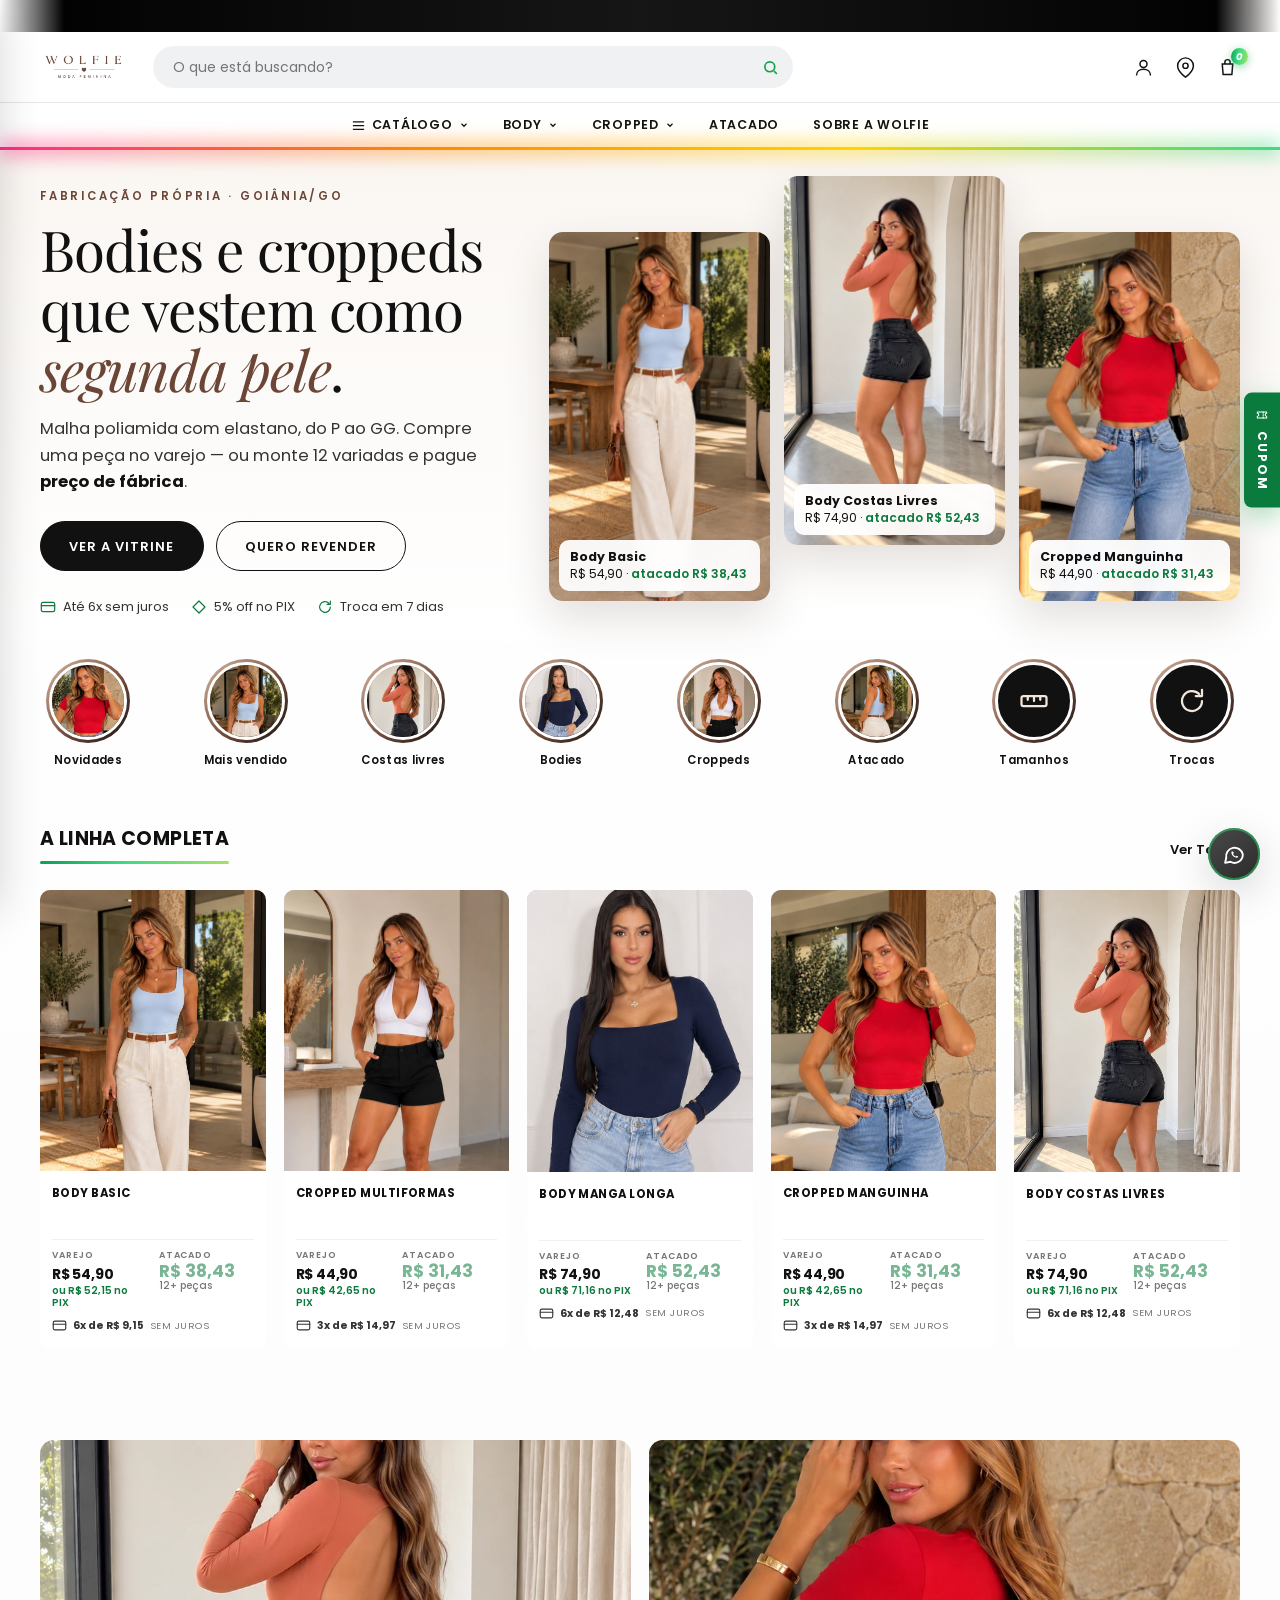
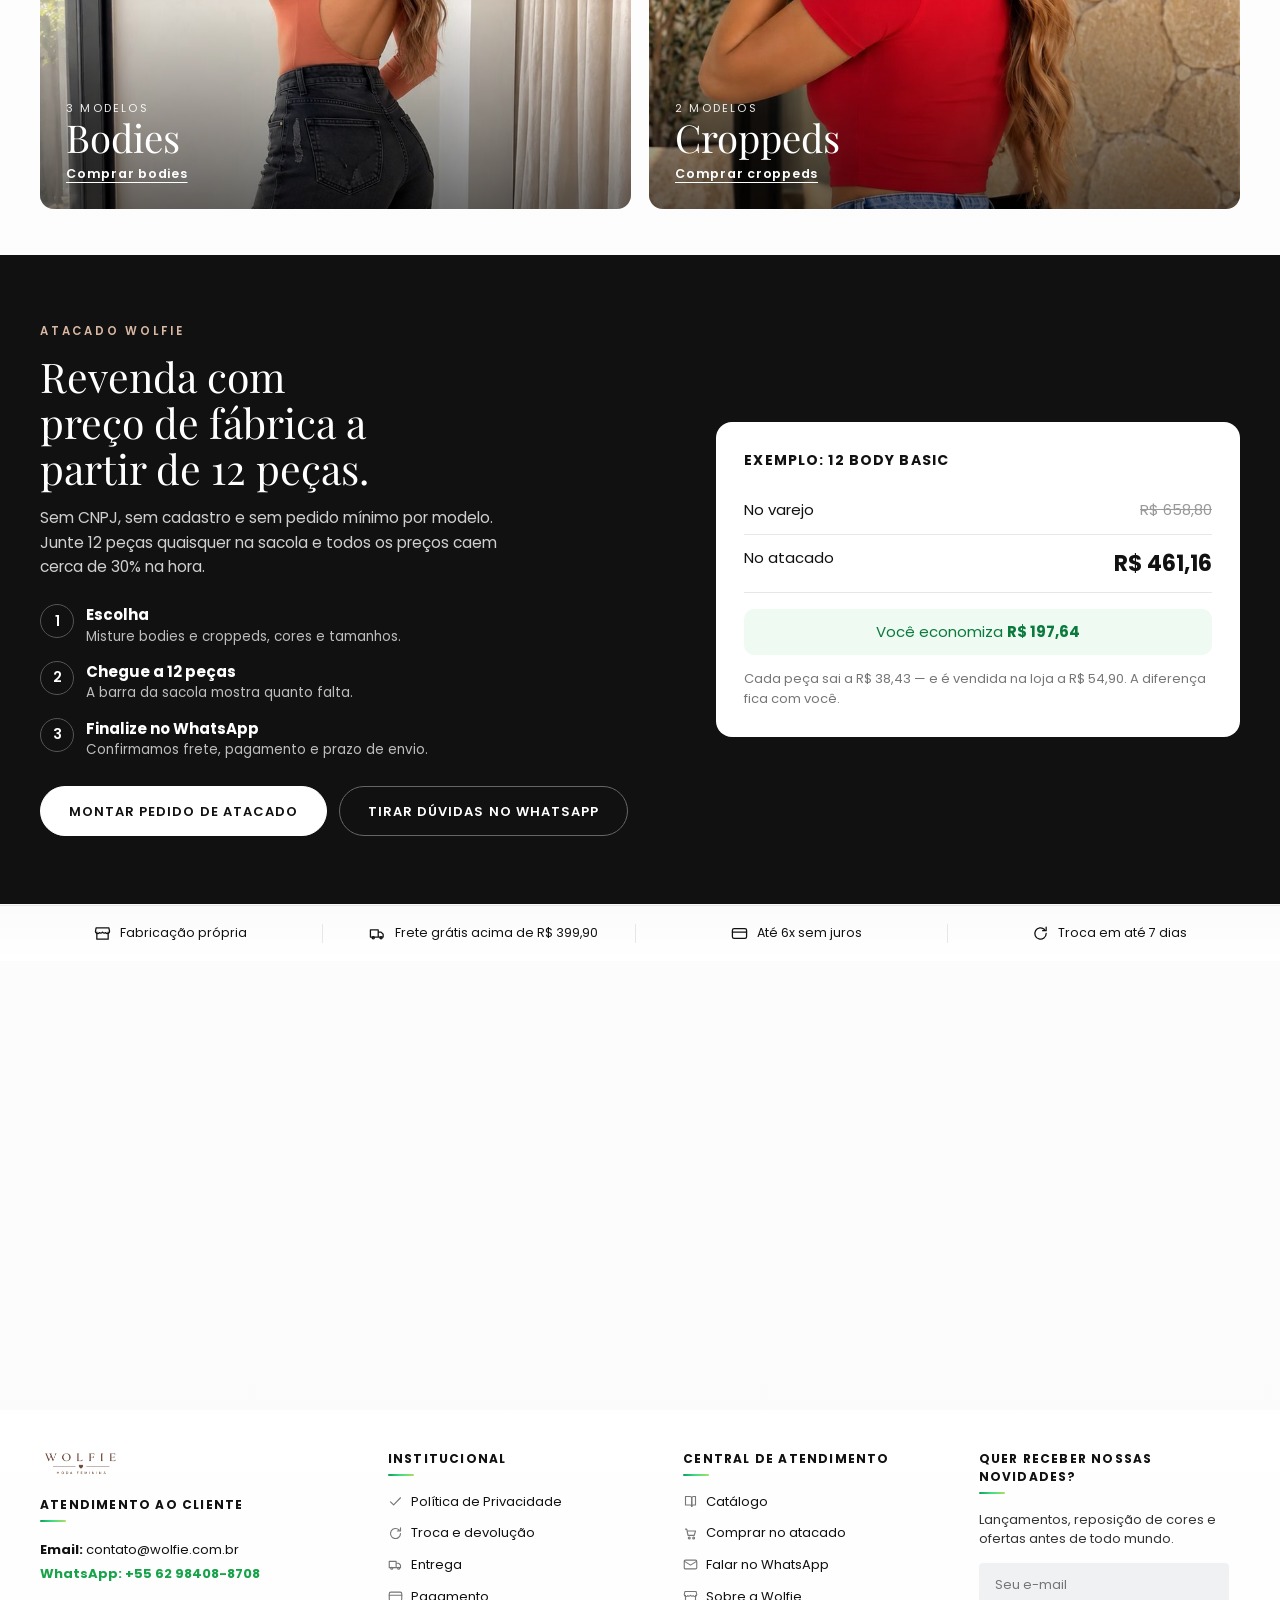
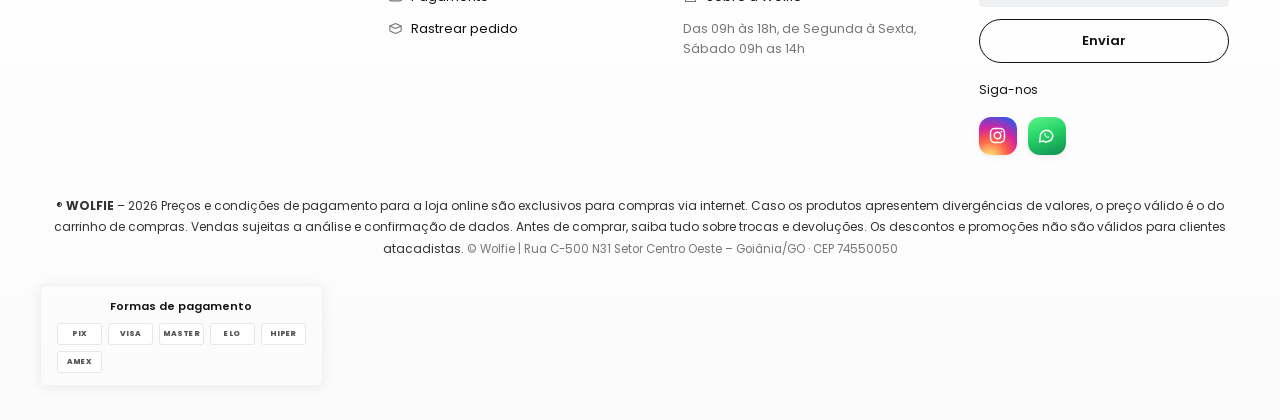
<file: index.html>
<!DOCTYPE html>
<html lang="pt-BR">
<head>
<meta charset="utf-8">
<meta name="viewport" content="width=device-width, initial-scale=1">
<title>Wolfie — Bodies e Croppeds em Malha Poliamida | Varejo e Atacado</title>
<link rel="preconnect" href="https://fonts.googleapis.com">
<link rel="preconnect" href="https://fonts.gstatic.com" crossorigin>
<link href="https://fonts.googleapis.com/css2?family=Poppins:wght@400;500;600;700;800&family=Playfair+Display:wght@400;500&display=swap" rel="stylesheet">
<link rel="stylesheet" href="assets/css/style.css?v=20261017">
<meta name="description" content="Wolfie — bodies e croppeds em malha poliamida, fabricação própria. Varejo e atacado no mesmo catálogo: preço de fábrica acima de 12 peças variadas.">
<meta name="theme-color" content="#111111">
<meta name="author" content="Wolfie">
<link rel="icon" href="assets/brand/favicon.ico" sizes="any">
<link rel="icon" type="image/png" sizes="32x32" href="assets/brand/icone-32.png">
<link rel="icon" type="image/png" sizes="192x192" href="assets/brand/icone-192.png">
<link rel="apple-touch-icon" href="assets/brand/icone-180.png">
<link rel="manifest" href="site.webmanifest">
<link rel="canonical" href="https://wolfiemoda.com/">
<meta property="og:type" content="website">
<meta property="og:site_name" content="Wolfie">
<meta property="og:locale" content="pt_BR">
<meta property="og:title" content="Wolfie — Bodies e Croppeds">
<meta property="og:description" content="Bodies e croppeds em malha poliamida, fabricação própria. Varejo e atacado no mesmo catálogo.">
<meta property="og:url" content="https://wolfiemoda.com/">
<meta property="og:image" content="https://wolfiemoda.com/assets/og.jpg">
<meta property="og:image:width" content="1200">
<meta property="og:image:height" content="630">
<meta name="twitter:card" content="summary_large_image">
<meta name="twitter:title" content="Wolfie — Bodies e Croppeds">
<meta name="twitter:description" content="Bodies e croppeds em malha poliamida. Varejo e atacado no mesmo catálogo.">
<meta name="twitter:image" content="https://wolfiemoda.com/assets/og.jpg">
<script type="application/ld+json">{"@context": "https://schema.org", "@type": "OnlineStore", "name": "Wolfie", "url": "https://wolfiemoda.com/", "logo": "https://wolfiemoda.com/assets/brand/icone-512.png", "image": "https://wolfiemoda.com/assets/og.jpg", "description": "Bodies e croppeds em malha poliamida. Fabricação própria em Goiânia. Varejo e atacado.", "address": {"@type": "PostalAddress", "streetAddress": "Rua C-500 N31, Setor Centro Oeste", "addressLocality": "Goiânia", "addressRegion": "GO", "postalCode": "74550-050", "addressCountry": "BR"}, "sameAs": ["https://www.instagram.com/usewolfie.br"], "openingHours": "Mo-Fr 09:00-18:00, Sa 09:00-14:00", "currenciesAccepted": "BRL", "paymentAccepted": "PIX, Cartão de crédito, Boleto"}</script>
<script type="application/ld+json">{"@context": "https://schema.org", "@type": "FAQPage", "mainEntity": [{"@type": "Question", "name": "Como funciona o preço de atacado?", "acceptedAnswer": {"@type": "Answer", "text": "Ao somar 12 peças ou mais na sacola, todos os itens passam automaticamente para o preço de fábrica — cerca de 30% abaixo do varejo. Não precisa de CNPJ nem de cadastro."}}, {"@type": "Question", "name": "Posso misturar modelos, cores e tamanhos?", "acceptedAnswer": {"@type": "Answer", "text": "Pode. As 12 peças são variadas: misture bodies e croppeds, em qualquer cor e tamanho."}}, {"@type": "Question", "name": "Como faço o pagamento?", "acceptedAnswer": {"@type": "Answer", "text": "O pedido é finalizado no WhatsApp: PIX com 5% de desconto ou cartão de crédito em até 6x sem juros."}}, {"@type": "Question", "name": "E se não servir?", "acceptedAnswer": {"@type": "Answer", "text": "Você tem até 7 dias corridos após o recebimento para trocar ou devolver, com a peça sem uso e com etiqueta."}}]}</script>
<link rel="preload" as="image" href="assets/img/produtos/body-basic-1.jpg">
</head>
<body>

<!-- ░░ TOPBAR ░░ -->
<div class="topbar">
  <div class="track">
    <span><b>FRETE GRÁTIS</b> (PAC) PARA COMPRAS ACIMA DE R$ 399,90 <b>(VAREJO)</b></span>
    <span><b>ATACADO:</b> PREÇO DE FÁBRICA ACIMA DE 12 PEÇAS VARIADAS</span>
    <span><b>FRETE GRÁTIS</b> (PAC) PARA COMPRAS ACIMA DE R$ 399,90 <b>(VAREJO)</b></span>
    <span><b>ATACADO:</b> PREÇO DE FÁBRICA ACIMA DE 12 PEÇAS VARIADAS</span>
  </div>
</div>

<!-- ░░ HEADER ░░ -->
<header class="header">
  <div class="wrap header__in">
    <button class="burger-mob" data-open-menu aria-label="Menu">
      <svg width="20" height="20" viewBox="0 0 24 24" stroke="currentColor" stroke-width="2" fill="none"><path d="M3 6h18M3 12h18M3 18h18"/></svg>
    </button>
    <a href="index.html" class="logo">
      <img class="logo__word" src="assets/brand/wordmark-flat.png" alt="Wolfie — Moda Feminina" width="86" height="30">
    </a>
    <form class="search" onsubmit="return false">
      <input type="search" placeholder="O que está buscando?" aria-label="Buscar">
      <button aria-label="Buscar">
        <svg width="17" height="17" viewBox="0 0 24 24" stroke="currentColor" stroke-width="2.4" fill="none"><circle cx="11" cy="11" r="7"/><path d="M21 21l-4-4"/></svg>
      </button>
    </form>
    <nav class="icons">
      <a href="https://wa.me/5562984088708?text=Ol%C3%A1%2C%20Wolfie!%20Quero%20acompanhar%20meu%20pedido." target="_blank" rel="noopener noreferrer" aria-label="Meus pedidos (WhatsApp)"><svg width="21" height="21" viewBox="0 0 24 24" stroke="currentColor" stroke-width="1.7" fill="none"><circle cx="12" cy="8" r="4"/><path d="M4 21c0-4.4 3.6-7 8-7s8 2.6 8 7"/></svg></a>
      <a href="sobre.html" aria-label="Sobre a Wolfie"><svg width="21" height="21" viewBox="0 0 24 24" stroke="currentColor" stroke-width="1.7" fill="none"><path d="M21 10c0 7-9 13-9 13s-9-6-9-13a9 9 0 0118 0z"/><circle cx="12" cy="10" r="3"/></svg></a>
      <a href="carrinho.html" aria-label="Sacola"><svg width="21" height="21" viewBox="0 0 24 24" stroke="currentColor" stroke-width="1.7" fill="none"><path d="M6 8h12l-1 12H7L6 8z"/><path d="M9 8V6a3 3 0 016 0v2"/></svg><i class="badge" data-cart-count>0</i></a>
    </nav>
  </div>

  <!-- ░░ NAV ░░ -->
  <div class="nav">
    <div class="wrap nav__in">
      <div class="nav__item">
        <a href="colecao.html" class="nav__burger">
          <svg width="15" height="15" viewBox="0 0 24 24" stroke="currentColor" stroke-width="2" fill="none"><path d="M3 6h18M3 12h18M3 18h18"/></svg>
          Catálogo <svg width="10" height="10" viewBox="0 0 24 24" stroke="currentColor" stroke-width="3" fill="none"><path d="M6 9l6 6 6-6"/></svg>
        </a>
        <div class="drop">
          <a href="produto.html?p=body-basic">Body Basic</a>
          <a href="produto.html?p=cropped-multiformas">Cropped Multiformas</a>
          <a href="produto.html?p=body-manga-longa">Body Manga Longa</a>
          <a href="produto.html?p=cropped-manguinha">Cropped Manguinha</a>
          <a href="produto.html?p=body-costas-livres">Body Costas Livres</a>
        </div>
      </div>
      <div class="nav__item"><a href="colecao.html?q=body">Body <svg width="10" height="10" viewBox="0 0 24 24" stroke="currentColor" stroke-width="3" fill="none"><path d="M6 9l6 6 6-6"/></svg></a>
        <div class="drop"><a href="produto.html?p=body-basic">Body Basic</a><a href="produto.html?p=body-manga-longa">Body Manga Longa</a><a href="produto.html?p=body-costas-livres">Body Costas Livres</a></div>
      </div>
      <div class="nav__item"><a href="colecao.html?q=cropped">Cropped <svg width="10" height="10" viewBox="0 0 24 24" stroke="currentColor" stroke-width="3" fill="none"><path d="M6 9l6 6 6-6"/></svg></a>
        <div class="drop"><a href="produto.html?p=cropped-multiformas">Cropped Multiformas</a><a href="produto.html?p=cropped-manguinha">Cropped Manguinha</a></div>
      </div>
      <div class="nav__item"><a href="index.html#atacado">Atacado</a></div>
      <div class="nav__item"><a href="sobre.html">Sobre a Wolfie</a></div>
    </div>
  </div>
  <div class="rainbow"></div>
</header>

<!-- ░░ BANNER — 3 looks em destaque ░░ -->
<section class="hx">
  <div class="wrap hx__in">
    <div class="hx__copy">
      <p class="hx__eyebrow">Fabricação própria · Goiânia/GO</p>
      <h1 class="hx__title">Bodies e croppeds que vestem como <em>segunda pele</em>.</h1>
      <p class="hx__sub">Malha poliamida com elastano, do P ao GG. Compre uma peça no varejo — ou monte 12 variadas e pague <b>preço de fábrica</b>.</p>
      <div class="hx__ctas">
        <a href="#vitrine" class="hx__btn">Ver a vitrine</a>
        <a href="#atacado" class="hx__btn hx__btn--ghost">Quero revender</a>
      </div>
      <ul class="hx__proof">
        <li><i data-ic="card"></i> Até 6x sem juros</li>
        <li><i data-ic="pix"></i> 5% off no PIX</li>
        <li><i data-ic="refresh"></i> Troca em 7 dias</li>
      </ul>
    </div>
    <div class="hx__looks" aria-label="Looks em destaque">
      <a href="produto.html?p=body-basic" class="look">
        <img src="assets/img/produtos/body-basic-1.jpg" alt="Modelo usando o Body Basic azul bebê com calça de linho" width="900" height="1596" fetchpriority="high">
        <span class="look__tag"><b>Body Basic</b><span>R$ 54,90 · <i>atacado R$ 38,43</i></span></span>
      </a>
      <a href="produto.html?p=body-costas-livres" class="look look--up">
        <img src="assets/img/produtos/body-costas-livres-1.jpg" alt="Costas abertas do Body Costas Livres terracota" width="900" height="1599" fetchpriority="high">
        <span class="look__tag"><b>Body Costas Livres</b><span>R$ 74,90 · <i>atacado R$ 52,43</i></span></span>
      </a>
      <a href="produto.html?p=cropped-manguinha" class="look">
        <img src="assets/img/produtos/cropped-manguinha-1.jpg" alt="Modelo usando o Cropped Manguinha vermelho com jeans" width="900" height="1598" loading="lazy">
        <span class="look__tag"><b>Cropped Manguinha</b><span>R$ 44,90 · <i>atacado R$ 31,43</i></span></span>
      </a>
    </div>
  </div>
</section>

<!-- ░░ DESTAQUES (capas no estilo stories) ░░ -->
<nav class="hl" aria-label="Destaques">
  <div class="wrap">
    <div class="hl__row">
      <a href="produto.html?p=cropped-manguinha" class="hl__i"><span class="hl__ring"><img src="assets/img/destaques/novidades.jpg" alt="" width="240" height="240" loading="lazy"></span><b>Novidades</b></a>
      <a href="produto.html?p=body-basic" class="hl__i"><span class="hl__ring"><img src="assets/img/destaques/mais-vendido.jpg" alt="" width="240" height="240" loading="lazy"></span><b>Mais vendido</b></a>
      <a href="produto.html?p=body-costas-livres" class="hl__i"><span class="hl__ring"><img src="assets/img/destaques/costas-livres.jpg" alt="" width="240" height="240" loading="lazy"></span><b>Costas livres</b></a>
      <a href="colecao.html?q=body" class="hl__i"><span class="hl__ring"><img src="assets/img/destaques/bodies.jpg" alt="" width="240" height="240" loading="lazy"></span><b>Bodies</b></a>
      <a href="colecao.html?q=cropped" class="hl__i"><span class="hl__ring"><img src="assets/img/destaques/croppeds.jpg" alt="" width="240" height="240" loading="lazy"></span><b>Croppeds</b></a>
      <a href="#atacado" class="hl__i"><span class="hl__ring"><img src="assets/img/destaques/atacado.jpg" alt="" width="240" height="240" loading="lazy"></span><b>Atacado</b></a>
      <a href="produto.html?p=body-basic#medidas" class="hl__i"><span class="hl__ring hl__ring--ic"><i data-ic="ruler"></i></span><b>Tamanhos</b></a>
      <a href="sobre.html#troca" class="hl__i"><span class="hl__ring hl__ring--ic"><i data-ic="refresh"></i></span><b>Trocas</b></a>
    </div>
  </div>
</nav>

<!-- ░░ VITRINE — LINHA COMPLETA ░░ -->
<section id="vitrine">
  <div class="wrap">
    <div class="sec-head"><h2 class="sec-title">A linha completa</h2><a href="colecao.html">Ver Todos</a></div>
    <div class="grid grid--5">

      <a class="card" href="produto.html?p=body-basic">
        <div class="card__media"><div class="ph grain g-blue" data-alt="assets/img/produtos/body-basic-2.jpg"><img src="assets/img/produtos/body-basic-1.jpg" alt="BODY BASIC" loading="lazy"></div><span class="card__quick" data-ic="bag" aria-hidden="true"></span></div>
        <div class="card__body"><div class="card__name">BODY BASIC</div>
          <div class="card__prices">
            <div class="card__col"><h6>Varejo</h6><div class="now">R$ 54,90</div><div class="pix">ou R$ 52,15 no PIX</div></div>
            <div class="card__col"><h6>Atacado</h6><div class="lock">R$ 38,43</div><div class="lock-sub">12+ peças</div></div>
          </div>
          <div class="card__inst"><i data-ic="card"></i> <b>6x de R$ 9,15</b> <i>SEM JUROS</i></div>
        </div>
      </a>

      <a class="card" href="produto.html?p=cropped-multiformas">
        <div class="card__media"><div class="ph grain g-stone" data-alt="assets/img/produtos/cropped-multiformas-2.jpg"><img src="assets/img/produtos/cropped-multiformas-1.jpg" alt="CROPPED MULTIFORMAS" loading="lazy"></div><span class="card__quick" data-ic="bag" aria-hidden="true"></span></div>
        <div class="card__body"><div class="card__name">CROPPED MULTIFORMAS</div>
          <div class="card__prices">
            <div class="card__col"><h6>Varejo</h6><div class="now">R$ 44,90</div><div class="pix">ou R$ 42,65 no PIX</div></div>
            <div class="card__col"><h6>Atacado</h6><div class="lock">R$ 31,43</div><div class="lock-sub">12+ peças</div></div>
          </div>
          <div class="card__inst"><i data-ic="card"></i> <b>3x de R$ 14,97</b> <i>SEM JUROS</i></div>
        </div>
      </a>

      <a class="card" href="produto.html?p=body-manga-longa">
        <div class="card__media"><div class="ph grain g-navy" data-alt="assets/img/produtos/body-manga-longa-2.jpg"><img src="assets/img/produtos/body-manga-longa-1.jpg" alt="BODY MANGA LONGA" loading="lazy"></div><span class="card__quick" data-ic="bag" aria-hidden="true"></span></div>
        <div class="card__body"><div class="card__name">BODY MANGA LONGA</div>
          <div class="card__prices">
            <div class="card__col"><h6>Varejo</h6><div class="now">R$ 74,90</div><div class="pix">ou R$ 71,16 no PIX</div></div>
            <div class="card__col"><h6>Atacado</h6><div class="lock">R$ 52,43</div><div class="lock-sub">12+ peças</div></div>
          </div>
          <div class="card__inst"><i data-ic="card"></i> <b>6x de R$ 12,48</b> <i>SEM JUROS</i></div>
        </div>
      </a>

      <a class="card" href="produto.html?p=cropped-manguinha">
        <div class="card__media"><div class="ph grain g-red" data-alt="assets/img/produtos/cropped-manguinha-2.jpg"><img src="assets/img/produtos/cropped-manguinha-1.jpg" alt="CROPPED MANGUINHA" loading="lazy"></div><span class="card__quick" data-ic="bag" aria-hidden="true"></span></div>
        <div class="card__body"><div class="card__name">CROPPED MANGUINHA</div>
          <div class="card__prices">
            <div class="card__col"><h6>Varejo</h6><div class="now">R$ 44,90</div><div class="pix">ou R$ 42,65 no PIX</div></div>
            <div class="card__col"><h6>Atacado</h6><div class="lock">R$ 31,43</div><div class="lock-sub">12+ peças</div></div>
          </div>
          <div class="card__inst"><i data-ic="card"></i> <b>3x de R$ 14,97</b> <i>SEM JUROS</i></div>
        </div>
      </a>

      <a class="card" href="produto.html?p=body-costas-livres">
        <div class="card__media"><div class="ph grain g-peach" data-alt="assets/img/produtos/body-costas-livres-2.jpg"><img src="assets/img/produtos/body-costas-livres-1.jpg" alt="BODY COSTAS LIVRES" loading="lazy"></div><span class="card__quick" data-ic="bag" aria-hidden="true"></span></div>
        <div class="card__body"><div class="card__name">BODY COSTAS LIVRES</div>
          <div class="card__prices">
            <div class="card__col"><h6>Varejo</h6><div class="now">R$ 74,90</div><div class="pix">ou R$ 71,16 no PIX</div></div>
            <div class="card__col"><h6>Atacado</h6><div class="lock">R$ 52,43</div><div class="lock-sub">12+ peças</div></div>
          </div>
          <div class="card__inst"><i data-ic="card"></i> <b>6x de R$ 12,48</b> <i>SEM JUROS</i></div>
        </div>
      </a>

    </div>
  </div>
</section>


<!-- ░░ CATEGORIAS ░░ -->
<section class="cats-sec">
  <div class="wrap">
    <div class="cats">
      <a href="colecao.html?q=body" class="cats__i">
        <img src="assets/img/produtos/body-costas-livres-1.jpg" alt="Costas abertas do Body Costas Livres terracota" loading="lazy" width="900" height="1599">
        <div class="cats__ov"><span>3 modelos</span><h2>Bodies</h2><u>Comprar bodies</u></div>
      </a>
      <a href="colecao.html?q=cropped" class="cats__i">
        <img src="assets/img/produtos/cropped-manguinha-2.jpg" alt="Costas do Cropped Manguinha vermelho com jeans" loading="lazy" width="900" height="1597">
        <div class="cats__ov"><span>2 modelos</span><h2>Croppeds</h2><u>Comprar croppeds</u></div>
      </a>
    </div>
  </div>
</section>

<!-- ░░ ATACADO / REVENDA ░░ -->
<section class="ws" id="atacado">
  <div class="wrap ws__in">
    <div class="ws__copy">
      <p class="hx__eyebrow">Atacado Wolfie</p>
      <h2 class="ws__title">Revenda com preço de fábrica a partir de 12 peças.</h2>
      <p class="ws__sub">Sem CNPJ, sem cadastro e sem pedido mínimo por modelo. Junte 12 peças quaisquer na sacola e todos os preços caem cerca de 30% na hora.</p>
      <ol class="ws__steps">
        <li><b>Escolha</b><span>Misture bodies e croppeds, cores e tamanhos.</span></li>
        <li><b>Chegue a 12 peças</b><span>A barra da sacola mostra quanto falta.</span></li>
        <li><b>Finalize no WhatsApp</b><span>Confirmamos frete, pagamento e prazo de envio.</span></li>
      </ol>
      <div class="hx__ctas">
        <a href="colecao.html" class="hx__btn">Montar pedido de atacado</a>
        <a href="https://wa.me/5562984088708?text=Ol%C3%A1%2C%20Wolfie!%20Quero%20saber%20mais%20sobre%20o%20atacado%20para%20revenda." target="_blank" rel="noopener noreferrer" class="hx__btn hx__btn--ghost" data-track="contact_atacado">Tirar dúvidas no WhatsApp</a>
      </div>
    </div>
    <div class="ws__calc" aria-label="Exemplo de economia no atacado">
      <h3>Exemplo: 12 Body Basic</h3>
      <div class="ws__row"><span>No varejo</span><s>R$ 658,80</s></div>
      <div class="ws__row ws__row--hl"><span>No atacado</span><b>R$ 461,16</b></div>
      <div class="ws__save">Você economiza <b>R$ 197,64</b></div>
      <p>Cada peça sai a R$ 38,43 — e é vendida na loja a R$ 54,90. A diferença fica com você.</p>
    </div>
  </div>
</section>

<!-- ░░ BENEFÍCIOS ░░ -->
<div class="perks">
  <div class="wrap perks__in">
    <div class="perks__i"><i data-ic="store"></i> Fabricação própria</div>
    <div class="perks__i"><i data-ic="truck"></i> Frete grátis acima de R$ 399,90</div>
    <div class="perks__i"><i data-ic="card"></i> Até 6x sem juros</div>
    <div class="perks__i"><i data-ic="refresh"></i> Troca em até 7 dias</div>
  </div>
</div>

<!-- ░░ FAQ ░░ -->
<section class="faq">
  <div class="wrap faq__in">
    <h2 class="sec-title">Dúvidas frequentes</h2>
    <div class="faq__list">
      <details><summary>Como funciona o preço de atacado?</summary><p>Ao somar 12 peças ou mais na sacola, todos os itens passam automaticamente para o preço de fábrica — cerca de 30% abaixo do varejo. Não precisa de CNPJ nem de cadastro.</p></details>
      <details><summary>Posso misturar modelos, cores e tamanhos?</summary><p>Pode. As 12 peças são variadas: misture bodies e croppeds, em qualquer cor e tamanho.</p></details>
      <details><summary>Qual tamanho devo escolher?</summary><p>A modelagem veste do 36 ao 44 (P ao GG). Na página de cada peça tem a tabela de medidas de busto, cintura e quadril. Na dúvida entre dois tamanhos, fale com a gente no WhatsApp.</p></details>
      <details><summary>Como faço o pagamento?</summary><p>O pedido é finalizado no WhatsApp: PIX com 5% de desconto ou cartão de crédito em até 6x sem juros.</p></details>
      <details><summary>Qual o prazo de entrega?</summary><p>Enviamos pelos Correios a partir de Goiânia/GO. Calcule prazo e valor pelo CEP na página do produto ou na sacola. Acima de R$ 399,90 o PAC é grátis; em Goiânia dá para retirar na fábrica.</p></details>
      <details><summary>E se não servir?</summary><p>Você tem até 7 dias corridos após o recebimento para trocar ou devolver, com a peça sem uso e com etiqueta. É só chamar no WhatsApp.</p></details>
    </div>
  </div>
</section>

<!-- ░░ FOOTER ░░ -->
<footer class="footer">
  <div class="wrap">
    <div class="footer__cols">
      <div>
        <a href="index.html" class="logo" style="margin-bottom:18px"><img class="logo__word" src="assets/brand/wordmark-flat.png" alt="Wolfie — Moda Feminina" width="86" height="30"></a>
        <h5>Atendimento ao cliente</h5>
        <p class="mail"><b>Email:</b> contato@wolfie.com.br<br>
        <b class="wpp">WhatsApp:</b> <span class="wpp">+55 62 98408-8708</span></p>
      </div>
      <div>
        <h5>Institucional</h5>
        <ul>
          <li><a href="sobre.html#privacidade"><i data-ic="check"></i> Política de Privacidade</a></li>
          <li><a href="sobre.html#troca"><i data-ic="refresh"></i> Troca e devolução</a></li>
          <li><a href="sobre.html#entrega"><i data-ic="truck"></i> Entrega</a></li>
          <li><a href="sobre.html#pagamento"><i data-ic="card"></i> Pagamento</a></li>
          <li><a href="https://wa.me/5562984088708?text=Ol%C3%A1%2C%20Wolfie!%20Quero%20rastrear%20meu%20pedido." target="_blank" rel="noopener noreferrer"><i data-ic="box"></i> Rastrear pedido</a></li>
        </ul>
      </div>
      <div>
        <h5>Central de atendimento</h5>
        <ul>
          <li><a href="colecao.html"><i data-ic="book"></i> Catálogo</a></li>
          <li><a href="index.html#atacado"><i data-ic="cart"></i> Comprar no atacado</a></li>
          <li><a href="https://wa.me/5562984088708" target="_blank" rel="noopener noreferrer"><i data-ic="mail"></i> Falar no WhatsApp</a></li>
          <li><a href="sobre.html"><i data-ic="store"></i> Sobre a Wolfie</a></li>
        </ul>
        <p style="font-size:12.5px;color:var(--muted);line-height:1.6">Das 09h às 18h, de Segunda à Sexta,<br>Sábado 09h as 14h</p>
      </div>
      <div class="news">
        <h5>Quer receber nossas novidades?</h5>
        <p style="font-size:13px;color:var(--ink-2);margin-bottom:14px">Lançamentos, reposição de cores e ofertas antes de todo mundo.</p>
        <input type="email" placeholder="Seu e-mail" aria-label="E-mail" data-news><button type="button" data-news-btn>Enviar</button>
        <p style="font-size:12px;margin-top:18px">Siga-nos</p>
        <div class="social"><a class="social__ig" href="https://www.instagram.com/usewolfie.br" target="_blank" rel="noopener noreferrer" aria-label="Instagram da Wolfie" data-ic="ig"></a><a class="social__wa" href="https://wa.me/5562984088708" target="_blank" rel="noopener noreferrer" aria-label="WhatsApp da Wolfie" data-ic="wpp"></a></div>
      </div>
    </div>

    <p class="legal">® <b>WOLFIE</b> – 2026 Preços e condições de pagamento para a loja online são exclusivos para compras via internet. Caso os produtos apresentem divergências de valores, o preço válido é o do carrinho de compras. Vendas sujeitas a análise e confirmação de dados. Antes de comprar, saiba tudo sobre trocas e devoluções. Os descontos e promoções não são válidos para clientes atacadistas.
      <span class="cnpj">© Wolfie | Rua C-500 N31 Setor Centro Oeste – Goiânia/GO · CEP 74550050</span>
    </p>

    <div class="seals">
      <div class="seals__box">
        <h6>Formas de pagamento</h6>
        <div class="pays">
          <span class="pay">PIX</span><span class="pay">VISA</span><span class="pay">MASTER</span><span class="pay">ELO</span><span class="pay">HIPER</span><span class="pay">AMEX</span>
        </div>
      </div>
    </div>
  </div>
</footer>

<!-- ░░ FLUTUANTES ░░ -->
<a href="#" class="coupon-tab"><i data-ic="ticket"></i> CUPOM</a>
<a href="https://wa.me/5562984088708" target="_blank" rel="noopener noreferrer" class="wpp-float" aria-label="Falar no WhatsApp"><i data-ic="wpp"></i></a>
<div class="chat-bubble">•••</div>

<!-- ░░ DRAWER MOBILE ░░ -->
<div class="scrim" id="scrim"></div>
<aside class="drawer" id="drawer">
  <div class="drawer__h">
    <span class="logo"><img class="logo__word" src="assets/brand/wordmark-flat.png" alt="Wolfie — Moda Feminina" width="86" height="30"></span>
    <button data-close-menu style="font-size:22px" aria-label="Fechar menu">×</button>
  </div>
  <div class="drawer__l">
    <a href="colecao.html">Catálogo completo <span>›</span></a>
    <a href="colecao.html?q=body">Bodies <span>›</span></a>
    <a href="colecao.html?q=cropped">Croppeds <span>›</span></a>
    <a href="index.html#atacado">Comprar no atacado <span>›</span></a>
    <a href="sobre.html">Sobre a Wolfie <span>›</span></a>
    <a href="sobre.html#troca">Troca e devolução <span>›</span></a>
    <a href="https://wa.me/5562984088708" target="_blank" rel="noopener noreferrer">Falar no WhatsApp <span>›</span></a>
  </div>
</aside>

<script defer src="assets/js/analytics.js?v=20261017"></script>
<script defer src="assets/js/app.js?v=20261017"></script>
<script defer src="assets/js/shop.js?v=20261017"></script>
</body>
</html>
</file>
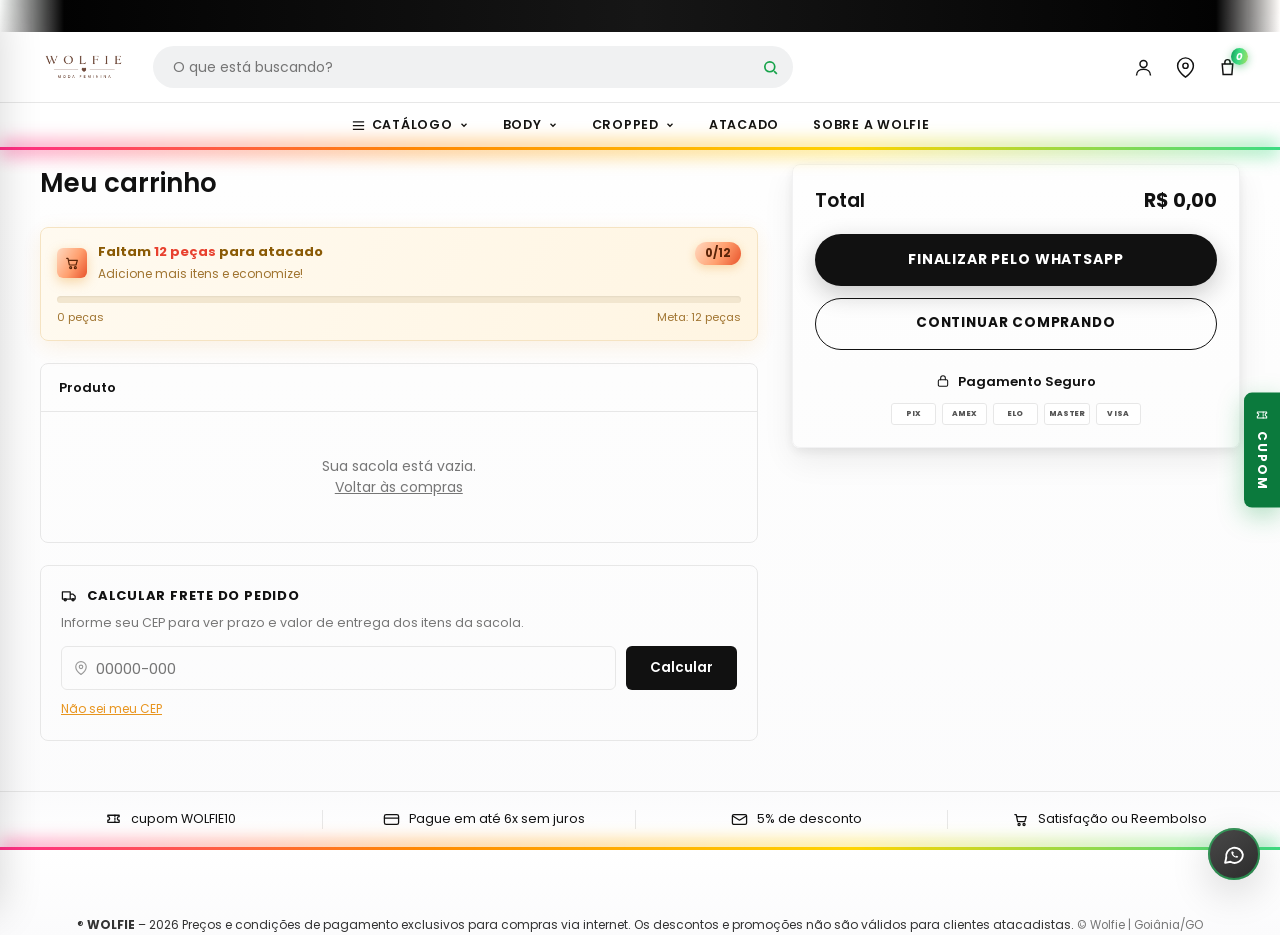
<file: carrinho.html>
<!DOCTYPE html>
<html lang="pt-BR">
<head>
<meta charset="utf-8">
<meta name="viewport" content="width=device-width, initial-scale=1">
<title>Meu carrinho — Wolfie</title>
<link rel="preconnect" href="https://fonts.googleapis.com">
<link rel="preconnect" href="https://fonts.gstatic.com" crossorigin>
<link href="https://fonts.googleapis.com/css2?family=Poppins:wght@400;500;600;700;800&family=Playfair+Display:wght@400;500&display=swap" rel="stylesheet">
<link rel="stylesheet" href="assets/css/style.css?v=20261017">
<meta name="description" content="Complete 12 peças variadas e libere o preço de fábrica.">
<meta name="robots" content="noindex, follow">
<meta name="theme-color" content="#111111">
<meta name="author" content="Wolfie">
<link rel="icon" href="assets/brand/favicon.ico" sizes="any">
<link rel="icon" type="image/png" sizes="32x32" href="assets/brand/icone-32.png">
<link rel="icon" type="image/png" sizes="192x192" href="assets/brand/icone-192.png">
<link rel="apple-touch-icon" href="assets/brand/icone-180.png">
<link rel="manifest" href="site.webmanifest">
<link rel="canonical" href="https://wolfiemoda.com/carrinho.html">
<meta property="og:type" content="website">
<meta property="og:site_name" content="Wolfie">
<meta property="og:locale" content="pt_BR">
<meta property="og:title" content="Meu carrinho — Wolfie">
<meta property="og:description" content="Complete 12 peças variadas e libere o preço de fábrica.">
<meta property="og:url" content="https://wolfiemoda.com/carrinho.html">
<meta property="og:image" content="https://wolfiemoda.com/assets/og.jpg">
<meta property="og:image:width" content="1200">
<meta property="og:image:height" content="630">
<meta name="twitter:card" content="summary_large_image">
<meta name="twitter:title" content="Meu carrinho — Wolfie">
<meta name="twitter:description" content="Complete 12 peças variadas e libere o preço de fábrica.">
<meta name="twitter:image" content="https://wolfiemoda.com/assets/og.jpg">
</head>
<body>

<div class="topbar">
  <div class="track">
    <span><b>FRETE GRÁTIS</b> (PAC) PARA COMPRAS ACIMA DE R$ 399,90 <b>(VAREJO)</b></span>
    <span><b>ATACADO:</b> PREÇO DE FÁBRICA ACIMA DE 12 PEÇAS VARIADAS</span>
    <span><b>FRETE GRÁTIS</b> (PAC) PARA COMPRAS ACIMA DE R$ 399,90 <b>(VAREJO)</b></span>
    <span><b>ATACADO:</b> PREÇO DE FÁBRICA ACIMA DE 12 PEÇAS VARIADAS</span>
  </div>
</div>

<header class="header">
  <div class="wrap header__in">
    <button class="burger-mob" data-open-menu aria-label="Menu"><svg width="20" height="20" viewBox="0 0 24 24" stroke="currentColor" stroke-width="2" fill="none"><path d="M3 6h18M3 12h18M3 18h18"/></svg></button>
    <a href="index.html" class="logo"><img class="logo__word" src="assets/brand/wordmark-flat.png" alt="Wolfie — Moda Feminina" width="86" height="30"></a>
    <form class="search" onsubmit="return false">
      <input type="search" placeholder="O que está buscando?" aria-label="Buscar">
      <button aria-label="Buscar"><svg width="17" height="17" viewBox="0 0 24 24" stroke="currentColor" stroke-width="2.4" fill="none"><circle cx="11" cy="11" r="7"/><path d="M21 21l-4-4"/></svg></button>
    </form>
    <nav class="icons">
      <a href="https://wa.me/5562984088708?text=Ol%C3%A1%2C%20Wolfie!%20Quero%20acompanhar%20meu%20pedido." target="_blank" rel="noopener noreferrer" aria-label="Meus pedidos (WhatsApp)"><svg width="21" height="21" viewBox="0 0 24 24" stroke="currentColor" stroke-width="1.7" fill="none"><circle cx="12" cy="8" r="4"/><path d="M4 21c0-4.4 3.6-7 8-7s8 2.6 8 7"/></svg></a>
      <a href="sobre.html" aria-label="Sobre a Wolfie"><svg width="21" height="21" viewBox="0 0 24 24" stroke="currentColor" stroke-width="1.7" fill="none"><path d="M21 10c0 7-9 13-9 13s-9-6-9-13a9 9 0 0118 0z"/><circle cx="12" cy="10" r="3"/></svg></a>
      <a href="carrinho.html" aria-label="Sacola"><svg width="21" height="21" viewBox="0 0 24 24" stroke="currentColor" stroke-width="1.7" fill="none"><path d="M6 8h12l-1 12H7L6 8z"/><path d="M9 8V6a3 3 0 016 0v2"/></svg><i class="badge" data-cart-count>0</i></a>
    </nav>
  </div>
  <div class="nav">
    <div class="wrap nav__in">
      <div class="nav__item">
        <a href="colecao.html" class="nav__burger">
          <svg width="15" height="15" viewBox="0 0 24 24" stroke="currentColor" stroke-width="2" fill="none"><path d="M3 6h18M3 12h18M3 18h18"/></svg>
          Catálogo <svg width="10" height="10" viewBox="0 0 24 24" stroke="currentColor" stroke-width="3" fill="none"><path d="M6 9l6 6 6-6"/></svg>
        </a>
        <div class="drop">
          <a href="produto.html?p=body-basic">Body Basic</a>
          <a href="produto.html?p=cropped-multiformas">Cropped Multiformas</a>
          <a href="produto.html?p=body-manga-longa">Body Manga Longa</a>
          <a href="produto.html?p=cropped-manguinha">Cropped Manguinha</a>
          <a href="produto.html?p=body-costas-livres">Body Costas Livres</a>
        </div>
      </div>
      <div class="nav__item"><a href="colecao.html?q=body">Body <svg width="10" height="10" viewBox="0 0 24 24" stroke="currentColor" stroke-width="3" fill="none"><path d="M6 9l6 6 6-6"/></svg></a>
        <div class="drop"><a href="produto.html?p=body-basic">Body Basic</a><a href="produto.html?p=body-manga-longa">Body Manga Longa</a><a href="produto.html?p=body-costas-livres">Body Costas Livres</a></div>
      </div>
      <div class="nav__item"><a href="colecao.html?q=cropped">Cropped <svg width="10" height="10" viewBox="0 0 24 24" stroke="currentColor" stroke-width="3" fill="none"><path d="M6 9l6 6 6-6"/></svg></a>
        <div class="drop"><a href="produto.html?p=cropped-multiformas">Cropped Multiformas</a><a href="produto.html?p=cropped-manguinha">Cropped Manguinha</a></div>
      </div>
      <div class="nav__item"><a href="index.html#atacado">Atacado</a></div>
      <div class="nav__item"><a href="sobre.html">Sobre a Wolfie</a></div>
    </div>
  </div>
  <div class="rainbow"></div>
</header>

<main class="wrap cart">
  <div>
    <h1>Meu carrinho</h1>

    <!-- barra de progresso do atacado -->
    <div class="wholesale" id="wholesale">
      <span class="wholesale__count" id="w-count">0/12</span>
      <div class="wholesale__top">
        <span class="wholesale__ic" data-ic="cart"></span>
        <div class="wholesale__txt">
          <b id="w-txt">Faltam <i>12 peças</i> para atacado</b>
          <span id="w-sub">Adicione mais itens e economize!</span>
        </div>
      </div>
      <div class="bar"><i id="w-bar"></i></div>
      <div class="wholesale__meta"><span id="w-now">0 peças</span><span>Meta: 12 peças</span></div>
    </div>

    <div class="cart-list">
      <div class="cart-list__h">Produto</div>
      <div id="cart-list"></div>
    </div>

    <div class="box" data-cep data-carrinho>
      <h5><i data-ic="truck"></i> Calcular frete do pedido</h5>
      <p>Informe seu CEP para ver prazo e valor de entrega dos itens da sacola.</p>
      <div class="cep">
        <input type="text" placeholder="00000-000" inputmode="numeric" aria-label="CEP">
        <button>Calcular</button>
      </div>
      <a href="https://buscacepinter.correios.com.br/app/endereco/" target="_blank" rel="noopener noreferrer" class="cep-link">Não sei meu CEP</a>
      <div class="cep-out"></div>
    </div>
  </div>

  <aside class="summary">
    <div class="summary__box">
      <div class="summary__row"><span>Total</span><b data-cart-total>R$ 0,00</b></div>
      <a href="#" data-wpp-checkout><button class="btn-dark">FINALIZAR PELO WHATSAPP</button></a>
      <a href="colecao.html"><button class="btn-ghost">CONTINUAR COMPRANDO</button></a>
      <div class="safe">
        <h6><i data-ic="lock"></i> Pagamento Seguro</h6>
        <div class="pays">
          <span class="pay">PIX</span><span class="pay">AMEX</span><span class="pay">ELO</span><span class="pay">MASTER</span><span class="pay">VISA</span>
        </div>
      </div>
    </div>
  </aside>
</main>

<div class="perks">
  <div class="wrap perks__in">
    <div class="perks__i"><i data-ic="ticket"></i> cupom WOLFIE10</div><div class="perks__i"><i data-ic="card"></i> Pague em até 6x sem juros</div>
    <div class="perks__i"><i data-ic="mail"></i> 5% de desconto</div><div class="perks__i"><i data-ic="cart"></i> Satisfação ou Reembolso</div>
  </div>
</div>
<div class="rainbow"></div>

<footer class="footer">
  <div class="wrap">
    <p class="legal" style="margin-top:24px">® <b>WOLFIE</b> – 2026 Preços e condições de pagamento exclusivos para compras via internet. Os descontos e promoções não são válidos para clientes atacadistas.
    <span class="cnpj">© Wolfie | Goiânia/GO</span></p>
  </div>
</footer>

<!-- ░░ MODAL DE POLÍTICA (dispara ao abrir o carrinho) ░░ -->
<div class="ov" id="policy">
  <div class="modal">
    <button class="x" data-close aria-label="Fechar">×</button>
    <h3>Atenção!</h3>
    <p><i data-ic="info"></i> Política de Troca – Peças Promocionais. As peças adquiridas em promoção, liquidação, ofertas especiais ou campanhas promocionais não estão sujeitas à troca ou devolução por arrependimento, conforme as condições da oferta. Caso o produto apresente defeito de fabricação, a solicitação será analisada de acordo com as normas previstas no Código de Defesa do Consumidor. Ao finalizar sua compra, você declara estar ciente e de acordo com esta política.</p>
    <button class="ok" data-close>Entendi</button>
  </div>
</div>

<a href="#" class="coupon-tab"><i data-ic="ticket"></i> CUPOM</a>
<a href="https://wa.me/5562984088708" target="_blank" rel="noopener noreferrer" class="wpp-float" aria-label="Falar no WhatsApp"><i data-ic="wpp"></i></a>

<div class="scrim" id="scrim"></div>
<aside class="drawer" id="drawer">
  <div class="drawer__h"><span class="logo"><img class="logo__word" src="assets/brand/wordmark-flat.png" alt="Wolfie — Moda Feminina" width="86" height="30"></span><button data-close-menu style="font-size:22px" aria-label="Fechar menu">×</button></div>
  <div class="drawer__l">
    <a href="colecao.html">Catálogo completo <span>›</span></a>
    <a href="colecao.html?q=body">Bodies <span>›</span></a>
    <a href="colecao.html?q=cropped">Croppeds <span>›</span></a>
    <a href="index.html#atacado">Comprar no atacado <span>›</span></a>
    <a href="sobre.html">Sobre a Wolfie <span>›</span></a>
    <a href="sobre.html#troca">Troca e devolução <span>›</span></a>
    <a href="https://wa.me/5562984088708" target="_blank" rel="noopener noreferrer">Falar no WhatsApp <span>›</span></a>
  </div>
</aside>

<script defer src="assets/js/analytics.js?v=20261017"></script>
<script defer src="assets/js/app.js?v=20261017"></script>
<script defer src="assets/js/shop.js?v=20261017"></script>
<script defer src="assets/js/frete.js?v=20261017"></script>
</body>
</html>
</file>
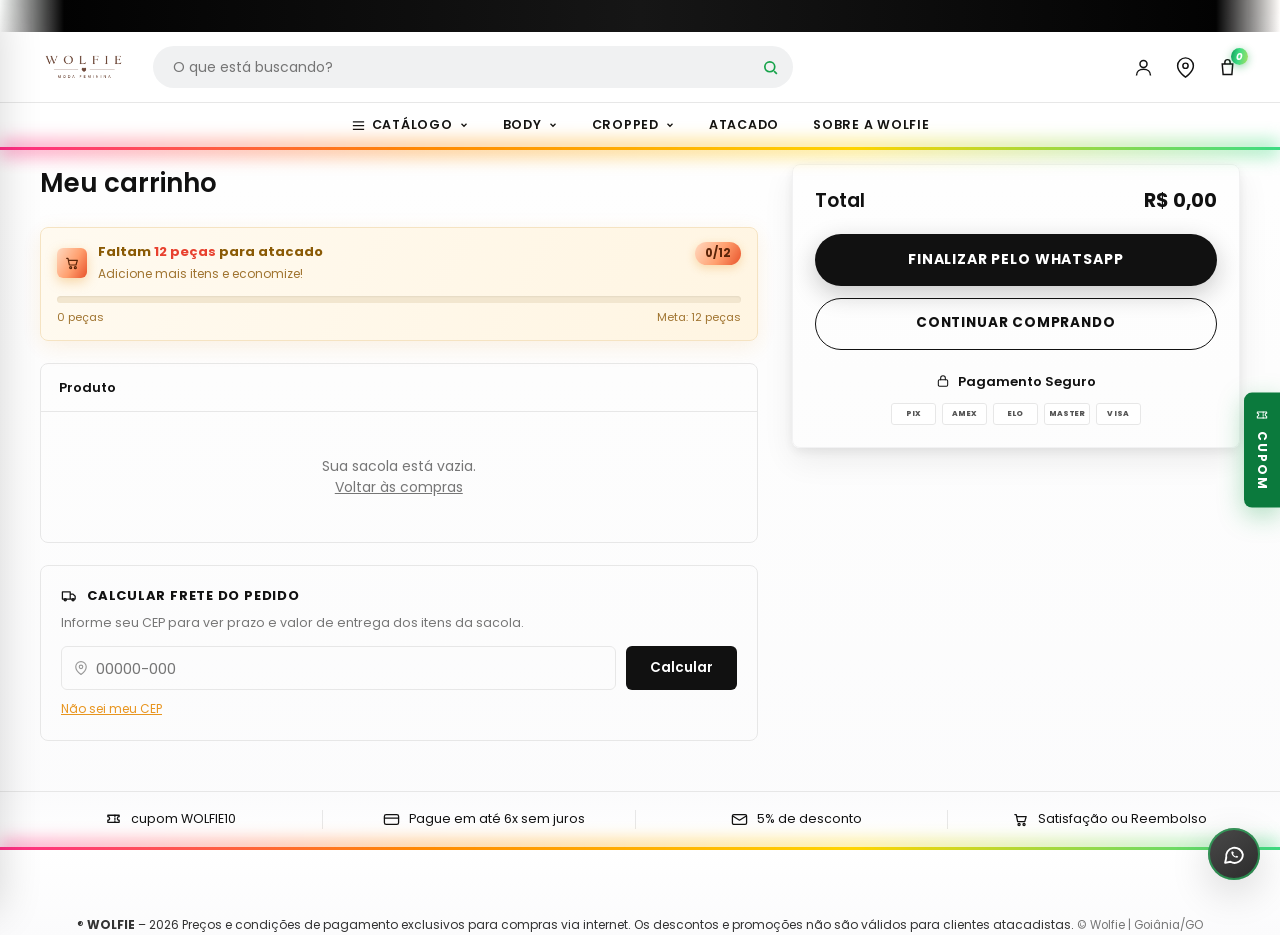
<file: checkout.html>
<!DOCTYPE html>
<html lang="pt-BR">
<head>
<meta http-equiv="refresh" content="0; url=carrinho.html">
<script>location.replace("carrinho.html")</script>
<meta charset="utf-8">
<meta name="viewport" content="width=device-width, initial-scale=1">
<title>Checkout — Wolfie</title>
<link rel="preconnect" href="https://fonts.googleapis.com">
<link rel="preconnect" href="https://fonts.gstatic.com" crossorigin>
<link href="https://fonts.googleapis.com/css2?family=Poppins:wght@400;500;600;700;800&display=swap" rel="stylesheet">
<link rel="stylesheet" href="assets/css/style.css?v=20261017">
<meta name="description" content="Finalize sua compra com segurança. PIX com 5% de desconto.">
<meta name="robots" content="noindex, follow">
<meta name="theme-color" content="#111111">
<meta name="author" content="Wolfie">
<link rel="icon" href="assets/brand/favicon.ico" sizes="any">
<link rel="icon" type="image/png" sizes="32x32" href="assets/brand/icone-32.png">
<link rel="icon" type="image/png" sizes="192x192" href="assets/brand/icone-192.png">
<link rel="apple-touch-icon" href="assets/brand/icone-180.png">
<link rel="manifest" href="site.webmanifest">
<link rel="canonical" href="https://wolfiemoda.com/checkout.html">
<meta property="og:type" content="website">
<meta property="og:site_name" content="Wolfie">
<meta property="og:locale" content="pt_BR">
<meta property="og:title" content="Checkout — Wolfie">
<meta property="og:description" content="Finalize sua compra com segurança. PIX com 5% de desconto.">
<meta property="og:url" content="https://wolfiemoda.com/checkout.html">
<meta property="og:image" content="https://wolfiemoda.com/assets/og.jpg">
<meta property="og:image:width" content="1200">
<meta property="og:image:height" content="630">
<meta name="twitter:card" content="summary_large_image">
<meta name="twitter:title" content="Checkout — Wolfie">
<meta name="twitter:description" content="Finalize sua compra com segurança. PIX com 5% de desconto.">
<meta name="twitter:image" content="https://wolfiemoda.com/assets/og.jpg">
</head>
<body class="checkout">

<header class="ck-head">
  <div class="wrap ck-head__in">
    <a href="index.html" class="logo"><img class="logo__word" src="assets/brand/wordmark-flat.png" alt="Wolfie — Moda Feminina" width="86" height="30"></a>
    <span class="ck-safe"><i data-ic="shield"></i> Compra 100% Segura</span>
  </div>
</header>

<!-- estado 1: carregando -->
<div class="ck-loading" id="ck-loading">
  <div class="spin"></div>
  <p>Carregando checkout...</p>
</div>

<!-- estado 2: checkout -->
<main class="wrap ck-body" id="ck-body">

  <div class="ck-steps">
    <div class="is-on"><i>1</i> Dados</div><u></u>
    <div><i>2</i> Endereço</div><u></u>
    <div><i>3</i> Entrega</div><u></u>
    <div><i>4</i> Pagar</div>
  </div>

  <div class="ck-grid">

    <!-- coluna esquerda -->
    <section class="ck-card">
      <h3><i>1</i> Identificação</h3>
      <p>Utilizamos seu e-mail para: identificar seu perfil, histórico de compra, notificação de pedidos e carrinho de compras.</p>

      <div class="seg">
        <button class="is-on" data-type="pf"><i data-ic="user"></i> Pessoa física</button>
        <button data-type="pj"><i data-ic="building"></i> Pessoa jurídica</button>
      </div>

      <div class="fld">
        <label id="name-label">Nome completo</label>
        <input type="text" placeholder="Digite seu nome completo">
      </div>

      <div class="fld-row">
        <div class="fld"><label>E-mail</label><input type="email" placeholder="Digite seu e-mail"></div>
        <div class="fld"><label id="doc-label">CPF</label><input type="text" id="doc-input" placeholder="000.000.000-00"></div>
      </div>

      <div class="fld">
        <label>Celular / WhatsApp</label>
        <div class="fld-phone"><span>+55</span><input type="tel" placeholder="(00) 00000-0000"></div>
      </div>

      <div class="ck-note"><i data-ic="percent"></i> <span>Você ganhou <b>5% de desconto</b> pagando com Pix</span></div>

      <div class="ck-remember">
        <i></i>
        <div><b>Lembrar meus dados</b><span>Salvar meus dados neste dispositivo para preencher automaticamente nas próximas compras</span></div>
      </div>
    </section>

    <!-- coluna direita: resumo -->
    <aside class="ck-card ck-sum">
      <h4>Resumo</h4>

      <label>Tem um cupom?</label>
      <div class="ck-coupon">
        <input type="text" id="coupon-input" placeholder="Código do cupom">
        <button>APLICAR</button>
      </div>

      <label>Anotação da compra <span style="color:var(--muted)">(opcional)</span></label>
      <textarea id="ck-note" maxlength="300" placeholder="Deixe uma observação sobre sua compra."></textarea>
      <p class="cnt" id="ck-cnt">0/300 caracteres</p>

      <div class="ck-line"><span>Produtos</span><span id="ck-sub">R$ 0,00</span></div>
      <div class="ck-line" id="ck-disc" style="display:none;color:var(--green)"><span>Cupom WOLFIE10</span><span>– R$ 0,00</span></div>
      <div class="ck-total"><span>Total</span><span id="ck-tot">R$ 0,00</span></div>

      <div class="ck-prods">
        <h5 id="ck-count">Produtos (0)</h5>
        <div id="ck-prods"></div>
      </div>
    </aside>
  </div>
</main>

<!-- pop-up de cupom -->
<div class="ov" id="pop-coupon">
  <div class="modal pop">
    <button class="x" data-close aria-label="Fechar">×</button>
    <h3>🎉 Cupom disponível!</h3>
    <p>O cupom <b>WOLFIE10</b> está disponível e dá 10% de desconto. Deseja aplicar?</p>
    <div class="pop__row">
      <button class="pop__no" data-close>Não, obrigado</button>
      <button class="pop__yes" id="apply-coupon">Aplicar cupom</button>
    </div>
  </div>
</div>

<script defer src="assets/js/analytics.js?v=20261017"></script>
<script defer src="assets/js/app.js?v=20261017"></script>
<script defer src="assets/js/shop.js?v=20261017"></script>
</body>
</html>
</file>
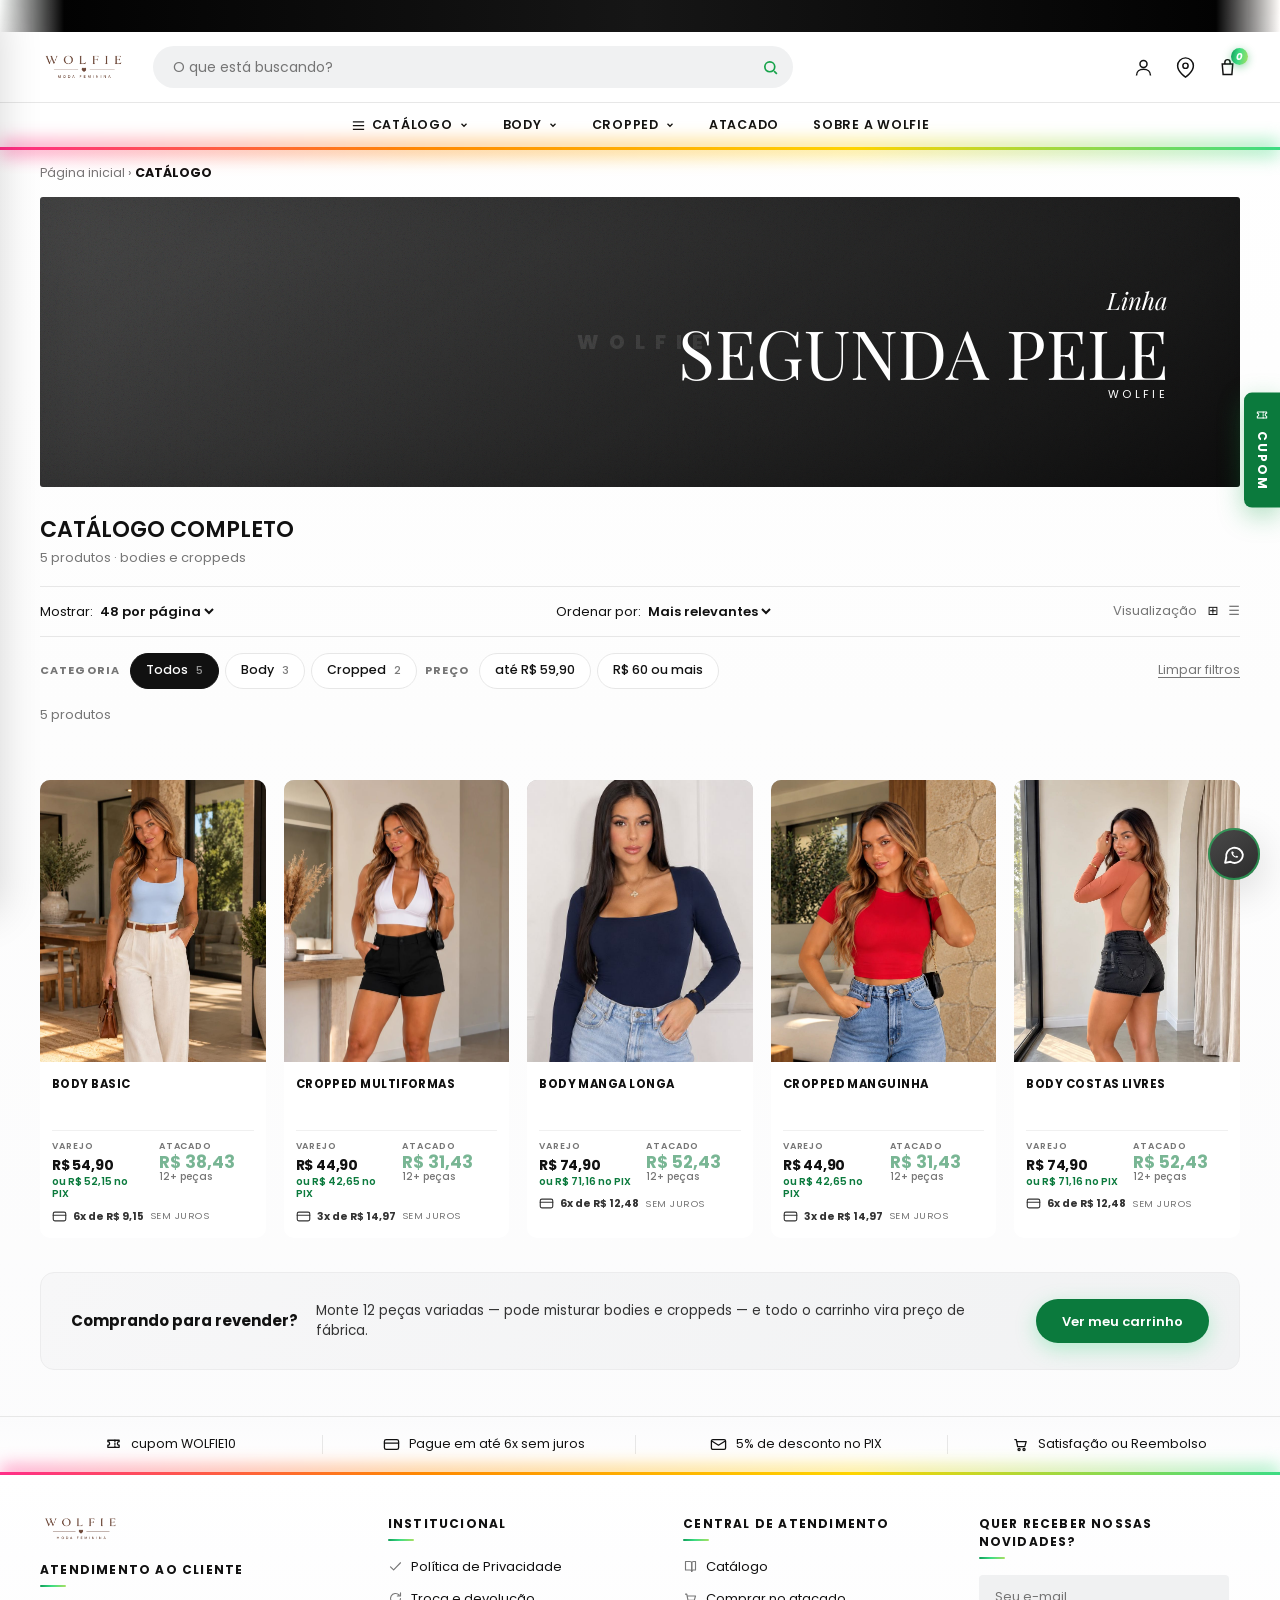
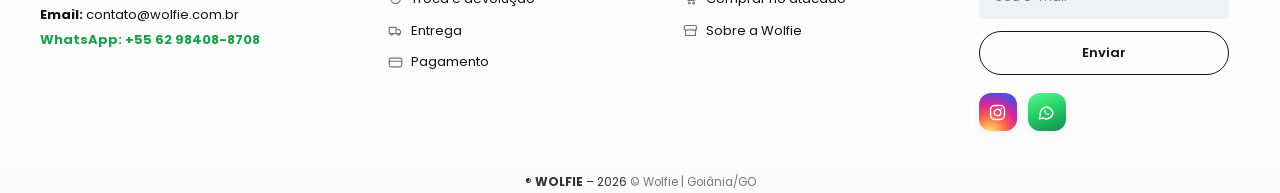
<file: colecao.html>
<!DOCTYPE html>
<html lang="pt-BR">
<head>
<meta charset="utf-8">
<meta name="viewport" content="width=device-width, initial-scale=1">
<title>Catálogo completo — Wolfie</title>
<link rel="preconnect" href="https://fonts.googleapis.com">
<link rel="preconnect" href="https://fonts.gstatic.com" crossorigin>
<link href="https://fonts.googleapis.com/css2?family=Poppins:wght@400;500;600;700;800&family=Playfair+Display:wght@400;500&display=swap" rel="stylesheet">
<link rel="stylesheet" href="assets/css/style.css?v=20261017">
<meta name="description" content="Catálogo completo Wolfie: bodies e croppeds em malha poliamida. Varejo e atacado, parcelamento em até 6x sem juros.">
<meta name="theme-color" content="#111111">
<meta name="author" content="Wolfie">
<link rel="icon" href="assets/brand/favicon.ico" sizes="any">
<link rel="icon" type="image/png" sizes="32x32" href="assets/brand/icone-32.png">
<link rel="icon" type="image/png" sizes="192x192" href="assets/brand/icone-192.png">
<link rel="apple-touch-icon" href="assets/brand/icone-180.png">
<link rel="manifest" href="site.webmanifest">
<link rel="canonical" href="https://wolfiemoda.com/colecao.html">
<meta property="og:type" content="website">
<meta property="og:site_name" content="Wolfie">
<meta property="og:locale" content="pt_BR">
<meta property="og:title" content="Catálogo completo — Wolfie">
<meta property="og:description" content="Bodies e croppeds em malha poliamida. Varejo e atacado no mesmo catálogo.">
<meta property="og:url" content="https://wolfiemoda.com/colecao.html">
<meta property="og:image" content="https://wolfiemoda.com/assets/og.jpg">
<meta property="og:image:width" content="1200">
<meta property="og:image:height" content="630">
<meta name="twitter:card" content="summary_large_image">
<meta name="twitter:title" content="Catálogo completo — Wolfie">
<meta name="twitter:description" content="Bodies e croppeds em malha poliamida.">
<meta name="twitter:image" content="https://wolfiemoda.com/assets/og.jpg">
<script type="application/ld+json">{"@context": "https://schema.org", "@type": "ItemList", "name": "Catálogo Wolfie", "numberOfItems": 5, "itemListElement": [{"@type": "ListItem", "position": 1, "item": {"@type": "Product", "name": "Body Basic", "offers": {"@type": "Offer", "price": "79.90", "priceCurrency": "BRL"}}}, {"@type": "ListItem", "position": 2, "item": {"@type": "Product", "name": "Cropped Multiformas", "offers": {"@type": "Offer", "price": "69.90", "priceCurrency": "BRL"}}}, {"@type": "ListItem", "position": 3, "item": {"@type": "Product", "name": "Body com Recorte Quadrado", "offers": {"@type": "Offer", "price": "99.90", "priceCurrency": "BRL"}}}, {"@type": "ListItem", "position": 4, "item": {"@type": "Product", "name": "Cropped Manguinha", "offers": {"@type": "Offer", "price": "74.90", "priceCurrency": "BRL"}}}, {"@type": "ListItem", "position": 5, "item": {"@type": "Product", "name": "Body Costas Livres", "offers": {"@type": "Offer", "price": "94.90", "priceCurrency": "BRL"}}}]}</script>
</head>
<body>

<div class="topbar">
  <div class="track">
    <span><b>FRETE GRÁTIS</b> (PAC) PARA COMPRAS ACIMA DE R$ 399,90 <b>(VAREJO)</b></span>
    <span><b>ATACADO:</b> PREÇO DE FÁBRICA ACIMA DE 12 PEÇAS VARIADAS</span>
    <span><b>FRETE GRÁTIS</b> (PAC) PARA COMPRAS ACIMA DE R$ 399,90 <b>(VAREJO)</b></span>
    <span><b>ATACADO:</b> PREÇO DE FÁBRICA ACIMA DE 12 PEÇAS VARIADAS</span>
  </div>
</div>

<header class="header">
  <div class="wrap header__in">
    <button class="burger-mob" data-open-menu aria-label="Menu"><svg width="20" height="20" viewBox="0 0 24 24" stroke="currentColor" stroke-width="2" fill="none"><path d="M3 6h18M3 12h18M3 18h18"/></svg></button>
    <a href="index.html" class="logo"><img class="logo__word" src="assets/brand/wordmark-flat.png" alt="Wolfie — Moda Feminina" width="86" height="30"></a>
    <form class="search" onsubmit="return false">
      <input type="search" placeholder="O que está buscando?" aria-label="Buscar">
      <button aria-label="Buscar"><svg width="17" height="17" viewBox="0 0 24 24" stroke="currentColor" stroke-width="2.4" fill="none"><circle cx="11" cy="11" r="7"/><path d="M21 21l-4-4"/></svg></button>
    </form>
    <nav class="icons">
      <a href="https://wa.me/5562984088708?text=Ol%C3%A1%2C%20Wolfie!%20Quero%20acompanhar%20meu%20pedido." target="_blank" rel="noopener noreferrer" aria-label="Meus pedidos (WhatsApp)"><svg width="21" height="21" viewBox="0 0 24 24" stroke="currentColor" stroke-width="1.7" fill="none"><circle cx="12" cy="8" r="4"/><path d="M4 21c0-4.4 3.6-7 8-7s8 2.6 8 7"/></svg></a>
      <a href="sobre.html" aria-label="Sobre a Wolfie"><svg width="21" height="21" viewBox="0 0 24 24" stroke="currentColor" stroke-width="1.7" fill="none"><path d="M21 10c0 7-9 13-9 13s-9-6-9-13a9 9 0 0118 0z"/><circle cx="12" cy="10" r="3"/></svg></a>
      <a href="carrinho.html" aria-label="Sacola"><svg width="21" height="21" viewBox="0 0 24 24" stroke="currentColor" stroke-width="1.7" fill="none"><path d="M6 8h12l-1 12H7L6 8z"/><path d="M9 8V6a3 3 0 016 0v2"/></svg><i class="badge" data-cart-count>0</i></a>
    </nav>
  </div>
  <div class="nav">
    <div class="wrap nav__in">
      <div class="nav__item">
        <a href="colecao.html" class="nav__burger">
          <svg width="15" height="15" viewBox="0 0 24 24" stroke="currentColor" stroke-width="2" fill="none"><path d="M3 6h18M3 12h18M3 18h18"/></svg>
          Catálogo <svg width="10" height="10" viewBox="0 0 24 24" stroke="currentColor" stroke-width="3" fill="none"><path d="M6 9l6 6 6-6"/></svg>
        </a>
        <div class="drop">
          <a href="produto.html?p=body-basic">Body Basic</a>
          <a href="produto.html?p=cropped-multiformas">Cropped Multiformas</a>
          <a href="produto.html?p=body-manga-longa">Body Manga Longa</a>
          <a href="produto.html?p=cropped-manguinha">Cropped Manguinha</a>
          <a href="produto.html?p=body-costas-livres">Body Costas Livres</a>
        </div>
      </div>
      <div class="nav__item"><a href="colecao.html?q=body">Body <svg width="10" height="10" viewBox="0 0 24 24" stroke="currentColor" stroke-width="3" fill="none"><path d="M6 9l6 6 6-6"/></svg></a>
        <div class="drop"><a href="produto.html?p=body-basic">Body Basic</a><a href="produto.html?p=body-manga-longa">Body Manga Longa</a><a href="produto.html?p=body-costas-livres">Body Costas Livres</a></div>
      </div>
      <div class="nav__item"><a href="colecao.html?q=cropped">Cropped <svg width="10" height="10" viewBox="0 0 24 24" stroke="currentColor" stroke-width="3" fill="none"><path d="M6 9l6 6 6-6"/></svg></a>
        <div class="drop"><a href="produto.html?p=cropped-multiformas">Cropped Multiformas</a><a href="produto.html?p=cropped-manguinha">Cropped Manguinha</a></div>
      </div>
      <div class="nav__item"><a href="index.html#atacado">Atacado</a></div>
      <div class="nav__item"><a href="sobre.html">Sobre a Wolfie</a></div>
    </div>
  </div>
  <div class="rainbow"></div>
</header>

<main class="wrap">
  <div class="crumb"><div><a href="index.html">Página inicial</a> › <b style="color:var(--ink)">CATÁLOGO</b></div></div>

  <div class="plp-banner">
    <div class="ph grain g-noir"></div>
    <div class="in"><em>Linha</em><h1>SEGUNDA PELE</h1><span style="font-size:11px;letter-spacing:.3em">WOLFIE</span></div>
  </div>

  <div class="plp-head"><h2>CATÁLOGO COMPLETO</h2><p>5 produtos · bodies e croppeds</p></div>

  <div class="plp-tools">
    <label>Mostrar: <select><option>48 por página</option><option>24 por página</option><option>12 por página</option></select></label>
    <label>Ordenar por: <select><option>Mais relevantes</option><option>Menor preço</option><option>Maior preço</option><option>Lançamentos</option></select></label>
    <div class="view">Visualização <button class="is-on">⊞</button><button>☰</button></div>
  </div>

  <section>
    <div class="grid grid--5">

      <a class="card" href="produto.html?p=body-basic">
        <div class="card__media"><div class="ph grain g-blue" data-alt="assets/img/produtos/body-basic-2.jpg"><img src="assets/img/produtos/body-basic-1.jpg" alt="BODY BASIC" loading="lazy"></div><span class="card__quick" data-ic="bag" aria-hidden="true"></span></div>
        <div class="card__body"><div class="card__name">BODY BASIC</div>
          <div class="card__prices">
            <div class="card__col"><h6>Varejo</h6><div class="now">R$ 54,90</div><div class="pix">ou R$ 52,15 no PIX</div></div>
            <div class="card__col"><h6>Atacado</h6><div class="lock">R$ 38,43</div><div class="lock-sub">12+ peças</div></div>
          </div>
          <div class="card__inst"><i data-ic="card"></i> <b>6x de R$ 9,15</b> <i>SEM JUROS</i></div>
        </div>
      </a>

      <a class="card" href="produto.html?p=cropped-multiformas">
        <div class="card__media"><div class="ph grain g-stone" data-alt="assets/img/produtos/cropped-multiformas-2.jpg"><img src="assets/img/produtos/cropped-multiformas-1.jpg" alt="CROPPED MULTIFORMAS" loading="lazy"></div><span class="card__quick" data-ic="bag" aria-hidden="true"></span></div>
        <div class="card__body"><div class="card__name">CROPPED MULTIFORMAS</div>
          <div class="card__prices">
            <div class="card__col"><h6>Varejo</h6><div class="now">R$ 44,90</div><div class="pix">ou R$ 42,65 no PIX</div></div>
            <div class="card__col"><h6>Atacado</h6><div class="lock">R$ 31,43</div><div class="lock-sub">12+ peças</div></div>
          </div>
          <div class="card__inst"><i data-ic="card"></i> <b>3x de R$ 14,97</b> <i>SEM JUROS</i></div>
        </div>
      </a>

      <a class="card" href="produto.html?p=body-manga-longa">
        <div class="card__media"><div class="ph grain g-navy" data-alt="assets/img/produtos/body-manga-longa-2.jpg"><img src="assets/img/produtos/body-manga-longa-1.jpg" alt="BODY MANGA LONGA" loading="lazy"></div><span class="card__quick" data-ic="bag" aria-hidden="true"></span></div>
        <div class="card__body"><div class="card__name">BODY MANGA LONGA</div>
          <div class="card__prices">
            <div class="card__col"><h6>Varejo</h6><div class="now">R$ 74,90</div><div class="pix">ou R$ 71,16 no PIX</div></div>
            <div class="card__col"><h6>Atacado</h6><div class="lock">R$ 52,43</div><div class="lock-sub">12+ peças</div></div>
          </div>
          <div class="card__inst"><i data-ic="card"></i> <b>6x de R$ 12,48</b> <i>SEM JUROS</i></div>
        </div>
      </a>

      <a class="card" href="produto.html?p=cropped-manguinha">
        <div class="card__media"><div class="ph grain g-red" data-alt="assets/img/produtos/cropped-manguinha-2.jpg"><img src="assets/img/produtos/cropped-manguinha-1.jpg" alt="CROPPED MANGUINHA" loading="lazy"></div><span class="card__quick" data-ic="bag" aria-hidden="true"></span></div>
        <div class="card__body"><div class="card__name">CROPPED MANGUINHA</div>
          <div class="card__prices">
            <div class="card__col"><h6>Varejo</h6><div class="now">R$ 44,90</div><div class="pix">ou R$ 42,65 no PIX</div></div>
            <div class="card__col"><h6>Atacado</h6><div class="lock">R$ 31,43</div><div class="lock-sub">12+ peças</div></div>
          </div>
          <div class="card__inst"><i data-ic="card"></i> <b>3x de R$ 14,97</b> <i>SEM JUROS</i></div>
        </div>
      </a>

      <a class="card" href="produto.html?p=body-costas-livres">
        <div class="card__media"><div class="ph grain g-peach" data-alt="assets/img/produtos/body-costas-livres-2.jpg"><img src="assets/img/produtos/body-costas-livres-1.jpg" alt="BODY COSTAS LIVRES" loading="lazy"></div><span class="card__quick" data-ic="bag" aria-hidden="true"></span></div>
        <div class="card__body"><div class="card__name">BODY COSTAS LIVRES</div>
          <div class="card__prices">
            <div class="card__col"><h6>Varejo</h6><div class="now">R$ 74,90</div><div class="pix">ou R$ 71,16 no PIX</div></div>
            <div class="card__col"><h6>Atacado</h6><div class="lock">R$ 52,43</div><div class="lock-sub">12+ peças</div></div>
          </div>
          <div class="card__inst"><i data-ic="card"></i> <b>6x de R$ 12,48</b> <i>SEM JUROS</i></div>
        </div>
      </a>

    </div>

    <div class="plp-note">
      <b>Comprando para revender?</b>
      <span>Monte 12 peças variadas — pode misturar bodies e croppeds — e todo o carrinho vira preço de fábrica.</span>
      <a href="carrinho.html" class="btn-pill">Ver meu carrinho</a>
    </div>
  </section>
</main>

<div class="perks">
  <div class="wrap perks__in">
    <div class="perks__i"><i data-ic="ticket"></i> cupom WOLFIE10</div><div class="perks__i"><i data-ic="card"></i> Pague em até 6x sem juros</div>
    <div class="perks__i"><i data-ic="mail"></i> 5% de desconto no PIX</div><div class="perks__i"><i data-ic="cart"></i> Satisfação ou Reembolso</div>
  </div>
</div>
<div class="rainbow"></div>

<footer class="footer">
  <div class="wrap">
    <div class="footer__cols">
      <div><a href="index.html" class="logo" style="margin-bottom:18px"><img class="logo__word" src="assets/brand/wordmark-flat.png" alt="Wolfie — Moda Feminina" width="86" height="30"></a>
        <h5>Atendimento ao cliente</h5>
        <p class="mail"><b>Email:</b> contato@wolfie.com.br<br><b class="wpp">WhatsApp:</b> <span class="wpp">+55 62 98408-8708</span></p></div>
      <div><h5>Institucional</h5><ul><li><a href="sobre.html#privacidade"><i data-ic="check"></i> Política de Privacidade</a></li><li><a href="sobre.html#troca"><i data-ic="refresh"></i> Troca e devolução</a></li><li><a href="sobre.html#entrega"><i data-ic="truck"></i> Entrega</a></li><li><a href="sobre.html#pagamento"><i data-ic="card"></i> Pagamento</a></li></ul></div>
      <div><h5>Central de atendimento</h5><ul><li><a href="colecao.html"><i data-ic="book"></i> Catálogo</a></li><li><a href="index.html#atacado"><i data-ic="cart"></i> Comprar no atacado</a></li><li><a href="sobre.html"><i data-ic="store"></i> Sobre a Wolfie</a></li></ul></div>
      <div class="news"><h5>Quer receber nossas novidades?</h5><input type="email" placeholder="Seu e-mail" aria-label="E-mail" data-news><button type="button" data-news-btn>Enviar</button>
        <div class="social"><a class="social__ig" href="https://www.instagram.com/usewolfie.br" target="_blank" rel="noopener noreferrer" aria-label="Instagram da Wolfie" data-ic="ig"></a><a class="social__wa" href="https://wa.me/5562984088708" target="_blank" rel="noopener noreferrer" aria-label="WhatsApp da Wolfie" data-ic="wpp"></a></div></div>
    </div>
    <p class="legal">® <b>WOLFIE</b> – 2026 <span class="cnpj">© Wolfie | Goiânia/GO</span></p>
  </div>
</footer>

<a href="#" class="coupon-tab"><i data-ic="ticket"></i> CUPOM</a>
<a href="https://wa.me/5562984088708" target="_blank" rel="noopener noreferrer" class="wpp-float" aria-label="Falar no WhatsApp"><i data-ic="wpp"></i></a>

<div class="scrim" id="scrim"></div>
<aside class="drawer" id="drawer">
  <div class="drawer__h"><span class="logo"><img class="logo__word" src="assets/brand/wordmark-flat.png" alt="Wolfie — Moda Feminina" width="86" height="30"></span><button data-close-menu style="font-size:22px" aria-label="Fechar menu">×</button></div>
  <div class="drawer__l">
    <a href="colecao.html">Catálogo completo <span>›</span></a>
    <a href="colecao.html?q=body">Bodies <span>›</span></a>
    <a href="colecao.html?q=cropped">Croppeds <span>›</span></a>
    <a href="index.html#atacado">Comprar no atacado <span>›</span></a>
    <a href="sobre.html">Sobre a Wolfie <span>›</span></a>
    <a href="sobre.html#troca">Troca e devolução <span>›</span></a>
    <a href="https://wa.me/5562984088708" target="_blank" rel="noopener noreferrer">Falar no WhatsApp <span>›</span></a>
  </div>
</aside>

<script defer src="assets/js/analytics.js?v=20261017"></script>
<script defer src="assets/js/app.js?v=20261017"></script>
<script defer src="assets/js/shop.js?v=20261017"></script>
</body>
</html>
</file>
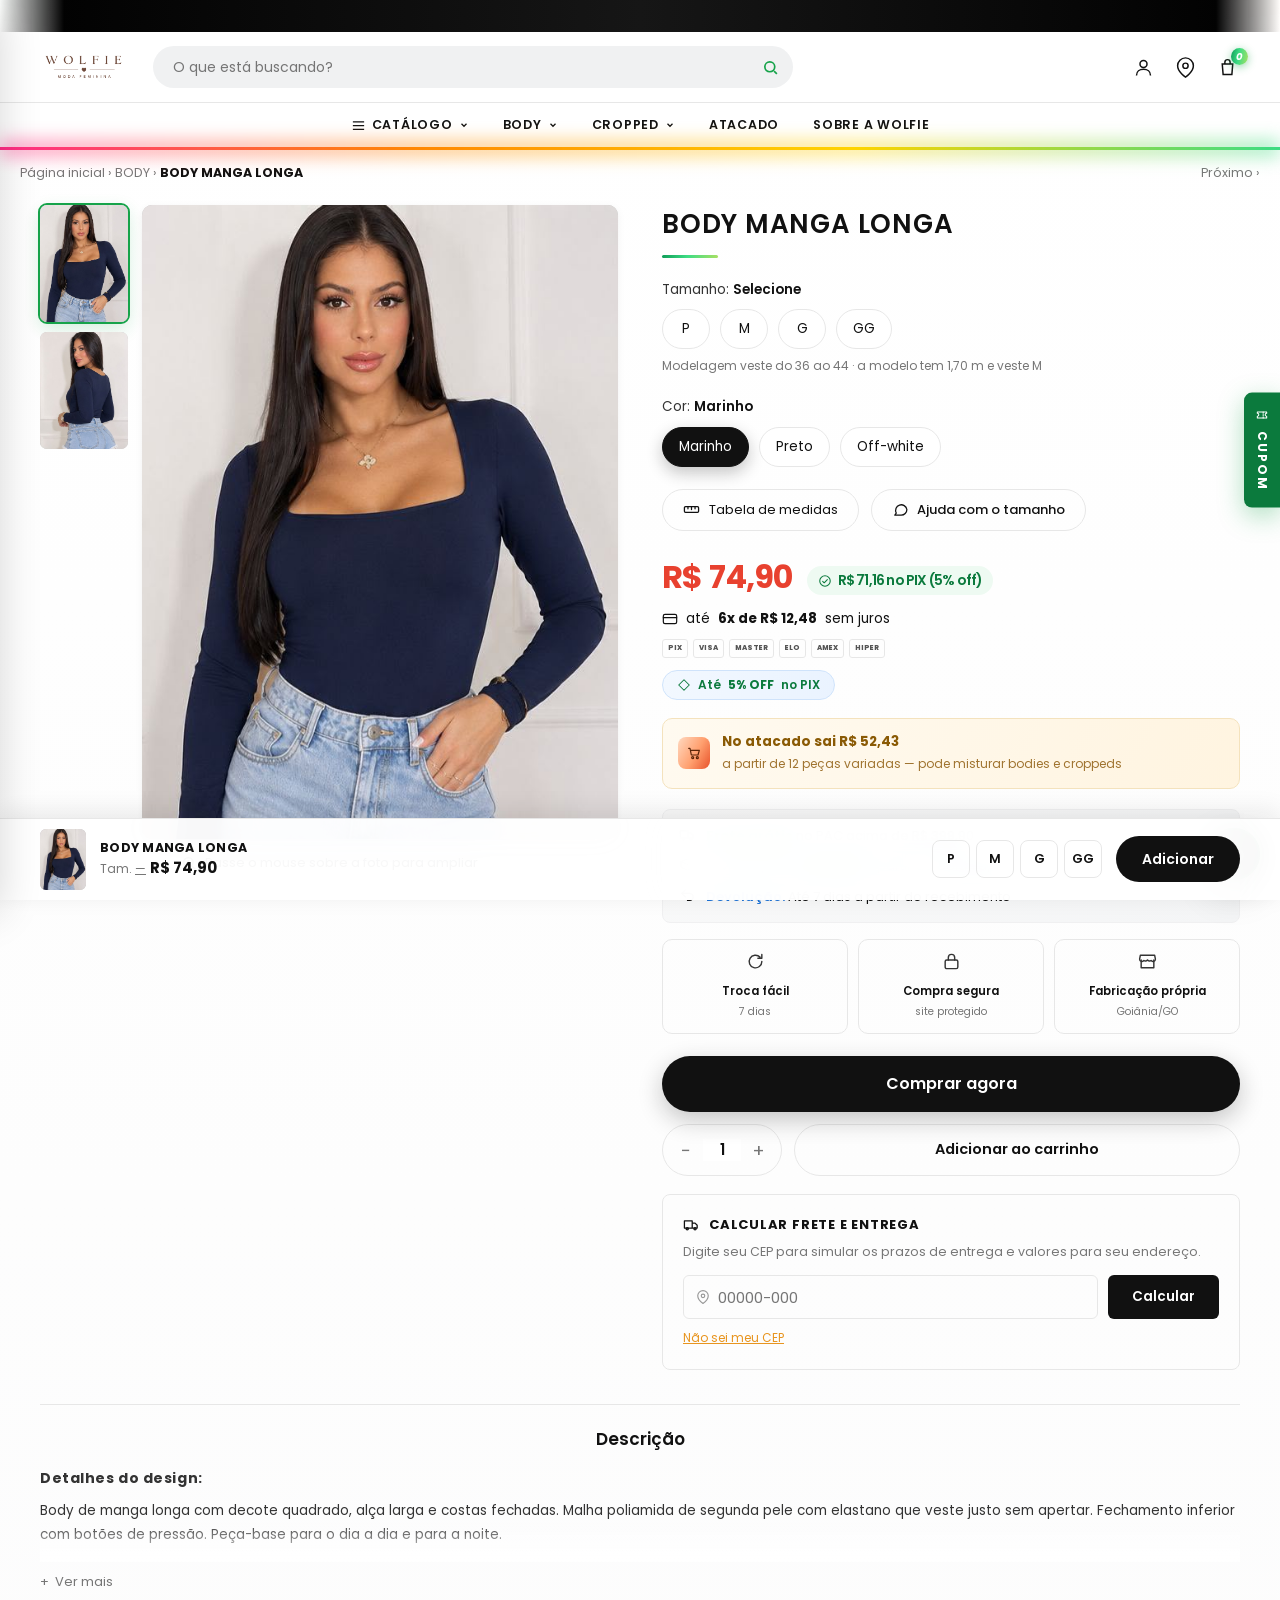
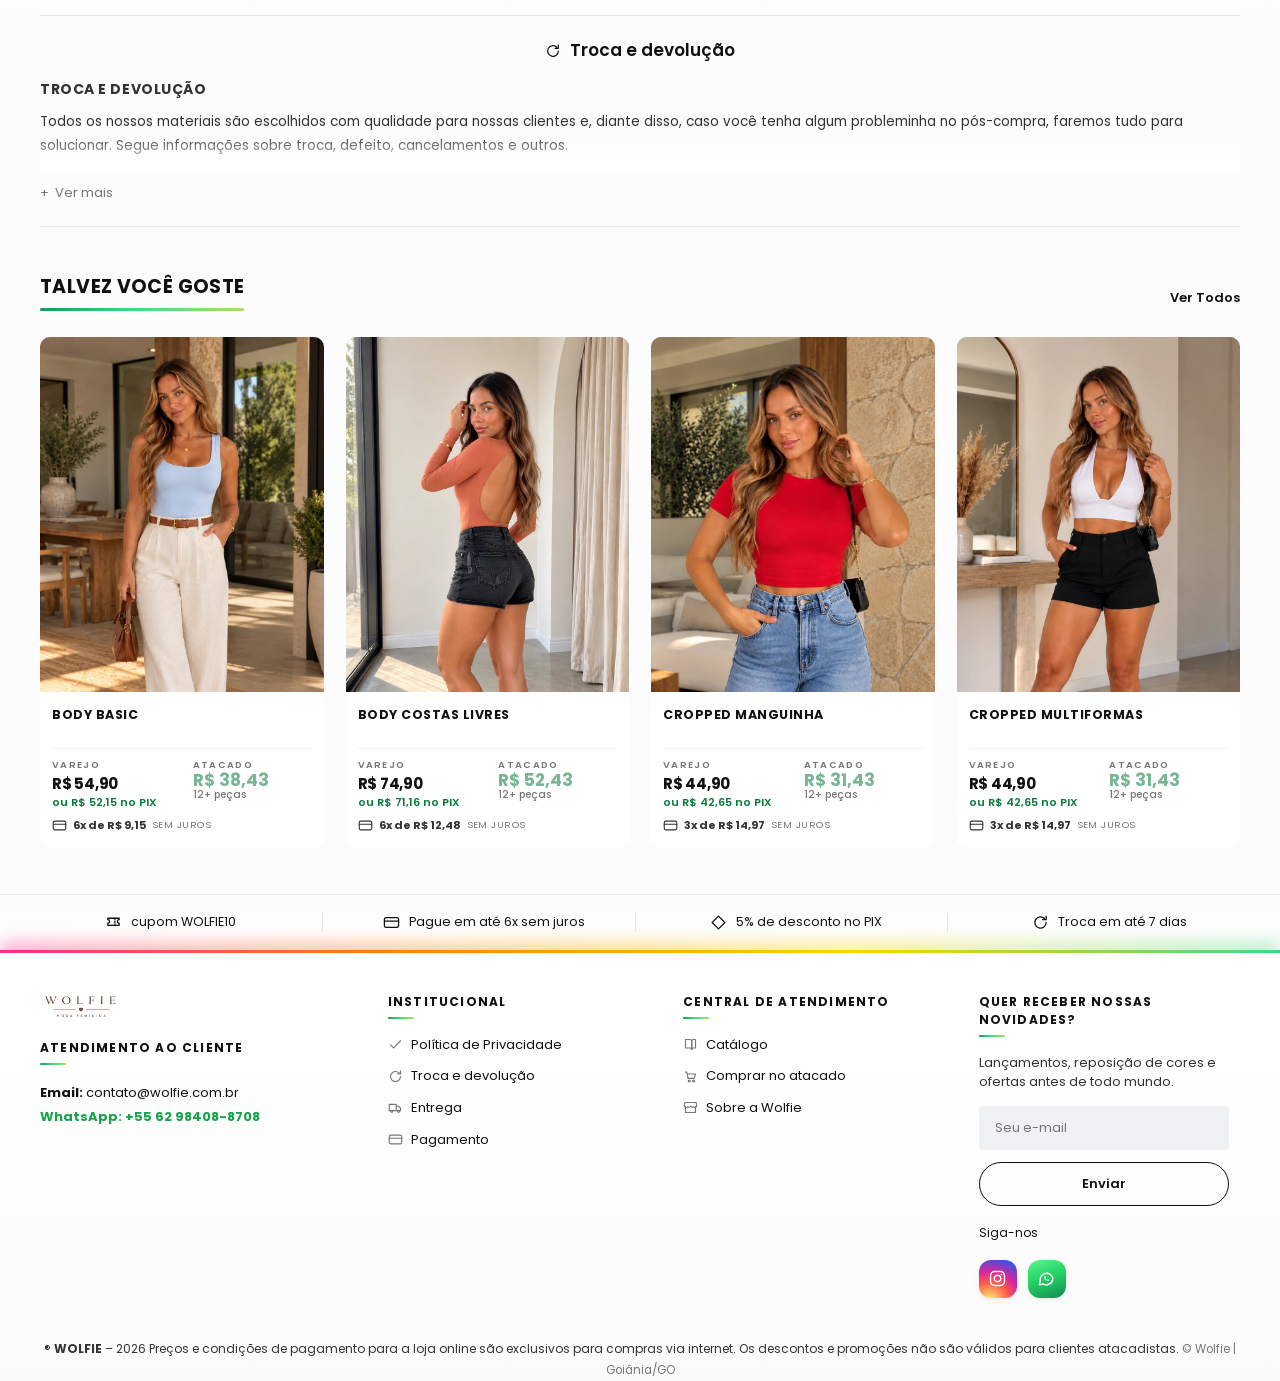
<file: produto.html>
<!DOCTYPE html>
<html lang="pt-BR">
<head>
<meta charset="utf-8">
<meta name="viewport" content="width=device-width, initial-scale=1">
<title>Body Manga Longa — Wolfie</title>
<link rel="preconnect" href="https://fonts.googleapis.com">
<link rel="preconnect" href="https://fonts.gstatic.com" crossorigin>
<link href="https://fonts.googleapis.com/css2?family=Poppins:wght@400;500;600;700;800&family=Playfair+Display:wght@400;500&display=swap" rel="stylesheet">
<link rel="stylesheet" href="assets/css/style.css?v=20261017">
<meta name="description" content="Body Manga Longa em malha poliamida, gramatura 180. R$ 74,90 ou R$ 71,16 no PIX, em até 6x sem juros. Atacado a partir de 12 peças.">
<meta name="theme-color" content="#111111">
<meta name="author" content="Wolfie">
<link rel="icon" href="assets/brand/favicon.ico" sizes="any">
<link rel="icon" type="image/png" sizes="32x32" href="assets/brand/icone-32.png">
<link rel="icon" type="image/png" sizes="192x192" href="assets/brand/icone-192.png">
<link rel="apple-touch-icon" href="assets/brand/icone-180.png">
<link rel="manifest" href="site.webmanifest">
<link rel="canonical" href="https://wolfiemoda.com/produto.html">
<meta property="og:type" content="product">
<meta property="og:site_name" content="Wolfie">
<meta property="og:locale" content="pt_BR">
<meta property="og:title" content="Body Manga Longa — Wolfie">
<meta property="og:description" content="Malha poliamida, gramatura 180. R$ 74,90 ou R$ 71,16 no PIX, em até 6x sem juros.">
<meta property="og:url" content="https://wolfiemoda.com/produto.html">
<meta property="og:image" content="https://wolfiemoda.com/assets/og.jpg">
<meta property="og:image:width" content="1200">
<meta property="og:image:height" content="630">
<meta name="twitter:card" content="summary_large_image">
<meta name="twitter:title" content="Body Manga Longa — Wolfie">
<meta name="twitter:description" content="Malha poliamida, gramatura 180. Em até 6x sem juros.">
<meta name="twitter:image" content="https://wolfiemoda.com/assets/og.jpg">
<script type="application/ld+json">{"@context": "https://schema.org", "@type": "Product", "name": "Body Manga Longa", "sku": "WF1003", "brand": {"@type": "Brand", "name": "Wolfie"}, "description": "Body de manga longa com decote quadrado e costas fechadas. Malha poliamida com elastano, gramatura 180. Veste do 36 ao 44.", "image": ["https://wolfiemoda.com/assets/img/produtos/body-manga-longa-1.jpg","https://wolfiemoda.com/assets/img/produtos/body-manga-longa-2.jpg"], "material": "90% poliamida, 10% elastano", "offers": {"@type": "Offer", "url": "https://wolfiemoda.com/produto.html", "priceCurrency": "BRL", "price": "74.90", "availability": "https://schema.org/InStock", "itemCondition": "https://schema.org/NewCondition", "shippingDetails": {"@type": "OfferShippingDetails", "shippingRate": {"@type": "MonetaryAmount", "value": "19.90", "currency": "BRL"}, "shippingDestination": {"@type": "DefinedRegion", "addressCountry": "BR"}}, "hasMerchantReturnPolicy": {"@type": "MerchantReturnPolicy", "applicableCountry": "BR", "returnPolicyCategory": "https://schema.org/MerchantReturnFiniteReturnWindow", "merchantReturnDays": 7, "returnMethod": "https://schema.org/ReturnByMail", "returnFees": "https://schema.org/FreeReturn"}}}</script>
<script type="application/ld+json">{"@context": "https://schema.org", "@type": "BreadcrumbList", "itemListElement": [{"@type": "ListItem", "position": 1, "name": "Página inicial", "item": "https://wolfiemoda.com/"}, {"@type": "ListItem", "position": 2, "name": "Body", "item": "https://wolfiemoda.com/colecao.html"}, {"@type": "ListItem", "position": 3, "name": "Body Manga Longa"}]}</script>
</head>
<body>

<div class="topbar">
  <div class="track">
    <span><b>FRETE GRÁTIS</b> (PAC) PARA COMPRAS ACIMA DE R$ 399,90 <b>(VAREJO)</b></span>
    <span><b>ATACADO:</b> PREÇO DE FÁBRICA ACIMA DE 12 PEÇAS VARIADAS</span>
    <span><b>FRETE GRÁTIS</b> (PAC) PARA COMPRAS ACIMA DE R$ 399,90 <b>(VAREJO)</b></span>
    <span><b>ATACADO:</b> PREÇO DE FÁBRICA ACIMA DE 12 PEÇAS VARIADAS</span>
  </div>
</div>

<header class="header">
  <div class="wrap header__in">
    <button class="burger-mob" data-open-menu aria-label="Menu"><svg width="20" height="20" viewBox="0 0 24 24" stroke="currentColor" stroke-width="2" fill="none"><path d="M3 6h18M3 12h18M3 18h18"/></svg></button>
    <a href="index.html" class="logo"><img class="logo__word" src="assets/brand/wordmark-flat.png" alt="Wolfie — Moda Feminina" width="86" height="30"></a>
    <form class="search" onsubmit="return false">
      <input type="search" placeholder="O que está buscando?" aria-label="Buscar">
      <button aria-label="Buscar"><svg width="17" height="17" viewBox="0 0 24 24" stroke="currentColor" stroke-width="2.4" fill="none"><circle cx="11" cy="11" r="7"/><path d="M21 21l-4-4"/></svg></button>
    </form>
    <nav class="icons">
      <a href="https://wa.me/5562984088708?text=Ol%C3%A1%2C%20Wolfie!%20Quero%20acompanhar%20meu%20pedido." target="_blank" rel="noopener noreferrer" aria-label="Meus pedidos (WhatsApp)"><svg width="21" height="21" viewBox="0 0 24 24" stroke="currentColor" stroke-width="1.7" fill="none"><circle cx="12" cy="8" r="4"/><path d="M4 21c0-4.4 3.6-7 8-7s8 2.6 8 7"/></svg></a>
      <a href="sobre.html" aria-label="Sobre a Wolfie"><svg width="21" height="21" viewBox="0 0 24 24" stroke="currentColor" stroke-width="1.7" fill="none"><path d="M21 10c0 7-9 13-9 13s-9-6-9-13a9 9 0 0118 0z"/><circle cx="12" cy="10" r="3"/></svg></a>
      <a href="carrinho.html" aria-label="Sacola"><svg width="21" height="21" viewBox="0 0 24 24" stroke="currentColor" stroke-width="1.7" fill="none"><path d="M6 8h12l-1 12H7L6 8z"/><path d="M9 8V6a3 3 0 016 0v2"/></svg><i class="badge" data-cart-count>0</i></a>
    </nav>
  </div>
  <div class="nav">
    <div class="wrap nav__in">
      <div class="nav__item">
        <a href="colecao.html" class="nav__burger">
          <svg width="15" height="15" viewBox="0 0 24 24" stroke="currentColor" stroke-width="2" fill="none"><path d="M3 6h18M3 12h18M3 18h18"/></svg>
          Catálogo <svg width="10" height="10" viewBox="0 0 24 24" stroke="currentColor" stroke-width="3" fill="none"><path d="M6 9l6 6 6-6"/></svg>
        </a>
        <div class="drop">
          <a href="produto.html?p=body-basic">Body Basic</a>
          <a href="produto.html?p=cropped-multiformas">Cropped Multiformas</a>
          <a href="produto.html?p=body-manga-longa">Body Manga Longa</a>
          <a href="produto.html?p=cropped-manguinha">Cropped Manguinha</a>
          <a href="produto.html?p=body-costas-livres">Body Costas Livres</a>
        </div>
      </div>
      <div class="nav__item"><a href="colecao.html?q=body">Body <svg width="10" height="10" viewBox="0 0 24 24" stroke="currentColor" stroke-width="3" fill="none"><path d="M6 9l6 6 6-6"/></svg></a>
        <div class="drop"><a href="produto.html?p=body-basic">Body Basic</a><a href="produto.html?p=body-manga-longa">Body Manga Longa</a><a href="produto.html?p=body-costas-livres">Body Costas Livres</a></div>
      </div>
      <div class="nav__item"><a href="colecao.html?q=cropped">Cropped <svg width="10" height="10" viewBox="0 0 24 24" stroke="currentColor" stroke-width="3" fill="none"><path d="M6 9l6 6 6-6"/></svg></a>
        <div class="drop"><a href="produto.html?p=cropped-multiformas">Cropped Multiformas</a><a href="produto.html?p=cropped-manguinha">Cropped Manguinha</a></div>
      </div>
      <div class="nav__item"><a href="index.html#atacado">Atacado</a></div>
      <div class="nav__item"><a href="sobre.html">Sobre a Wolfie</a></div>
    </div>
  </div>
  <div class="rainbow"></div>
</header>

<div class="wrap crumb">
  <div><a href="index.html">Página inicial</a> › <a href="colecao.html">BODY</a> › <b style="color:var(--ink)" data-crumb>BODY MANGA LONGA</b></div>
  <a href="produto.html?p=cropped-manguinha" data-next>Próximo ›</a>
</div>

<!-- ░░ PDP ░░ -->
<main class="wrap">
  <div class="pdp">

    <!-- galeria -->
    <div>
      <div class="gal">
        <div class="gal__thumbs">
          <div class="ph grain g-navy is-on"><img src="assets/img/produtos/body-manga-longa-1.jpg" alt="Body Manga Longa — frente"></div>
          <div class="ph grain g-navy"><img src="assets/img/produtos/body-manga-longa-2.jpg" alt="Body Manga Longa — costas"></div>
        </div>
        <div class="gal__stage">
          <div class="ph grain shine g-navy"><img src="assets/img/produtos/body-manga-longa-1.jpg" alt="Body Manga Longa"></div>
          <div class="lens"></div>
        </div>
      </div>
      <p class="gal__hint"><i data-ic="zoom"></i> Passe o mouse sobre a foto para ampliar</p>

    </div>

    <!-- compra -->
    <div class="buy">
      <h1>BODY MANGA LONGA</h1>

      <div class="opt">
        <span>Tamanho: <b id="out-size">Selecione</b></span>
        <div class="opt__row" data-out="#out-size">
          <button class="chip" data-size>P</button>
          <button class="chip" data-size>M</button>
          <button class="chip" data-size>G</button>
          <button class="chip" data-size>GG</button>
        </div>
        <span class="opt__err">Escolha um tamanho para continuar</span>
        <p style="font-size:12px;color:var(--muted);margin-top:8px">Modelagem veste do 36 ao 44 · a modelo tem 1,70 m e veste M</p>
      </div>

      <div class="opt">
        <span>Cor: <b id="out-color">Marinho</b></span>
        <div class="opt__row" data-out="#out-color">
          <button class="chip is-on">Marinho</button>
          <button class="chip">Preto</button>
          <button class="chip">Off-white</button>
        </div>
      </div>

      <div class="tools">
        <button data-modal="sizes"><i data-ic="ruler"></i> Tabela de medidas</button>
        <a href="https://wa.me/5562984088708?text=Ol%C3%A1%2C%20Wolfie!%20Preciso%20de%20ajuda%20para%20escolher%20meu%20tamanho." target="_blank" rel="noopener noreferrer" data-track="contact_tamanho"><i data-ic="chat"></i> Ajuda com o tamanho</a>
      </div>

      <div class="price-main">
        R$ 74,90
        <span class="price-pix"><i data-ic="checkc"></i> R$ 71,16 no PIX (5% off)</span>
      </div>
      <div class="inst"><i data-ic="card"></i> até <b>6x de R$ 12,48</b> sem juros</div>
      <div class="flags">
        <span class="flag">PIX</span><span class="flag">VISA</span><span class="flag">MASTER</span>
        <span class="flag">ELO</span><span class="flag">AMEX</span><span class="flag">HIPER</span>
      </div>
      <span class="pix-pill"><i data-ic="pix"></i> Até <b>5% OFF</b> no PIX</span>

      <div class="wholesale-hint">
        <i data-ic="cart"></i>
        <div><b>No atacado sai R$ 52,43</b><span>a partir de 12 peças variadas — pode misturar bodies e croppeds</span></div>
      </div>

      <div class="ship">
        <div><i data-ic="truck"></i> <span><b>Frete grátis</b> no PAC acima de R$ 399,90</span></div>
        <div><i data-ic="box"></i> <span>Enviado pelos <b>Correios</b> a partir de Goiânia/GO</span></div>
        <div><i data-ic="back"></i> <span><a href="#troca">Devolução.</a> Até 7 dias a partir do recebimento</span></div>
      </div>

      <button class="cta-buy" data-buy="body-manga-longa">Comprar agora</button>
      <div class="cta-row">
        <div class="qty"><button id="qty-dec">−</button><input id="qty" value="1" inputmode="numeric"><button id="qty-inc">+</button></div>
        <button class="cta-add" data-add="body-manga-longa">Adicionar ao carrinho</button>
      </div>

      <div class="box" data-cep data-produto="body-manga-longa">
        <h5><i data-ic="truck"></i> Calcular frete e entrega</h5>
        <p>Digite seu CEP para simular os prazos de entrega e valores para seu endereço.</p>
        <div class="cep">
          <input type="text" placeholder="00000-000" inputmode="numeric" aria-label="CEP">
          <button>Calcular</button>
        </div>
        <a href="https://buscacepinter.correios.com.br/app/endereco/" target="_blank" rel="noopener noreferrer" class="cep-link">Não sei meu CEP</a>
        <div class="cep-out"></div>
      </div>
    </div>
  </div>

  <!-- acordeões -->
  <div class="acc">
    <div class="acc__i">
      <h3>Descrição</h3>
      <div class="acc__body">
        <h4>Detalhes do design:</h4>
        Body de manga longa com decote quadrado, alça larga e costas fechadas. Malha poliamida de
        segunda pele com elastano que veste justo sem apertar. Fechamento inferior com botões de
        pressão. Peça-base para o dia a dia e para a noite.
        <br><br>
        <b>Composição:</b> 90% poliamida · 10% elastano — gramatura 180.<br>
        <b>Modelagem:</b> veste do 36 ao 44 · a modelo tem 1,70 m e usa tamanho M.<br>
        <b>Forro:</b> bojo removível.<br>
        <b>Cuidados:</b> lavar à mão em água fria, não usar alvejante, secar à sombra, não torcer.<br>
        <b>Referência:</b> WF1003.
      </div>
      <button class="acc__more">+ <span>Ver mais</span></button>
    </div>
    <div class="acc__i" id="troca">
      <h3><i data-ic="refresh"></i> Troca e devolução</h3>
      <div class="acc__body">
        <h4>TROCA E DEVOLUÇÃO</h4>
        Todos os nossos materiais são escolhidos com qualidade para nossas clientes e, diante disso, caso você tenha algum probleminha no pós-compra, faremos tudo para solucionar. Segue informações sobre troca, defeito, cancelamentos e outros.
        <br><br>
        <b>DEFEITO</b><br>
        Buscamos máxima qualidade em todo o processo de produção. Se ainda assim a peça chegar com defeito de fabricação, você tem até 7 dias corridos após o recebimento para solicitar a troca pelo nosso WhatsApp, com foto do item.
        <br><br>
        <b>ARREPENDIMENTO</b><br>
        Até 7 dias corridos após o recebimento, conforme o Código de Defesa do Consumidor. A peça deve estar sem uso, com etiqueta e lacre de higiene intactos.
        <br><br>
        <b>PEÇAS PROMOCIONAIS</b><br>
        Peças adquiridas em promoção, liquidação ou campanhas não estão sujeitas a troca por arrependimento.
      </div>
      <button class="acc__more">+ <span>Ver mais</span></button>
    </div>
  </div>

  <!-- relacionados -->
  <section>
    <div class="sec-head"><h2 class="sec-title">Talvez você goste</h2><a href="colecao.html">Ver Todos</a></div>
    <div class="grid">
      <a class="card" href="produto.html?p=body-basic">
        <div class="card__media"><div class="ph grain g-blue" data-alt="assets/img/produtos/body-basic-2.jpg"><img src="assets/img/produtos/body-basic-1.jpg" alt="BODY BASIC" loading="lazy"></div><span class="card__quick" data-ic="bag" aria-hidden="true"></span></div>
        <div class="card__body"><div class="card__name">BODY BASIC</div>
          <div class="card__prices">
            <div class="card__col"><h6>Varejo</h6><div class="now">R$ 54,90</div><div class="pix">ou R$ 52,15 no PIX</div></div>
            <div class="card__col"><h6>Atacado</h6><div class="lock">R$ 38,43</div><div class="lock-sub">12+ peças</div></div>
          </div>
          <div class="card__inst"><i data-ic="card"></i> <b>6x de R$ 9,15</b> <i>SEM JUROS</i></div>
        </div>
      </a>

      <a class="card" href="produto.html?p=body-costas-livres">
        <div class="card__media"><div class="ph grain g-peach" data-alt="assets/img/produtos/body-costas-livres-2.jpg"><img src="assets/img/produtos/body-costas-livres-1.jpg" alt="BODY COSTAS LIVRES" loading="lazy"></div><span class="card__quick" data-ic="bag" aria-hidden="true"></span></div>
        <div class="card__body"><div class="card__name">BODY COSTAS LIVRES</div>
          <div class="card__prices">
            <div class="card__col"><h6>Varejo</h6><div class="now">R$ 74,90</div><div class="pix">ou R$ 71,16 no PIX</div></div>
            <div class="card__col"><h6>Atacado</h6><div class="lock">R$ 52,43</div><div class="lock-sub">12+ peças</div></div>
          </div>
          <div class="card__inst"><i data-ic="card"></i> <b>6x de R$ 12,48</b> <i>SEM JUROS</i></div>
        </div>
      </a>

      <a class="card" href="produto.html?p=cropped-manguinha">
        <div class="card__media"><div class="ph grain g-red" data-alt="assets/img/produtos/cropped-manguinha-2.jpg"><img src="assets/img/produtos/cropped-manguinha-1.jpg" alt="CROPPED MANGUINHA" loading="lazy"></div><span class="card__quick" data-ic="bag" aria-hidden="true"></span></div>
        <div class="card__body"><div class="card__name">CROPPED MANGUINHA</div>
          <div class="card__prices">
            <div class="card__col"><h6>Varejo</h6><div class="now">R$ 44,90</div><div class="pix">ou R$ 42,65 no PIX</div></div>
            <div class="card__col"><h6>Atacado</h6><div class="lock">R$ 31,43</div><div class="lock-sub">12+ peças</div></div>
          </div>
          <div class="card__inst"><i data-ic="card"></i> <b>3x de R$ 14,97</b> <i>SEM JUROS</i></div>
        </div>
      </a>

      <a class="card" href="produto.html?p=cropped-multiformas">
        <div class="card__media"><div class="ph grain g-stone" data-alt="assets/img/produtos/cropped-multiformas-2.jpg"><img src="assets/img/produtos/cropped-multiformas-1.jpg" alt="CROPPED MULTIFORMAS" loading="lazy"></div><span class="card__quick" data-ic="bag" aria-hidden="true"></span></div>
        <div class="card__body"><div class="card__name">CROPPED MULTIFORMAS</div>
          <div class="card__prices">
            <div class="card__col"><h6>Varejo</h6><div class="now">R$ 44,90</div><div class="pix">ou R$ 42,65 no PIX</div></div>
            <div class="card__col"><h6>Atacado</h6><div class="lock">R$ 31,43</div><div class="lock-sub">12+ peças</div></div>
          </div>
          <div class="card__inst"><i data-ic="card"></i> <b>3x de R$ 14,97</b> <i>SEM JUROS</i></div>
        </div>
      </a>
    </div>
  </section>
</main>

<div class="perks">
  <div class="wrap perks__in">
    <div class="perks__i"><i data-ic="ticket"></i> cupom WOLFIE10</div>
    <div class="perks__i"><i data-ic="card"></i> Pague em até 6x sem juros</div>
    <div class="perks__i"><i data-ic="pix"></i> 5% de desconto no PIX</div>
    <div class="perks__i"><i data-ic="refresh"></i> Troca em até 7 dias</div>
  </div>
</div>
<div class="rainbow"></div>

<footer class="footer">
  <div class="wrap">
    <div class="footer__cols">
      <div>
        <a href="index.html" class="logo" style="margin-bottom:18px"><img class="logo__word" src="assets/brand/wordmark-flat.png" alt="Wolfie — Moda Feminina" width="86" height="30"></a>
        <h5>Atendimento ao cliente</h5>
        <p class="mail"><b>Email:</b> contato@wolfie.com.br<br><b class="wpp">WhatsApp:</b> <span class="wpp">+55 62 98408-8708</span></p>
      </div>
      <div><h5>Institucional</h5><ul>
        <li><a href="sobre.html#privacidade"><i data-ic="check"></i> Política de Privacidade</a></li><li><a href="sobre.html#troca"><i data-ic="refresh"></i> Troca e devolução</a></li>
        <li><a href="sobre.html#entrega"><i data-ic="truck"></i> Entrega</a></li><li><a href="sobre.html#pagamento"><i data-ic="card"></i> Pagamento</a></li></ul></div>
      <div><h5>Central de atendimento</h5><ul>
        <li><a href="colecao.html"><i data-ic="book"></i> Catálogo</a></li><li><a href="index.html#atacado"><i data-ic="cart"></i> Comprar no atacado</a></li>
        <li><a href="sobre.html"><i data-ic="store"></i> Sobre a Wolfie</a></li></ul></div>
      <div class="news"><h5>Quer receber nossas novidades?</h5>
        <p style="font-size:13px;color:var(--ink-2);margin-bottom:14px">Lançamentos, reposição de cores e ofertas antes de todo mundo.</p>
        <input type="email" placeholder="Seu e-mail" aria-label="E-mail" data-news><button type="button" data-news-btn>Enviar</button>
        <p style="font-size:12px;margin-top:18px">Siga-nos</p>
        <div class="social"><a class="social__ig" href="https://www.instagram.com/usewolfie.br" target="_blank" rel="noopener noreferrer" aria-label="Instagram da Wolfie" data-ic="ig"></a><a class="social__wa" href="https://wa.me/5562984088708" target="_blank" rel="noopener noreferrer" aria-label="WhatsApp da Wolfie" data-ic="wpp"></a></div></div>
    </div>
    <p class="legal">® <b>WOLFIE</b> – 2026 Preços e condições de pagamento para a loja online são exclusivos para compras via internet. Os descontos e promoções não são válidos para clientes atacadistas.
      <span class="cnpj">© Wolfie | Goiânia/GO</span></p>
  </div>
</footer>

<!-- ░░ MODAL TABELA DE MEDIDAS ░░ -->
<div class="ov" id="sizes">
  <div class="modal modal--wide">
    <button class="x" data-close aria-label="Fechar">×</button>
    <div>
      <h4>Tabela de tamanhos</h4>
      <p style="font-size:13.5px;line-height:1.6;color:var(--ink-2)">Meça o <b>corpo</b>, não a peça, com a fita rente sem apertar:</p><ul style="font-size:13px;line-height:1.8;color:var(--ink-2);margin-top:10px"><li><b>Busto:</b> na parte mais cheia do peito.</li><li><b>Cintura:</b> na parte mais fina do tronco.</li><li><b>Quadril:</b> na parte mais larga.</li></ul><p class="by" style="margin-top:14px">A malha tem elastano: entre dois tamanhos, escolha o maior se preferir mais folga.</p>
    </div>
    <div>
      <p style="font-size:13.5px;text-align:center;color:var(--ink-2);margin-bottom:18px">Selecione um tamanho e verifique as medidas</p>
      <div class="sizes-tabs">
        <span style="color:#bbb">‹</span>
        <button class="is-on">P</button><button>M</button><button>G</button><button>GG</button>
        <span style="color:#bbb">›</span>
      </div>
      <div id="measures"></div>
      <button class="cta" data-close>Entendi</button>
      <p class="sizes-note">Ainda na dúvida? <a href="https://wa.me/5562984088708" target="_blank" rel="noopener noreferrer" style="text-decoration:underline">Fale com a gente</a>.</p>
    </div>
  </div>
</div>

<a href="#" class="coupon-tab"><i data-ic="ticket"></i> CUPOM</a>
<a href="https://wa.me/5562984088708" target="_blank" rel="noopener noreferrer" class="wpp-float" aria-label="Falar no WhatsApp"><i data-ic="wpp"></i></a>
<div class="chat-bubble">•••</div>

<div class="scrim" id="scrim"></div>
<aside class="drawer" id="drawer">
  <div class="drawer__h"><span class="logo"><img class="logo__word" src="assets/brand/wordmark-flat.png" alt="Wolfie — Moda Feminina" width="86" height="30"></span><button data-close-menu style="font-size:22px" aria-label="Fechar menu">×</button></div>
  <div class="drawer__l">
    <a href="colecao.html">Catálogo completo <span>›</span></a>
    <a href="colecao.html?q=body">Bodies <span>›</span></a>
    <a href="colecao.html?q=cropped">Croppeds <span>›</span></a>
    <a href="index.html#atacado">Comprar no atacado <span>›</span></a>
    <a href="sobre.html">Sobre a Wolfie <span>›</span></a>
    <a href="sobre.html#troca">Troca e devolução <span>›</span></a>
    <a href="https://wa.me/5562984088708" target="_blank" rel="noopener noreferrer">Falar no WhatsApp <span>›</span></a>
  </div>
</aside>

<script defer src="assets/js/analytics.js?v=20261017"></script>
<script defer src="assets/js/app.js?v=20261017"></script>
<script defer src="assets/js/shop.js?v=20261017"></script>
<script defer src="assets/js/frete.js?v=20261017"></script>
</body>
</html>
</file>
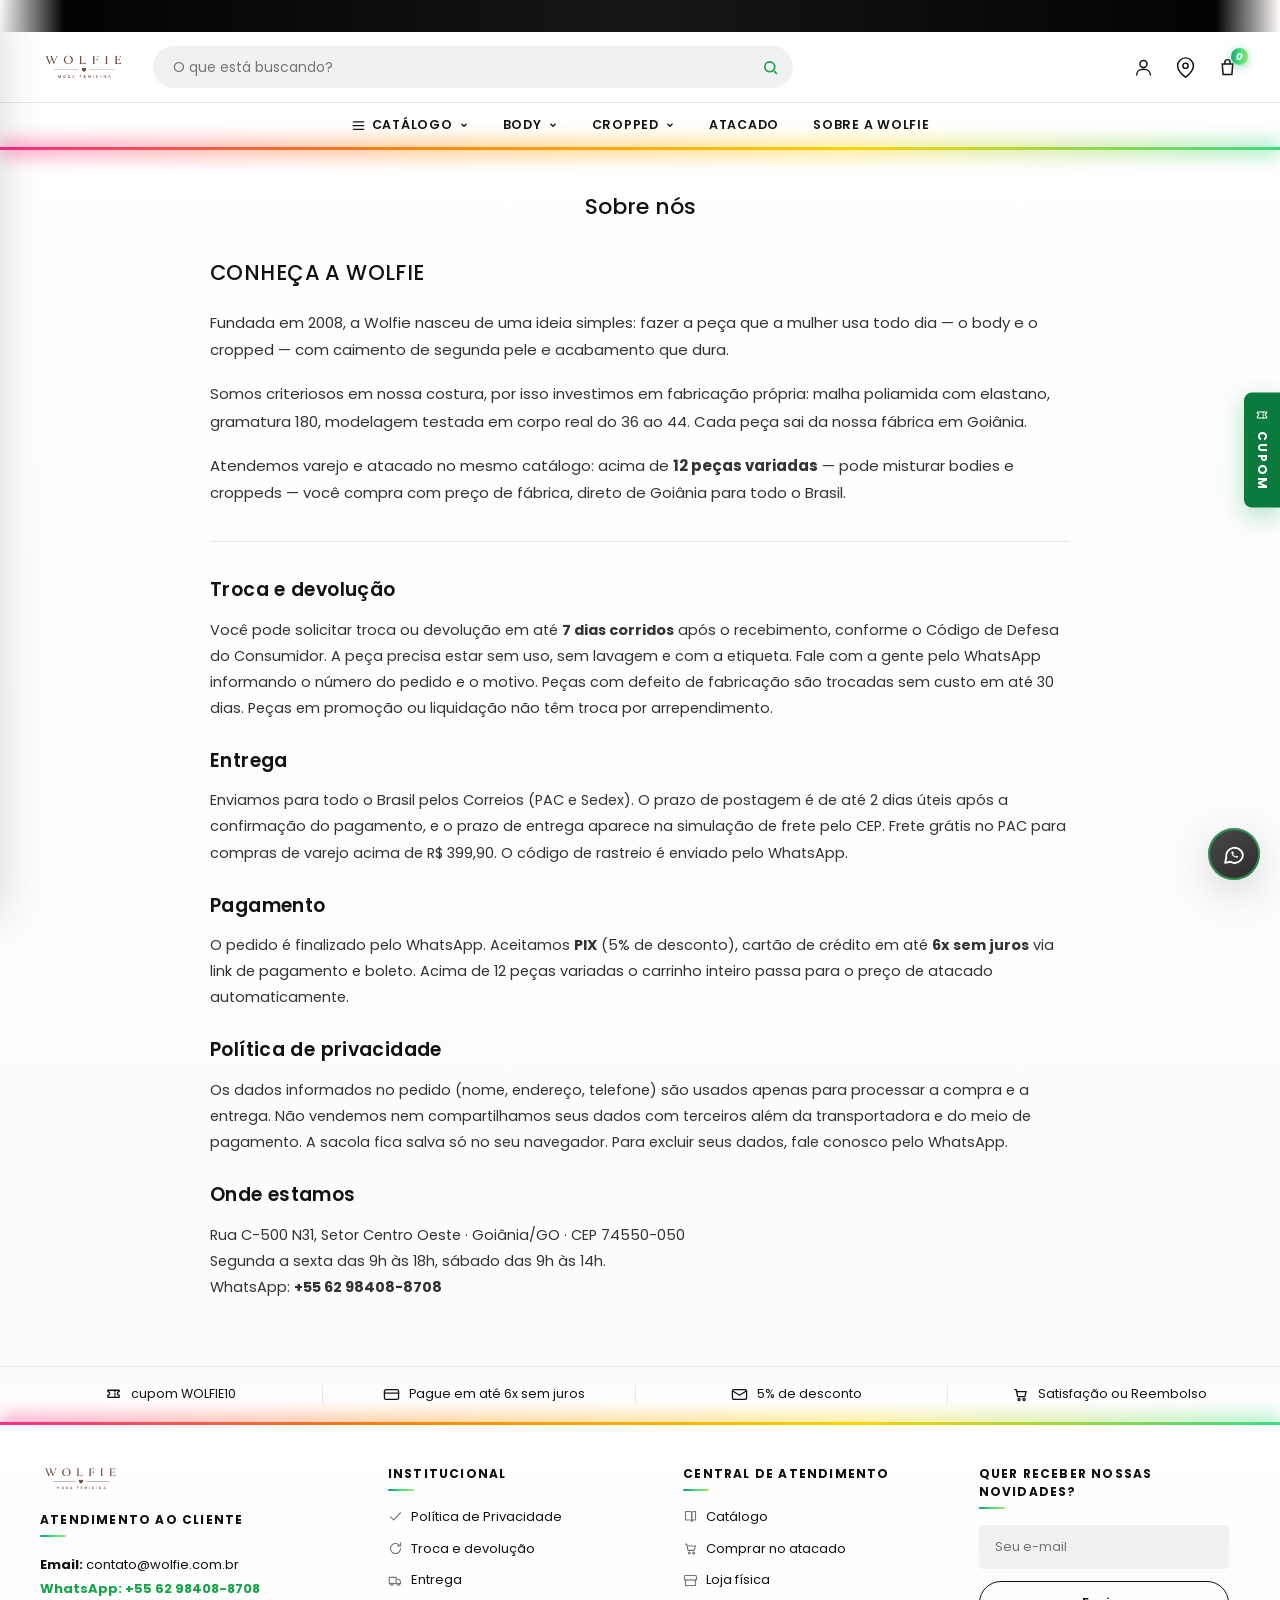
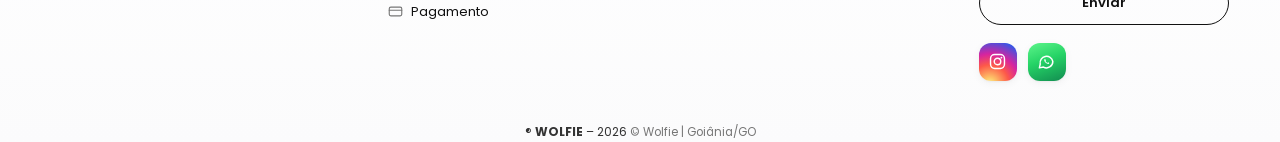
<file: sobre.html>
<!DOCTYPE html>
<html lang="pt-BR">
<head>
<meta charset="utf-8">
<meta name="viewport" content="width=device-width, initial-scale=1">
<title>Sobre nós — Wolfie</title>
<link rel="preconnect" href="https://fonts.googleapis.com">
<link rel="preconnect" href="https://fonts.gstatic.com" crossorigin>
<link href="https://fonts.googleapis.com/css2?family=Poppins:wght@400;500;600;700;800&family=Playfair+Display:wght@400;500&display=swap" rel="stylesheet">
<link rel="stylesheet" href="assets/css/style.css?v=20261017">
<meta name="description" content="Fundada em 2008, a Wolfie tem fabricação própria e atende varejo e atacado em todo o Brasil.">
<meta name="theme-color" content="#111111">
<meta name="author" content="Wolfie">
<link rel="icon" href="assets/brand/favicon.ico" sizes="any">
<link rel="icon" type="image/png" sizes="32x32" href="assets/brand/icone-32.png">
<link rel="icon" type="image/png" sizes="192x192" href="assets/brand/icone-192.png">
<link rel="apple-touch-icon" href="assets/brand/icone-180.png">
<link rel="manifest" href="site.webmanifest">
<link rel="canonical" href="https://wolfiemoda.com/sobre.html">
<meta property="og:type" content="website">
<meta property="og:site_name" content="Wolfie">
<meta property="og:locale" content="pt_BR">
<meta property="og:title" content="Sobre nós — Wolfie">
<meta property="og:description" content="Fundada em 2008, a Wolfie tem fabricação própria e atende varejo e atacado em todo o Brasil.">
<meta property="og:url" content="https://wolfiemoda.com/sobre.html">
<meta property="og:image" content="https://wolfiemoda.com/assets/og.jpg">
<meta property="og:image:width" content="1200">
<meta property="og:image:height" content="630">
<meta name="twitter:card" content="summary_large_image">
<meta name="twitter:title" content="Sobre nós — Wolfie">
<meta name="twitter:description" content="Fundada em 2008, a Wolfie tem fabricação própria e atende varejo e atacado em todo o Brasil.">
<meta name="twitter:image" content="https://wolfiemoda.com/assets/og.jpg">
</head>
<body>

<div class="topbar">
  <div class="track">
    <span><b>FRETE GRÁTIS</b> (PAC) PARA COMPRAS ACIMA DE R$ 399,90 <b>(VAREJO)</b></span>
    <span><b>ATACADO:</b> PREÇO DE FÁBRICA ACIMA DE 12 PEÇAS VARIADAS</span>
    <span><b>FRETE GRÁTIS</b> (PAC) PARA COMPRAS ACIMA DE R$ 399,90 <b>(VAREJO)</b></span>
    <span><b>ATACADO:</b> PREÇO DE FÁBRICA ACIMA DE 12 PEÇAS VARIADAS</span>
  </div>
</div>

<header class="header">
  <div class="wrap header__in">
    <button class="burger-mob" data-open-menu aria-label="Menu"><svg width="20" height="20" viewBox="0 0 24 24" stroke="currentColor" stroke-width="2" fill="none"><path d="M3 6h18M3 12h18M3 18h18"/></svg></button>
    <a href="index.html" class="logo"><img class="logo__word" src="assets/brand/wordmark-flat.png" alt="Wolfie — Moda Feminina" width="86" height="30"></a>
    <form class="search" onsubmit="return false">
      <input type="search" placeholder="O que está buscando?" aria-label="Buscar">
      <button aria-label="Buscar"><svg width="17" height="17" viewBox="0 0 24 24" stroke="currentColor" stroke-width="2.4" fill="none"><circle cx="11" cy="11" r="7"/><path d="M21 21l-4-4"/></svg></button>
    </form>
    <nav class="icons">
      <a href="https://wa.me/5562984088708?text=Ol%C3%A1%2C%20Wolfie!%20Quero%20acompanhar%20meu%20pedido." target="_blank" rel="noopener noreferrer" aria-label="Meus pedidos (WhatsApp)"><svg width="21" height="21" viewBox="0 0 24 24" stroke="currentColor" stroke-width="1.7" fill="none"><circle cx="12" cy="8" r="4"/><path d="M4 21c0-4.4 3.6-7 8-7s8 2.6 8 7"/></svg></a>
      <a href="sobre.html" aria-label="Sobre a Wolfie"><svg width="21" height="21" viewBox="0 0 24 24" stroke="currentColor" stroke-width="1.7" fill="none"><path d="M21 10c0 7-9 13-9 13s-9-6-9-13a9 9 0 0118 0z"/><circle cx="12" cy="10" r="3"/></svg></a>
      <a href="carrinho.html" aria-label="Sacola"><svg width="21" height="21" viewBox="0 0 24 24" stroke="currentColor" stroke-width="1.7" fill="none"><path d="M6 8h12l-1 12H7L6 8z"/><path d="M9 8V6a3 3 0 016 0v2"/></svg><i class="badge" data-cart-count>0</i></a>
    </nav>
  </div>
  <div class="nav">
    <div class="wrap nav__in">
      <div class="nav__item">
        <a href="colecao.html" class="nav__burger">
          <svg width="15" height="15" viewBox="0 0 24 24" stroke="currentColor" stroke-width="2" fill="none"><path d="M3 6h18M3 12h18M3 18h18"/></svg>
          Catálogo <svg width="10" height="10" viewBox="0 0 24 24" stroke="currentColor" stroke-width="3" fill="none"><path d="M6 9l6 6 6-6"/></svg>
        </a>
        <div class="drop">
          <a href="produto.html?p=body-basic">Body Basic</a>
          <a href="produto.html?p=cropped-multiformas">Cropped Multiformas</a>
          <a href="produto.html?p=body-manga-longa">Body Manga Longa</a>
          <a href="produto.html?p=cropped-manguinha">Cropped Manguinha</a>
          <a href="produto.html?p=body-costas-livres">Body Costas Livres</a>
        </div>
      </div>
      <div class="nav__item"><a href="colecao.html?q=body">Body <svg width="10" height="10" viewBox="0 0 24 24" stroke="currentColor" stroke-width="3" fill="none"><path d="M6 9l6 6 6-6"/></svg></a>
        <div class="drop"><a href="produto.html?p=body-basic">Body Basic</a><a href="produto.html?p=body-manga-longa">Body Manga Longa</a><a href="produto.html?p=body-costas-livres">Body Costas Livres</a></div>
      </div>
      <div class="nav__item"><a href="colecao.html?q=cropped">Cropped <svg width="10" height="10" viewBox="0 0 24 24" stroke="currentColor" stroke-width="3" fill="none"><path d="M6 9l6 6 6-6"/></svg></a>
        <div class="drop"><a href="produto.html?p=cropped-multiformas">Cropped Multiformas</a><a href="produto.html?p=cropped-manguinha">Cropped Manguinha</a></div>
      </div>
      <div class="nav__item"><a href="index.html#atacado">Atacado</a></div>
      <div class="nav__item"><a href="sobre.html">Sobre a Wolfie</a></div>
    </div>
  </div>
  <div class="rainbow"></div>
</header>

<main class="wrap" style="padding-block:40px 20px;max-width:900px">
  <h1 style="font-size:22px;font-weight:500;text-align:center;margin-bottom:34px">Sobre nós</h1>
  <h2 style="font-size:21px;font-weight:500;letter-spacing:.02em;margin-bottom:20px">CONHEÇA A WOLFIE</h2>
  <p style="font-size:15px;line-height:1.85;color:var(--ink-2);margin-bottom:16px">
    Fundada em 2008, a Wolfie nasceu de uma ideia simples: fazer a peça que a mulher usa todo dia — o body e o cropped — com caimento de segunda pele e acabamento que dura.
  </p>
  <p style="font-size:15px;line-height:1.85;color:var(--ink-2);margin-bottom:16px">
    Somos criteriosos em nossa costura, por isso investimos em fabricação própria: malha poliamida com elastano, gramatura 180, modelagem testada em corpo real do 36 ao 44. Cada peça sai da nossa fábrica em Goiânia.
  </p>
  <p style="font-size:15px;line-height:1.85;color:var(--ink-2)">
    Atendemos varejo e atacado no mesmo catálogo: acima de <b>12 peças variadas</b> — pode misturar bodies e croppeds — você compra com preço de fábrica, direto de Goiânia para todo o Brasil.
  </p>
  <section id="institucional" style="padding-top:34px;border-top:1px solid var(--line);margin-top:34px">
    <h2 id="troca" style="font-size:19px;font-weight:600;letter-spacing:.02em;margin-bottom:12px;scroll-margin-top:120px">Troca e devolução</h2>
    <p style="font-size:14.5px;line-height:1.8;color:var(--ink-2);margin-bottom:14px">
      Você pode solicitar troca ou devolução em até <b>7 dias corridos</b> após o recebimento, conforme o Código de Defesa do Consumidor. A peça precisa estar sem uso, sem lavagem e com a etiqueta. Fale com a gente pelo WhatsApp informando o número do pedido e o motivo. Peças com defeito de fabricação são trocadas sem custo em até 30 dias. Peças em promoção ou liquidação não têm troca por arrependimento.
    </p>
    <h2 id="entrega" style="font-size:19px;font-weight:600;letter-spacing:.02em;margin:26px 0 12px;scroll-margin-top:120px">Entrega</h2>
    <p style="font-size:14.5px;line-height:1.8;color:var(--ink-2);margin-bottom:14px">
      Enviamos para todo o Brasil pelos Correios (PAC e Sedex). O prazo de postagem é de até 2 dias úteis após a confirmação do pagamento, e o prazo de entrega aparece na simulação de frete pelo CEP. Frete grátis no PAC para compras de varejo acima de R$ 399,90. O código de rastreio é enviado pelo WhatsApp.
    </p>
    <h2 id="pagamento" style="font-size:19px;font-weight:600;letter-spacing:.02em;margin:26px 0 12px;scroll-margin-top:120px">Pagamento</h2>
    <p style="font-size:14.5px;line-height:1.8;color:var(--ink-2);margin-bottom:14px">
      O pedido é finalizado pelo WhatsApp. Aceitamos <b>PIX</b> (5% de desconto), cartão de crédito em até <b>6x sem juros</b> via link de pagamento e boleto. Acima de 12 peças variadas o carrinho inteiro passa para o preço de atacado automaticamente.
    </p>
    <h2 id="privacidade" style="font-size:19px;font-weight:600;letter-spacing:.02em;margin:26px 0 12px;scroll-margin-top:120px">Política de privacidade</h2>
    <p style="font-size:14.5px;line-height:1.8;color:var(--ink-2);margin-bottom:14px">
      Os dados informados no pedido (nome, endereço, telefone) são usados apenas para processar a compra e a entrega. Não vendemos nem compartilhamos seus dados com terceiros além da transportadora e do meio de pagamento. A sacola fica salva só no seu navegador. Para excluir seus dados, fale conosco pelo WhatsApp.
    </p>
    <h2 id="endereco" style="font-size:19px;font-weight:600;letter-spacing:.02em;margin:26px 0 12px;scroll-margin-top:120px">Onde estamos</h2>
    <p style="font-size:14.5px;line-height:1.8;color:var(--ink-2)">
      Rua C-500 N31, Setor Centro Oeste · Goiânia/GO · CEP 74550-050<br>
      Segunda a sexta das 9h às 18h, sábado das 9h às 14h.<br>
      WhatsApp: <a href="https://wa.me/5562984088708" target="_blank" rel="noopener noreferrer"><b>+55 62 98408-8708</b></a>
    </p>
  </section>
</main>

<div class="perks">
  <div class="wrap perks__in">
    <div class="perks__i"><i data-ic="ticket"></i> cupom WOLFIE10</div><div class="perks__i"><i data-ic="card"></i> Pague em até 6x sem juros</div>
    <div class="perks__i"><i data-ic="mail"></i> 5% de desconto</div><div class="perks__i"><i data-ic="cart"></i> Satisfação ou Reembolso</div>
  </div>
</div>
<div class="rainbow"></div>

<footer class="footer">
  <div class="wrap">
    <div class="footer__cols">
      <div><a href="index.html" class="logo" style="margin-bottom:18px"><img class="logo__word" src="assets/brand/wordmark-flat.png" alt="Wolfie — Moda Feminina" width="86" height="30"></a>
        <h5>Atendimento ao cliente</h5>
        <p class="mail"><b>Email:</b> contato@wolfie.com.br<br><b class="wpp">WhatsApp:</b> <span class="wpp">+55 62 98408-8708</span></p></div>
      <div><h5>Institucional</h5><ul>
        <li><a href="sobre.html#privacidade"><i data-ic="check"></i> Política de Privacidade</a></li><li><a href="sobre.html#troca"><i data-ic="refresh"></i> Troca e devolução</a></li>
        <li><a href="sobre.html#entrega"><i data-ic="truck"></i> Entrega</a></li><li><a href="sobre.html#pagamento"><i data-ic="card"></i> Pagamento</a></li></ul></div>
      <div><h5>Central de atendimento</h5><ul>
        <li><a href="colecao.html"><i data-ic="book"></i> Catálogo</a></li><li><a href="index.html#atacado"><i data-ic="cart"></i> Comprar no atacado</a></li>
        <li><a href="sobre.html#endereco"><i data-ic="store"></i> Loja física</a></li></ul></div>
      <div class="news"><h5>Quer receber nossas novidades?</h5><input type="email" placeholder="Seu e-mail" aria-label="E-mail" data-news><button type="button" data-news-btn>Enviar</button>
        <div class="social"><a class="social__ig" href="https://www.instagram.com/usewolfie.br" target="_blank" rel="noopener noreferrer" aria-label="Instagram da Wolfie" data-ic="ig"></a><a class="social__wa" href="https://wa.me/5562984088708" target="_blank" rel="noopener noreferrer" aria-label="WhatsApp da Wolfie" data-ic="wpp"></a></div></div>
    </div>
    <p class="legal">® <b>WOLFIE</b> – 2026 <span class="cnpj">© Wolfie | Goiânia/GO</span></p>
  </div>
</footer>

<a href="#" class="coupon-tab"><i data-ic="ticket"></i> CUPOM</a>
<a href="https://wa.me/5562984088708" target="_blank" rel="noopener noreferrer" class="wpp-float" aria-label="Falar no WhatsApp"><i data-ic="wpp"></i></a>

<div class="scrim" id="scrim"></div>
<aside class="drawer" id="drawer">
  <div class="drawer__h"><span class="logo"><img class="logo__word" src="assets/brand/wordmark-flat.png" alt="Wolfie — Moda Feminina" width="86" height="30"></span><button data-close-menu style="font-size:22px" aria-label="Fechar menu">×</button></div>
  <div class="drawer__l">
    <a href="colecao.html">Catálogo completo <span>›</span></a>
    <a href="colecao.html?q=body">Bodies <span>›</span></a>
    <a href="colecao.html?q=cropped">Croppeds <span>›</span></a>
    <a href="index.html#atacado">Comprar no atacado <span>›</span></a>
    <a href="sobre.html">Sobre a Wolfie <span>›</span></a>
    <a href="sobre.html#troca">Troca e devolução <span>›</span></a>
    <a href="https://wa.me/5562984088708" target="_blank" rel="noopener noreferrer">Falar no WhatsApp <span>›</span></a>
  </div>
</aside>

<script defer src="assets/js/analytics.js?v=20261017"></script>
<script defer src="assets/js/app.js?v=20261017"></script>
<script defer src="assets/js/shop.js?v=20261017"></script>
</body>
</html>
</file>
<file: assets/css/style.css>
/* ==========================================================================
   WOLFIE — design system
   Réplica estrutural do modelo Empório Body (tema Classic® customizado)
   ========================================================================== */

/* ---------- 1. reset ---------- */
*,*::before,*::after{box-sizing:border-box;margin:0;padding:0}
html{-webkit-text-size-adjust:100%}
body{font-family:'Poppins',system-ui,sans-serif;background:var(--bg);color:var(--ink);
     font-size:15px;line-height:1.5;overflow-x:hidden}
img,svg{display:block;max-width:100%}
a{color:inherit;text-decoration:none}
button,input,select,textarea{font:inherit;color:inherit}
button{background:none;border:0;cursor:pointer}
ul{list-style:none}

/* ---------- 2. tokens ---------- */
:root{
  --bg:#ffffff;
  --ink:#111111;
  --ink-2:#333333;
  --muted:#767676;
  --line:#e7e7e7;
  --soft:#f6f6f6;
  --soft-2:#f0f1f2;

  --price:#e8412f;          /* preço cheio na PDP */
  --green:#16a34a;          /* preço PIX / disponível */
  --green-cta:#63d68c;      /* botão Comprar agora */
  --green-cta-h:#4ac274;
  --green-tab:#5ec97f;      /* aba lateral CUPOM */
  --amber:#e8951f;          /* barra de progresso atacado */
  --amber-bg:#fff8e8;
  --blue:#1e73d6;

  --rainbow:linear-gradient(90deg,#ff2e88,#ff8a00,#ffd400,#3ddc84,#00b7ff,#8b5cf6,#ff2e88);

  --wrap:1240px;
  --radius:6px;
  --radius-lg:12px;
  --shadow:0 2px 14px rgba(0,0,0,.07);
  --shadow-lg:0 12px 40px rgba(0,0,0,.16);
  --t:.25s cubic-bezier(.4,0,.2,1);
}

/* ---------- 3. utilitários ---------- */
.wrap{width:100%;max-width:var(--wrap);margin-inline:auto;padding-inline:20px}
.rainbow{height:3px;background:var(--rainbow);background-size:200% 100%;animation:rainbow 8s linear infinite}
@keyframes rainbow{to{background-position:200% 0}}
.sr{position:absolute;width:1px;height:1px;overflow:hidden;clip:rect(0 0 0 0)}

.sec-title{font-size:19px;font-weight:700;letter-spacing:.02em;text-transform:uppercase;
  padding-bottom:8px;border-bottom:2px solid var(--ink);display:inline-block}
.sec-head{display:flex;align-items:flex-end;justify-content:space-between;margin-bottom:26px}
.sec-head a{font-size:13px;font-weight:600;border-bottom:1px solid transparent;transition:var(--t)}
.sec-head a:hover{border-color:var(--ink)}
section{padding-block:46px}

/* ---------- 3b. ícones de traço ---------- */
[data-ic]{display:inline-flex;align-items:center;justify-content:center;flex:0 0 auto;font-style:normal}
[data-ic] svg{width:16px;height:16px}
.infinite [data-ic] svg,.footer li [data-ic] svg,.card__inst [data-ic] svg{width:15px;height:15px}
.footer li [data-ic] svg{color:var(--muted)}
.card__inst [data-ic] svg{color:var(--ink-2)}
.perks__i [data-ic] svg,.tools [data-ic] svg,.ship [data-ic] svg,.box h5 [data-ic] svg{width:17px;height:17px}
.card__quick[data-ic] svg{width:18px;height:18px}
.price-pix [data-ic] svg,.pix-pill [data-ic] svg,.safe h6 [data-ic] svg{width:14px;height:14px}
.wpp-float [data-ic] svg{width:25px;height:25px}
.coupon-tab [data-ic] svg{width:14px;height:14px}
.trash[data-ic] svg{width:15px;height:15px}
.toast__ic svg{width:16px;height:16px}
.wholesale__ic [data-ic] svg,.wholesale__ic svg{width:16px;height:16px}
.modal p [data-ic] svg{width:15px;height:15px;vertical-align:-2px}
.ck-note [data-ic] svg{width:16px;height:16px;color:#16a34a}

/* ---------- 4. placeholders de foto (trocar por <img>) ---------- */
.ph{position:relative;aspect-ratio:4/5;overflow:hidden;background:#ddd;isolation:isolate}
.ph::before{content:'';position:absolute;inset:0;background:var(--g,linear-gradient(140deg,#d8d8d8,#a9a9a9))}
.ph::after{content:'WOLFIE';position:absolute;inset:0;display:grid;place-items:center;
  font-size:clamp(13px,2.4vw,20px);font-weight:800;letter-spacing:.5em;color:rgba(255,255,255,.5);
  text-indent:.5em;mix-blend-mode:overlay}
.ph.grain{background-image:url("data:image/svg+xml,%3Csvg xmlns='http://www.w3.org/2000/svg'%3E%3Cfilter id='n'%3E%3CfeTurbulence baseFrequency='.85' numOctaves='3'/%3E%3C/filter%3E%3Crect width='100%25' height='100%25' filter='url(%23n)' opacity='.35'/%3E%3C/svg%3E")}
.ph.grain::before{mix-blend-mode:multiply;opacity:.94}
.g-peach {--g:linear-gradient(145deg,#ffc7a8,#f4713c 60%,#d94f22)}
.g-sand  {--g:linear-gradient(145deg,#efe0c9,#c8a67d 65%,#9e7c53)}
.g-blue  {--g:linear-gradient(145deg,#6b78e6,#3341b5 60%,#1d2578)}
.g-noir  {--g:linear-gradient(145deg,#4a4a4a,#1c1c1c 60%,#000)}
.g-terra {--g:linear-gradient(145deg,#d78a63,#9c4b2c 60%,#6a2f18)}
.g-olive {--g:linear-gradient(145deg,#c3c8a4,#7f8659 60%,#555a34)}
.g-rose  {--g:linear-gradient(145deg,#f3c9cf,#d38792 60%,#a95c69)}
.g-stone {--g:linear-gradient(145deg,#e6e6e6,#bcbcbc 60%,#8f8f8f)}
.g-lagoon{--g:linear-gradient(145deg,#a9dfd8,#3f9e94 60%,#1f6b64)}
.g-navy  {--g:linear-gradient(145deg,#3b4a7a,#1c2a55 60%,#0f1733)}
.g-red   {--g:linear-gradient(145deg,#f06a6a,#c72b2b 60%,#8a1616)}
.g-peach {--g:linear-gradient(145deg,#f2b79a,#d98a66 60%,#a85f40)}
/* foto real dentro do placeholder */
.ph>img{position:absolute;inset:0;width:100%;height:100%;object-fit:cover;object-position:top center;display:block;z-index:1}
.ph:has(>img)::after,.ph:has(>img)::before{display:none}
.card__media .ph--alt:has(>img){transform:scale(1.05);filter:none}
.card:hover .card__media .ph--alt:has(>img){transform:scale(1)}
.lens .ph>img{position:absolute;inset:0}

/* ==========================================================================
   5. TOPBAR
   ========================================================================== */
.topbar{background:#000;color:#fff;font-size:12px;font-weight:600;letter-spacing:.02em;
  padding:7px 0;overflow:hidden;white-space:nowrap}
.topbar .track{display:inline-flex;gap:64px;padding-left:100%;animation:slide 26s linear infinite}
.topbar b{font-weight:800}
@keyframes slide{to{transform:translateX(-100%)}}

/* ==========================================================================
   6. HEADER + NAV
   ========================================================================== */
.header{position:sticky;top:0;z-index:60;background:#fff}
.header__in{display:flex;align-items:center;gap:26px;padding-block:14px}

.logo{display:flex;align-items:center;gap:9px;flex-shrink:0}
.logo img{max-height:40px;width:auto}          /* trava: o lockup nunca estoura o cabeçalho */
.logo{gap:11px}
.logo__mark{width:38px;height:38px;flex:0 0 auto;border-radius:9px;overflow:hidden;
  box-shadow:0 3px 10px rgba(17,17,17,.18);display:block;transition:var(--t)}
.logo__mark img{width:100%;height:100%;object-fit:cover;display:block}
.logo:hover .logo__mark{transform:rotate(-3deg) scale(1.04)}
.logo__word{height:30px;width:auto;display:block}
.header.is-stuck .logo__mark{width:32px;height:32px}
.header.is-stuck .logo__word{height:26px}
.footer .logo__word,.drawer .logo__word{height:28px}
.ck-head .logo__word{height:28px}

.search{flex:1;position:relative;max-width:640px}
.search input{width:100%;height:42px;border:0;background:var(--soft-2);border-radius:99px;
  padding:0 50px 0 20px;font-size:14px;outline:0;transition:var(--t)}
.search input:focus{box-shadow:0 0 0 2px rgba(0,0,0,.12)}
.search button{position:absolute;right:6px;top:5px;width:32px;height:32px;border-radius:50%;
  display:grid;place-items:center;color:var(--green);transition:var(--t)}
.search button:hover{background:rgba(22,163,74,.12)}

.icons{display:flex;align-items:center;gap:16px;margin-left:auto}
.icons a{position:relative;display:grid;place-items:center;width:26px;height:26px;transition:var(--t)}
.icons a:hover{opacity:.6}
.badge{position:absolute;top:-6px;right:-8px;min-width:17px;height:17px;border-radius:99px;
  background:var(--green);color:#fff;font-size:10px;font-weight:700;display:grid;place-items:center;padding:0 4px}

.nav{background:#fcfcfc;border-top:1px solid var(--line)}
.nav__in{display:flex;align-items:center;justify-content:center;gap:34px;height:44px}
.nav__item{position:relative;height:100%;display:flex;align-items:center}
.nav__item>a{font-size:12.5px;font-weight:600;letter-spacing:.06em;text-transform:uppercase;
  display:flex;align-items:center;gap:6px;height:100%}
.nav__item>a::after{content:'';position:absolute;left:0;bottom:0;height:2px;width:0;background:var(--ink);transition:var(--t)}
.nav__item:hover>a::after{width:100%}
.nav__burger{display:flex;align-items:center;gap:8px}
.drop{position:absolute;top:100%;left:-14px;min-width:206px;background:#fff;box-shadow:var(--shadow-lg);
  padding:10px 0;opacity:0;visibility:hidden;transform:translateY(6px);transition:var(--t);z-index:70}
.nav__item:hover .drop{opacity:1;visibility:visible;transform:none}
.drop a{display:block;padding:9px 20px;font-size:12.5px;font-weight:500;letter-spacing:.05em;
  text-transform:uppercase;transition:var(--t)}
.drop a:hover{background:var(--soft);color:var(--green)}

.burger-mob{display:none}

/* ==========================================================================
   7. HERO
   ========================================================================== */
.hero{position:relative;overflow:hidden;background:#f2f2f2}
.hero__slide{position:absolute;inset:0;opacity:0;transition:opacity .9s ease}
.hero__slide.is-on{opacity:1;position:relative}
.hero__bg{aspect-ratio:16/6.4;min-height:320px}
.hero__bg::after{content:''}
.hero__copy{position:absolute;inset:0;display:flex;flex-direction:column;justify-content:center;
  align-items:flex-end;text-align:right;padding:0 8% 0 0;color:#fff}
.hero__eyebrow{font-size:12px;letter-spacing:.42em;text-transform:uppercase;opacity:.9;
  animation:up .7s .1s both}
.hero__title{font-family:'Playfair Display',Georgia,serif;font-weight:400;font-style:normal;
  font-size:clamp(44px,7.6vw,104px);line-height:.92;margin:6px 0 12px;animation:up .7s .22s both}
.hero__sub{font-size:12px;letter-spacing:.34em;text-transform:uppercase;font-weight:600;animation:up .7s .34s both}
@keyframes up{from{opacity:0;transform:translateY(22px)}to{opacity:1;transform:none}}
.hero__nav{position:absolute;top:50%;translate:0 -50%;width:44px;height:44px;border-radius:50%;
  background:rgba(255,255,255,.82);display:grid;place-items:center;z-index:5;transition:var(--t)}
.hero__nav:hover{background:#fff}
.hero__nav.prev{left:16px}.hero__nav.next{right:16px}
.hero__dots{position:absolute;bottom:16px;left:50%;translate:-50% 0;display:flex;gap:8px;z-index:5}
.hero__dots b{width:8px;height:8px;border-radius:50%;background:rgba(255,255,255,.5);cursor:pointer;transition:var(--t)}
.hero__dots b.is-on{background:#fff;width:22px;border-radius:99px}

/* ==========================================================================
   8. BARRA INFINITA DE BENEFÍCIOS
   ========================================================================== */
.infinite{border-block:1px solid var(--line);overflow:hidden;padding:11px 0;white-space:nowrap}
.infinite .track{display:inline-flex;gap:44px;padding-left:100%;animation:slide 30s linear infinite}
.infinite:hover .track{animation-play-state:paused}
.infinite span{display:inline-flex;align-items:center;gap:8px;font-size:12.5px;font-weight:500}

/* ==========================================================================
   9. BLOCOS DUPLOS / COLEÇÕES
   ========================================================================== */
.duo{display:grid;grid-template-columns:1fr 1fr;gap:22px}
.duo__card{position:relative;overflow:hidden;border-radius:2px}
.duo__card .ph{aspect-ratio:16/9}
.duo__card .ph::before{transition:transform .7s ease}
.duo__card:hover .ph::before{transform:scale(1.06)}
.duo__ov{position:absolute;inset:0;display:flex;flex-direction:column;justify-content:center;
  align-items:center;gap:14px;color:#fff;text-align:center;background:linear-gradient(90deg,rgba(0,0,0,.35),transparent 60%)}
.duo__ov h3{font-size:clamp(15px,1.6vw,20px);font-weight:600;letter-spacing:.05em}
.btn-pill{display:inline-flex;align-items:center;justify-content:center;height:38px;padding:0 26px;
  border-radius:99px;background:var(--green-cta);color:#fff;font-size:13px;font-weight:600;transition:var(--t)}
.btn-pill:hover{background:var(--green-cta-h)}

.circles{display:flex;gap:26px;justify-content:space-between;flex-wrap:wrap}
.circle{flex:1 1 150px;max-width:200px;text-align:center}
.circle .ph{aspect-ratio:1;border-radius:50%}
.circle .ph::before{transition:transform .6s ease}
.circle:hover .ph::before{transform:scale(1.09)}
.circle b{display:block;margin-top:14px;font-size:12.5px;font-weight:600;letter-spacing:.09em}

.fitness{display:grid;grid-template-columns:1.1fr 1fr 1fr;gap:20px;align-items:stretch}
.fitness__hero{position:relative;overflow:hidden}
.fitness__hero .ph{height:100%;aspect-ratio:auto;min-height:390px}
.fitness__hero .in{position:absolute;inset:0;padding:34px;color:#fff;display:flex;flex-direction:column;gap:16px}
.fitness__hero h3{font-size:22px;font-weight:700;letter-spacing:.05em;max-width:8ch}

/* ==========================================================================
   10. CARD DE PRODUTO (preço duplo varejo/atacado)
   ========================================================================== */
.grid{display:grid;grid-template-columns:repeat(4,1fr);gap:22px}
.grid--3{grid-template-columns:repeat(3,1fr)}
.grid--2{grid-template-columns:repeat(2,1fr);max-width:60%}

.card{background:#fff;border-radius:2px;padding-bottom:14px;transition:var(--t);position:relative}
.card:hover{box-shadow:var(--shadow)}
.card__media{position:relative;overflow:hidden;display:block}
.card__media .ph::before{transition:transform .75s ease}
.card:hover .card__media .ph::before{transform:scale(1.07)}
.card__tag{position:absolute;top:10px;left:10px;background:var(--price);color:#fff;font-size:11px;
  font-weight:700;padding:3px 8px;border-radius:3px;letter-spacing:.02em;z-index:2}
.card__quick{position:absolute;right:10px;bottom:10px;width:38px;height:38px;border-radius:50%;
  background:#fff;box-shadow:var(--shadow);display:grid;place-items:center;opacity:0;transform:translateY(8px);
  transition:var(--t);z-index:2}
.card:hover .card__quick{opacity:1;transform:none}
.card__quick:hover{background:var(--green-cta);color:#fff}
.card__body{padding:14px 12px 0}
.card__name{font-size:12.5px;font-weight:700;letter-spacing:.04em;text-transform:uppercase;
  margin-bottom:10px;min-height:32px}
.card__prices{display:flex;gap:22px;border-top:1px solid var(--line);padding-top:9px}
.card__col{flex:1}
.card__col h6{font-size:9.5px;font-weight:600;letter-spacing:.14em;color:var(--muted);text-transform:uppercase}
.card__col .old{font-size:11.5px;color:var(--muted);text-decoration:line-through}
.card__col .now{font-size:15px;font-weight:700;margin-top:1px}
.card__col .pix{font-size:11px;color:var(--green);font-weight:600;line-height:1.25}
.card__col .lock{font-size:15px;font-weight:700;color:var(--price)}
.card__inst{display:flex;align-items:center;gap:6px;font-size:11px;color:var(--ink-2);margin-top:8px}
.card__inst b{font-weight:700}
.card__inst i:not([data-ic]){font-style:normal;font-size:9.5px;color:var(--muted);letter-spacing:.05em}

/* faixa de vantagens */
.perks{border-top:1px solid var(--line)}
.perks__in{display:flex;justify-content:space-between;gap:10px;padding:18px 0}
.perks__i{display:flex;align-items:center;gap:9px;font-size:12.5px;flex:1;justify-content:center;
  border-right:1px solid var(--line)}
.perks__i:last-child{border:0}

/* ==========================================================================
   11. RODAPÉ
   ========================================================================== */
.footer{background:#fff;padding-top:40px}
.footer__cols{display:grid;grid-template-columns:1.2fr 1fr 1fr 1fr;gap:34px}
.footer h5{font-size:12px;font-weight:700;letter-spacing:.1em;text-transform:uppercase;margin-bottom:16px}
.footer li{margin-bottom:9px;font-size:13px}
.footer li a{display:inline-flex;align-items:center;gap:8px;transition:var(--t)}
.footer li a:hover{color:var(--green)}
.footer .mail{font-size:13px;line-height:1.9}
.footer .mail b{font-weight:700}
.footer .wpp{color:var(--green);font-weight:700}
.news input{width:100%;max-width:250px;height:44px;background:var(--soft-2);border:0;border-radius:4px;
  padding:0 16px;font-size:13px;outline:0;margin-bottom:12px}
.news button{width:100%;max-width:250px;height:44px;border:1.5px solid var(--ink);border-radius:99px;
  font-size:13px;font-weight:600;transition:var(--t)}
.news button:hover{background:var(--ink);color:#fff}
.social{display:flex;gap:11px;margin-top:18px}
.social a{width:38px;height:38px;border-radius:12px;display:grid;place-items:center;color:#fff;
  position:relative;isolation:isolate;overflow:hidden}
.social a svg{width:19px;height:19px;position:relative;z-index:2}
.legal{font-size:12px;color:var(--ink-2);text-align:center;line-height:1.8;margin-top:40px}
.legal .cnpj{color:var(--muted);margin-top:12px;font-size:11.5px}
.seals{display:flex;align-items:center;justify-content:space-between;gap:24px;flex-wrap:wrap;
  padding:26px 0 34px}
.seals__box{box-shadow:var(--shadow);border-radius:6px;padding:12px 16px}
.seals__box h6{font-size:11px;font-weight:600;text-align:center;margin-bottom:8px}
.pays{display:grid;grid-template-columns:repeat(5,1fr);gap:6px}
.pay{height:22px;border:1px solid var(--line);border-radius:3px;display:grid;place-items:center;
  font-size:7.5px;font-weight:800;letter-spacing:.02em;color:#555;background:#fff;padding:0 3px}
.dev{font-size:12px;color:var(--muted);border-top:1px solid var(--line);padding-top:8px}
.dev b{color:var(--ink)}

/* ==========================================================================
   12. FLUTUANTES
   ========================================================================== */
.coupon-tab{position:fixed;right:0;top:50%;translate:0 -50%;background:var(--green-tab);color:#fff;
  writing-mode:vertical-rl;padding:16px 9px;border-radius:8px 0 0 8px;font-size:12px;font-weight:700;
  letter-spacing:.18em;display:flex;align-items:center;gap:8px;z-index:55;box-shadow:var(--shadow)}
.wpp-float{position:fixed;right:20px;bottom:20px;width:52px;height:52px;border-radius:50%;
  background:#4a4a4a;color:#fff;display:grid;place-items:center;font-size:24px;z-index:55;
  box-shadow:var(--shadow-lg);transition:var(--t)}
.wpp-float:hover{background:#25d366;transform:scale(1.06)}
.chat-bubble{position:fixed;right:84px;bottom:32px;background:#fff;box-shadow:var(--shadow);
  border-radius:99px;padding:8px 14px;font-size:13px;z-index:54;opacity:0;transition:var(--t)}
.chat-bubble.is-on{opacity:1}

.toast{position:fixed;left:50%;top:14px;translate:-50% 0;background:#fff;box-shadow:var(--shadow-lg);
  border-radius:8px;padding:12px 16px;display:flex;gap:12px;align-items:flex-start;z-index:90;
  max-width:380px;opacity:0;transform:translateY(-16px);transition:var(--t);pointer-events:none}
.toast.is-on{opacity:1;transform:none;pointer-events:auto}
.toast__ic{width:30px;height:30px;border-radius:8px;background:#7c3aed;color:#fff;display:grid;place-items:center;flex:0 0 auto}
.toast h6{font-size:10px;letter-spacing:.08em;color:var(--muted);text-transform:uppercase}
.toast p{font-size:13px;font-weight:500}

/* ==========================================================================
   13. MODAIS
   ========================================================================== */
.ov{position:fixed;inset:0;background:rgba(0,0,0,.55);z-index:100;display:grid;place-items:center;
  padding:20px;opacity:0;visibility:hidden;transition:var(--t)}
.ov.is-on{opacity:1;visibility:visible}
.modal{background:#fff;border-radius:10px;width:100%;max-width:420px;padding:26px;position:relative;
  transform:translateY(14px);transition:var(--t);box-shadow:var(--shadow-lg)}
.ov.is-on .modal{transform:none}
.modal h3{font-size:17px;font-weight:700;margin-bottom:14px}
.modal p{font-size:13.5px;color:var(--ink-2);line-height:1.62}
.modal .x{position:absolute;top:14px;right:16px;font-size:20px;color:var(--muted)}
.modal .ok{margin-top:20px;display:block;margin-left:auto;background:var(--ink);color:#fff;
  padding:10px 22px;border-radius:99px;font-size:13px;font-weight:600}
.modal--wide{max-width:720px;display:grid;grid-template-columns:1fr 1fr;gap:26px;padding:30px}
.modal--wide h4{font-size:15px;font-weight:600;text-align:center;margin-bottom:16px}
.sizes-tabs{display:flex;align-items:center;justify-content:center;gap:10px;margin-bottom:22px}
.sizes-tabs button{width:82px;height:40px;border:1px solid var(--line);border-radius:6px;font-size:14px;
  font-weight:500;transition:var(--t)}
.sizes-tabs button.is-on{border-color:var(--ink);box-shadow:0 0 0 1px var(--ink)}
.measure{display:flex;justify-content:space-between;padding:13px 4px;border-bottom:1px solid var(--line);font-size:13.5px}
.measure b{font-weight:500;color:var(--ink-2)}
.modal--wide .cta{width:100%;height:46px;background:var(--ink);color:#fff;border-radius:6px;font-size:14px;
  font-weight:600;margin-top:26px}
.by{font-size:11px;color:var(--muted);text-align:center;margin-top:8px}
.by u{cursor:pointer}

/* popup de cupom (checkout) */
.pop{max-width:340px;text-align:left}
.pop h3{font-size:16px;margin-bottom:8px}
.pop p{font-size:13px}
.pop__row{display:flex;gap:10px;margin-top:18px}
.pop__row button{flex:1;height:40px;border-radius:99px;font-size:13px;font-weight:600;transition:var(--t)}
.pop__no{border:1px solid var(--line)}
.pop__yes{background:#7c3aed;color:#fff}
.pop__yes:hover{background:#6d28d9}

/* ==========================================================================
   14. PLP
   ========================================================================== */
.crumb{font-size:12.5px;color:var(--muted);padding:14px 0;display:flex;justify-content:space-between}
.crumb a:hover{color:var(--ink)}
.plp-banner .ph{aspect-ratio:1240/300}
.plp-banner{position:relative;overflow:hidden}
.plp-banner .in{position:absolute;inset:0;display:flex;flex-direction:column;justify-content:center;
  align-items:flex-end;padding-right:6%;color:#fff;text-align:right}
.plp-banner .in em{font-family:'Playfair Display',serif;font-style:italic;font-size:clamp(16px,2vw,24px)}
.plp-banner .in h1{font-family:'Playfair Display',serif;font-weight:400;font-size:clamp(34px,5.4vw,68px);line-height:1}
.plp-head{padding:26px 0 18px}
.plp-head h2{font-size:22px;font-weight:600}
.plp-head p{font-size:13px;color:var(--muted);margin-top:2px}
.plp-tools{display:flex;align-items:center;justify-content:space-between;gap:16px;
  border-block:1px solid var(--line);padding:14px 0;font-size:13px;flex-wrap:wrap}
.plp-tools select{border:0;background:none;font-weight:600;cursor:pointer}
.plp-tools .view{display:flex;gap:10px;align-items:center;color:var(--muted)}
.plp-tools .view button.is-on{color:var(--ink)}

/* ==========================================================================
   15. PDP
   ========================================================================== */
.pdp{display:grid;grid-template-columns:1fr 1fr;gap:44px;padding-top:8px}
.gal{display:grid;grid-template-columns:88px 1fr;gap:14px}
.gal__thumbs{display:flex;flex-direction:column;gap:10px}
.gal__thumbs .ph{aspect-ratio:3/4;cursor:pointer;outline:2px solid transparent;transition:var(--t)}
.gal__thumbs .ph.is-on{outline-color:var(--ink)}
.gal__stage{position:relative;overflow:hidden;cursor:crosshair}
.gal__stage .ph{aspect-ratio:3/4}
.lens{position:absolute;width:190px;height:190px;border-radius:50%;background:#fff;pointer-events:none;
  box-shadow:0 0 0 1px rgba(0,0,0,.08),0 10px 30px rgba(0,0,0,.18);opacity:0;transition:opacity .2s;
  display:grid;place-items:center;gap:6px}
.lens.is-on{opacity:1}
.lens i{width:8px;height:8px;border-radius:50%;background:#c9c9c9;display:block}
.gal__hint{display:flex;align-items:center;justify-content:center;gap:8px;font-size:13px;color:var(--ink-2);
  padding:14px 0}
.box{border:1px solid var(--line);border-radius:8px;padding:20px;margin-top:22px}
.box h5{font-size:13px;font-weight:700;letter-spacing:.06em;text-transform:uppercase;
  display:flex;align-items:center;gap:9px;margin-bottom:8px}
.box p{font-size:12.5px;color:var(--muted);margin-bottom:14px}
.cep{display:flex;gap:10px}
.cep input{flex:1;height:44px;border:1px solid var(--line);border-radius:6px;padding:0 14px 0 34px;outline:0;
  background:url("data:image/svg+xml,%3Csvg xmlns='http://www.w3.org/2000/svg' width='14' height='14' viewBox='0 0 24 24' fill='none' stroke='%23999' stroke-width='2'%3E%3Cpath d='M21 10c0 7-9 13-9 13s-9-6-9-13a9 9 0 0118 0z'/%3E%3Ccircle cx='12' cy='10' r='3'/%3E%3C/svg%3E") no-repeat 12px center}
.cep button{height:44px;padding:0 24px;background:var(--ink);color:#fff;border-radius:6px;font-size:13.5px;font-weight:600}
.cep-link{display:inline-block;margin-top:10px;font-size:12px;color:var(--amber);text-decoration:underline}
.cep-out{margin-top:14px;font-size:13px;display:none}
.cep-out.is-on{display:block}

.buy h1{font-size:26px;font-weight:600;letter-spacing:.03em;padding-bottom:14px;border-bottom:1px solid var(--line)}
.opt{margin-top:20px}
.opt span{font-size:13.5px;color:var(--ink-2)}
.opt span b{font-weight:600;color:var(--ink)}
.opt__row{display:flex;gap:10px;margin-top:9px;flex-wrap:wrap}
.chip{min-width:48px;height:40px;padding:0 16px;border:1px solid var(--line);border-radius:99px;
  font-size:13.5px;display:grid;place-items:center;transition:var(--t);background:#fff}
.chip:hover{border-color:#bbb}
.chip.is-on{background:var(--ink);color:#fff;border-color:var(--ink)}
.chip.is-off{color:#bdbdbd;text-decoration:line-through;cursor:not-allowed}
.chip--sq{border-radius:50%;width:42px;height:42px;padding:0;min-width:0}

.tools{display:flex;gap:12px;margin:22px 0}
.tools button{flex:0 0 auto;height:42px;padding:0 20px;border:1px solid var(--line);border-radius:99px;
  font-size:13px;display:inline-flex;align-items:center;gap:9px;transition:var(--t)}
.tools button:hover{border-color:var(--ink)}

.price-main{font-size:32px;font-weight:700;color:var(--price);display:flex;align-items:baseline;gap:14px;flex-wrap:wrap}
.price-pix{font-size:14px;font-weight:600;color:var(--green);display:inline-flex;align-items:center;gap:6px}
.price-was{font-size:14px;color:var(--muted);text-decoration:line-through;font-weight:500}
.off-badge{background:var(--green);color:#fff;font-size:12px;font-weight:700;border-radius:5px;padding:2px 7px}
.inst{display:flex;align-items:center;gap:8px;font-size:13.5px;margin-top:8px}
.flags{display:flex;gap:5px;margin-top:10px;flex-wrap:wrap}
.flag{height:19px;padding:0 5px;border:1px solid var(--line);border-radius:3px;font-size:7px;font-weight:800;
  display:grid;place-items:center;color:#555}
.pix-pill{display:inline-flex;align-items:center;gap:7px;margin-top:12px;border:1px solid #cfe3fb;
  background:#f2f8ff;color:var(--blue);border-radius:99px;padding:5px 14px;font-size:12px;font-weight:600}
.ship{background:var(--soft);border-radius:8px;padding:16px;margin-top:20px;display:grid;gap:11px}
.ship div{display:flex;align-items:flex-start;gap:10px;font-size:13px}
.ship a{color:var(--blue);font-weight:600}
.ship b{color:var(--green);font-weight:700}

.cta-buy{width:100%;height:56px;background:var(--green-cta);color:#fff;border-radius:99px;font-size:16px;
  font-weight:600;margin-top:22px;transition:var(--t)}
.cta-buy:hover{background:var(--green-cta-h)}
.cta-row{display:flex;gap:12px;margin-top:12px}
.qty{display:flex;align-items:center;border:1px solid var(--line);border-radius:99px;height:52px;padding:0 6px}
.qty button{width:34px;height:100%;font-size:18px;color:var(--muted)}
.qty input{width:38px;text-align:center;border:0;outline:0;font-size:15px;font-weight:600}
.cta-add{flex:1;height:52px;border:1px solid var(--line);border-radius:99px;font-size:14.5px;font-weight:600;
  transition:var(--t)}
.cta-add:hover{border-color:var(--ink);background:var(--soft)}

.acc{border-top:1px solid var(--line);margin-top:34px}
.acc__i{border-bottom:1px solid var(--line);padding:22px 0}
.acc__i h3{font-size:17px;font-weight:600;text-align:center;display:flex;align-items:center;
  justify-content:center;gap:9px;margin-bottom:14px}
.acc__i h4{font-size:14px;font-weight:700;letter-spacing:.04em;margin-bottom:8px}
.acc__body{font-size:13.5px;color:var(--ink-2);line-height:1.75;max-height:96px;overflow:hidden;
  position:relative;transition:max-height .35s ease}
.acc__body.is-open{max-height:900px}
.acc__body::after{content:'';position:absolute;inset:auto 0 0;height:40px;
  background:linear-gradient(transparent,#fff);transition:var(--t)}
.acc__body.is-open::after{opacity:0}
.acc__more{display:inline-flex;align-items:center;gap:6px;font-size:13px;color:var(--muted);margin-top:10px}
.acc__more:hover{color:var(--ink)}

/* ==========================================================================
   16. CARRINHO
   ========================================================================== */
.cart{display:grid;grid-template-columns:1.6fr 1fr;gap:34px;padding-block:14px 50px}
.cart h1{font-size:26px;font-weight:600;margin-bottom:24px}
.wholesale{background:var(--amber-bg);border:1px solid #f4e2bd;border-radius:8px;padding:14px 16px;
  margin-bottom:22px;position:relative}
.wholesale__top{display:flex;align-items:center;gap:11px}
.wholesale__ic{width:30px;height:30px;border-radius:6px;background:var(--amber);color:#fff;display:grid;
  place-items:center;font-size:15px;flex:0 0 auto}
.wholesale__txt b{display:block;font-size:13px;font-weight:700;color:#8a5a05}
.wholesale__txt b i{font-style:normal;color:var(--price)}
.wholesale__txt span{font-size:12px;color:#a07430}
.wholesale__count{position:absolute;top:14px;right:16px;background:var(--amber);color:#fff;font-size:11.5px;
  font-weight:700;border-radius:99px;padding:3px 10px}
.bar{height:5px;border-radius:99px;background:#f0e0c0;margin:12px 0 6px;overflow:hidden}
.bar i{display:block;height:100%;border-radius:99px;background:linear-gradient(90deg,var(--price),var(--amber));
  width:0;transition:width .7s cubic-bezier(.4,0,.2,1)}
.wholesale__meta{display:flex;justify-content:space-between;font-size:11px;color:#a07430}

.cart-list{border:1px solid var(--line);border-radius:8px;overflow:hidden}
.cart-list__h{padding:14px 18px;border-bottom:1px solid var(--line);font-size:13px;font-weight:600}
.cart-item{display:flex;gap:16px;align-items:center;padding:16px 18px;border-bottom:1px solid var(--line)}
.cart-item:last-child{border:0}
.cart-item .ph{width:66px;flex:0 0 66px;border-radius:4px}
.cart-item__i{flex:1}
.cart-item__i b{font-size:13px;font-weight:700;letter-spacing:.03em}
.cart-item__i span{display:block;font-size:12px;color:var(--muted);margin:2px 0 4px}
.cart-item__i em{font-style:normal;font-size:14px;font-weight:700;color:var(--green)}
.trash{width:34px;height:34px;border-radius:50%;background:#fdeaea;color:#e05353;display:grid;place-items:center}
.trash:hover{background:#fbd5d5}
.cart-empty{padding:44px;text-align:center;color:var(--muted);font-size:14px}

.summary{position:sticky;top:120px;align-self:start}
.summary__box{box-shadow:var(--shadow);border-radius:8px;padding:22px}
.summary__row{display:flex;justify-content:space-between;font-size:19px;font-weight:600;margin-bottom:18px}
.summary__row b{font-weight:700}
.btn-dark{width:100%;height:52px;background:#5b5252;color:#fff;border-radius:99px;font-size:14px;
  font-weight:700;letter-spacing:.06em;transition:var(--t)}
.btn-dark:hover{background:#403939}
.btn-ghost{width:100%;height:52px;border:1.5px solid var(--ink);border-radius:99px;font-size:13.5px;
  font-weight:700;letter-spacing:.06em;margin-top:12px;transition:var(--t)}
.btn-ghost:hover{background:var(--soft)}
.safe{text-align:center;margin-top:22px}
.safe h6{font-size:13px;font-weight:600;display:flex;align-items:center;justify-content:center;gap:8px;margin-bottom:12px}
.safe .pays{grid-template-columns:repeat(5,1fr);max-width:250px;margin-inline:auto}

/* ==========================================================================
   17. CHECKOUT (Yampi-like em domínio próprio)
   ========================================================================== */
body.checkout{background:#f7f7f8}
.ck-head{background:#fff;border-bottom:1px solid var(--line)}
.ck-head__in{display:flex;align-items:center;justify-content:space-between;padding:16px 0}
.ck-safe{font-size:13px;color:var(--ink-2);display:flex;align-items:center;gap:7px}
.ck-loading{min-height:70vh;display:grid;place-items:center;gap:16px;align-content:center}
.spin{width:34px;height:34px;border:3px solid #e4e4e7;border-top-color:#9a9a9a;border-radius:50%;
  animation:spin .8s linear infinite}
@keyframes spin{to{transform:rotate(360deg)}}
.ck-loading p{font-size:14px;color:var(--muted)}
.ck-body{display:none;padding-block:26px 60px}
.ck-body.is-on{display:block}
.ck-steps{display:flex;align-items:center;justify-content:center;gap:8px;margin-bottom:26px}
.ck-steps div{display:flex;align-items:center;gap:8px;font-size:12px;color:var(--muted)}
.ck-steps i{width:26px;height:26px;border-radius:50%;border:1.5px solid #d4d4d8;display:grid;place-items:center;
  font-style:normal;font-size:11px;font-weight:700}
.ck-steps div.is-on{color:var(--ink);font-weight:600}
.ck-steps div.is-on i{background:#3f3f46;color:#fff;border-color:#3f3f46}
.ck-steps u{width:36px;height:1px;background:#d4d4d8;text-decoration:none}
.ck-grid{display:grid;grid-template-columns:1.35fr 1fr;gap:24px;align-items:start}
.ck-card{background:#fff;border-radius:10px;padding:24px;box-shadow:0 1px 3px rgba(0,0,0,.06)}
.ck-card h3{font-size:16px;font-weight:600;display:flex;align-items:center;gap:10px}
.ck-card h3 i{width:22px;height:22px;border-radius:50%;background:#3f3f46;color:#fff;font-style:normal;
  font-size:11px;font-weight:700;display:grid;place-items:center}
.ck-card>p{font-size:12.5px;color:var(--muted);margin:6px 0 18px;max-width:46ch}
.seg{display:flex;gap:10px;margin-bottom:18px}
.seg button{flex:1;height:42px;border-radius:99px;font-size:13.5px;font-weight:500;background:var(--soft-2);
  display:inline-flex;align-items:center;justify-content:center;gap:8px;transition:var(--t)}
.seg button.is-on{background:#4b4340;color:#fff}
.fld{margin-bottom:14px}
.fld label{display:block;font-size:12.5px;color:var(--ink-2);margin-bottom:5px}
.fld input{width:100%;height:44px;border:1px solid #e4e4e7;border-radius:7px;padding:0 13px;outline:0;
  font-size:14px;transition:var(--t)}
.fld input:focus{border-color:#a1a1aa;box-shadow:0 0 0 3px rgba(0,0,0,.04)}
.fld-row{display:grid;grid-template-columns:1fr 1fr;gap:14px}
.fld-phone{display:flex;gap:8px}
.fld-phone span{width:56px;height:44px;border:1px solid #e4e4e7;border-radius:7px;display:grid;place-items:center;
  font-size:13px;color:var(--muted)}
.ck-note{display:flex;align-items:center;gap:10px;background:#f0fdf4;border-radius:7px;padding:11px 13px;
  font-size:13px;color:#166534;margin:6px 0 14px}
.ck-note b{font-weight:700}
.ck-remember{display:flex;gap:10px;align-items:flex-start;background:#f4f6fb;border-radius:7px;padding:12px 13px}
.ck-remember i{width:15px;height:15px;border:1.5px solid #a5b4fc;border-radius:50%;flex:0 0 auto;margin-top:2px}
.ck-remember b{display:block;font-size:13px;font-weight:600}
.ck-remember span{font-size:11.5px;color:var(--muted);line-height:1.45}
.ck-sum h4{font-size:12px;font-weight:700;letter-spacing:.1em;text-transform:uppercase;margin-bottom:16px}
.ck-sum label{font-size:13px;color:var(--ink-2);display:block;margin-bottom:7px}
.ck-coupon{display:flex;gap:10px;align-items:center;margin-bottom:18px}
.ck-coupon input{flex:1;height:42px;border:1px solid #e4e4e7;border-radius:7px;padding:0 12px 0 34px;outline:0;
  font-size:13.5px;background:url("data:image/svg+xml,%3Csvg xmlns='http://www.w3.org/2000/svg' width='14' height='14' viewBox='0 0 24 24' fill='none' stroke='%23999' stroke-width='2'%3E%3Cpath d='M20.59 13.41l-7.17 7.17a2 2 0 01-2.83 0L2 12V2h10l8.59 8.59a2 2 0 010 2.82z'/%3E%3C/svg%3E") no-repeat 11px center}
.ck-coupon button{font-size:12px;font-weight:700;letter-spacing:.06em;color:var(--ink)}
.ck-sum textarea{width:100%;min-height:78px;border:1px solid #e4e4e7;border-radius:7px;padding:11px 13px;
  font-size:13px;outline:0;resize:vertical}
.ck-sum .cnt{font-size:11px;color:var(--muted);margin:4px 0 16px}
.ck-line{display:flex;justify-content:space-between;font-size:13.5px;padding:7px 0}
.ck-total{display:flex;justify-content:space-between;font-size:19px;font-weight:700;color:var(--green);
  padding:10px 0;border-bottom:1px solid var(--line);margin-bottom:14px}
.ck-total span:first-child{color:var(--green)}
.ck-prods h5{font-size:13px;font-weight:600;display:flex;justify-content:space-between;margin-bottom:12px}
.ck-prod{display:flex;gap:12px;align-items:center;margin-bottom:12px}
.ck-prod .ph{width:52px;flex:0 0 52px;border-radius:6px}
.ck-prod b{font-size:12px;font-weight:600;letter-spacing:.03em;display:block}
.ck-prod em{font-style:normal;font-size:13px;font-weight:700}
.ck-prod span{font-size:11.5px;color:var(--muted)}

/* ==========================================================================
   18. MENU MOBILE / DRAWER
   ========================================================================== */
.drawer{position:fixed;inset:0 auto 0 0;width:min(86vw,340px);background:#fff;z-index:120;
  transform:translateX(-100%);transition:transform .32s cubic-bezier(.4,0,.2,1);
  display:flex;flex-direction:column;box-shadow:var(--shadow-lg)}
.drawer.is-on{transform:none}
.drawer__h{display:flex;align-items:center;justify-content:space-between;padding:18px 20px;border-bottom:1px solid var(--line)}
.drawer__l{padding:10px 0;overflow:auto}
.drawer__l a{display:flex;align-items:center;justify-content:space-between;padding:14px 22px;
  font-size:13px;font-weight:600;letter-spacing:.06em;text-transform:uppercase;background:var(--soft);
  margin:0 14px 7px;border-radius:5px}
.scrim{position:fixed;inset:0;background:rgba(0,0,0,.45);z-index:110;opacity:0;visibility:hidden;transition:var(--t)}
.scrim.is-on{opacity:1;visibility:visible}

/* ==========================================================================
   19. RESPONSIVO
   ========================================================================== */
@media (max-width:1024px){
  .grid{grid-template-columns:repeat(3,1fr)}
  .fitness{grid-template-columns:1fr 1fr}
  .footer__cols{grid-template-columns:1fr 1fr}
  .pdp{grid-template-columns:minmax(0,1fr);gap:26px}
  .cart{grid-template-columns:minmax(0,1fr)}
  .summary{position:static}
  .ck-grid{grid-template-columns:1fr}
  .modal--wide{grid-template-columns:1fr;max-width:420px}
}
@media (max-width:760px){
  section{padding-block:32px}
  .nav{display:none}
  .burger-mob{display:grid;place-items:center;width:26px;height:26px}
  .header__in{flex-wrap:wrap;gap:12px;padding-block:11px}
  .search{order:3;flex:1 0 100%;max-width:none}
  .icons{gap:13px}
  .grid,.grid--3{grid-template-columns:repeat(2,1fr);gap:14px}
  .grid--2{max-width:100%}
  .duo{grid-template-columns:1fr}
  .fitness{grid-template-columns:1fr}
  .circles{gap:14px}
  .circle{flex:0 0 calc(33.333% - 10px)}
  .hero__copy{align-items:center;text-align:center;padding:0 20px}
  .hero__bg{aspect-ratio:3/4;min-height:420px}
  .perks__in{flex-wrap:wrap;gap:14px}
  .perks__i{flex:1 0 45%;border:0;justify-content:flex-start;font-size:12px}
  .gal{grid-template-columns:minmax(0,1fr)}
  .gal__hint{display:none}
  .crumb{flex-wrap:wrap;gap:4px 12px}
  .crumb>div{min-width:0;overflow-wrap:anywhere}
  .gal__thumbs{flex-direction:row;order:2;overflow:auto}
  .gal__thumbs .ph{flex:0 0 74px}
  .lens{display:none}
  .footer__cols{grid-template-columns:1fr;gap:24px}
  .seals{flex-direction:column;align-items:center;text-align:center}
  .coupon-tab{padding:12px 7px;font-size:11px}
  .price-main{font-size:26px}
}

/* ==========================================================================
   20. REFINAMENTO — atmosfera, gradientes de marca e micro-interações
   ========================================================================== */

/* ---------- 20.1 tokens de gradiente ---------- */
:root{
  --grad-brand:linear-gradient(100deg,#0f9d58 0%,#3ddc84 45%,#a8e063 100%);
  --grad-cta:linear-gradient(100deg,#5ccf85 0%,#7fe0a2 50%,#4dc47a 100%);
  --grad-warm:linear-gradient(120deg,#ffd9c0,#ff9f6e 55%,#e8532b);
  --grad-ink:linear-gradient(120deg,#1b1b1b,#3a3a3a 60%,#111);
  --glass:saturate(180%) blur(14px);
  --ring:0 0 0 3px rgba(61,220,132,.35);
  --e1:0 1px 2px rgba(17,17,17,.04),0 2px 8px rgba(17,17,17,.05);
  --e2:0 4px 12px rgba(17,17,17,.07),0 12px 32px rgba(17,17,17,.07);
  --e3:0 18px 60px rgba(17,17,17,.16);
  --spring:cubic-bezier(.34,1.56,.64,1);
}

/* ---------- 20.2 atmosfera da página ---------- */
html{scroll-behavior:smooth}
body{background:linear-gradient(180deg,#fff 0%,#fdfdfd 40%,#fbfbfc 100%);animation:pageIn .5s ease both}
body::before{content:'';position:fixed;inset:-20% -10% auto;height:70vh;pointer-events:none;z-index:0;
  background:radial-gradient(60% 60% at 20% 0%,rgba(61,220,132,.07),transparent 70%),
             radial-gradient(50% 50% at 85% 10%,rgba(255,138,0,.055),transparent 72%);
  filter:blur(6px)}
main,section,footer,header{position:relative;z-index:1}
@keyframes pageIn{from{opacity:0}to{opacity:1}}

::selection{background:#c9f4da;color:#0b3d22}
::-webkit-scrollbar{width:11px;height:11px}
::-webkit-scrollbar-track{background:#f4f4f5}
::-webkit-scrollbar-thumb{background:#d4d4d8;border-radius:99px;border:3px solid #f4f4f5}
::-webkit-scrollbar-thumb:hover{background:#a1a1aa}

:where(a,button,input,select,textarea,[tabindex]):focus-visible{outline:0;box-shadow:var(--ring);border-radius:6px}

h1,h2,h3,.hero__title,.card__name{text-wrap:balance}
.price-main,.card__col .now,.card__col .old,.summary__row,.ck-total,.inst,.card__inst{font-variant-numeric:tabular-nums}
.price-main{letter-spacing:-.025em}
.hero__title{letter-spacing:-.02em}

/* ---------- 20.3 header com vidro ao rolar ---------- */
.header{transition:box-shadow .3s ease,backdrop-filter .3s ease}
.header::after{content:'';position:absolute;inset:0;background:rgba(255,255,255,.72);
  backdrop-filter:var(--glass);-webkit-backdrop-filter:var(--glass);opacity:0;transition:opacity .3s ease;z-index:-1}
.header.is-stuck{box-shadow:0 1px 0 rgba(0,0,0,.05),0 8px 28px rgba(17,17,17,.06)}
.header.is-stuck::after{opacity:1}
.header.is-stuck .header__in{padding-block:9px}
.header.is-stuck .logo__mark{width:30px;height:30px;font-size:15px}
.header__in,.logo__mark{transition:all .28s ease}
.header,.header .nav{background:transparent}
.header{background:rgba(255,255,255,.94)}

.rainbow{position:relative}
.rainbow::after{content:'';position:absolute;inset:-6px 0 -6px;background:inherit;filter:blur(9px);opacity:.5}

/* progresso de leitura no topo */
.progress{position:fixed;top:0;left:0;height:2px;width:0;z-index:120;background:var(--grad-brand);
  box-shadow:0 0 12px rgba(61,220,132,.7);transition:width .1s linear}

/* ---------- 20.4 nav ---------- */
.nav__item>a::after{background:var(--grad-brand);height:2.5px;border-radius:2px}
.drop{border-radius:0 0 10px 10px;box-shadow:var(--e3);overflow:hidden}
.drop a{position:relative}
.drop a::before{content:'';position:absolute;left:0;top:0;bottom:0;width:3px;background:var(--grad-brand);
  transform:scaleY(0);transform-origin:bottom;transition:transform .22s ease}
.drop a:hover::before{transform:scaleY(1);transform-origin:top}
.icons a::after{content:'';position:absolute;inset:-8px;border-radius:50%;background:var(--soft);
  opacity:0;transform:scale(.6);transition:all .22s var(--spring);z-index:-1}
.icons a:hover::after{opacity:1;transform:scale(1)}
.icons a:hover{opacity:1}
.badge{box-shadow:0 2px 8px rgba(22,163,74,.45);background:var(--grad-brand)}
.badge.pop{animation:badgePop .45s var(--spring)}
@keyframes badgePop{0%{transform:scale(1)}45%{transform:scale(1.45)}100%{transform:scale(1)}}
.search input:focus{box-shadow:var(--ring);background:#fff}

/* ---------- 20.5 hero: malha de gradiente + ken burns + dots com progresso ---------- */
.hero{background:#f2f2f2}
.hero__slide.is-on .ph::before{animation:ken 14s ease-out both}
@keyframes ken{from{transform:scale(1.005)}to{transform:scale(1.075)}}
.hero__bg::after{content:'';position:absolute;inset:0;z-index:1;mix-blend-mode:soft-light;opacity:.85;
  background:radial-gradient(45% 55% at 15% 20%,rgba(255,255,255,.75),transparent 60%),
             radial-gradient(40% 60% at 85% 85%,rgba(0,0,0,.5),transparent 65%)}
.hero__slide::after{content:'';position:absolute;inset:0;pointer-events:none;z-index:2;
  background:linear-gradient(90deg,rgba(0,0,0,.22),transparent 45%),
             radial-gradient(120% 90% at 50% 120%,rgba(0,0,0,.3),transparent 60%)}
.hero__copy{z-index:3}
.hero__title{background:linear-gradient(180deg,#fff 25%,#ffe9db 100%);-webkit-background-clip:text;
  background-clip:text;color:transparent;text-shadow:0 22px 60px rgba(0,0,0,.28)}
.hero__eyebrow,.hero__sub{text-shadow:0 2px 14px rgba(0,0,0,.35)}
.hero__nav{backdrop-filter:blur(6px);box-shadow:var(--e2);border:1px solid rgba(255,255,255,.6);
  font-size:20px;color:#222;transition:all .25s var(--spring)}
.hero__nav:hover{transform:translateY(-50%) scale(1.12)}
.hero__nav.prev:hover{transform:translateY(-50%) scale(1.12) translateX(-3px)}
.hero__nav.next:hover{transform:translateY(-50%) scale(1.12) translateX(3px)}
.hero__dots b{position:relative;overflow:hidden}
.hero__dots b.is-on::after{content:'';position:absolute;inset:0;background:var(--grad-brand);
  transform-origin:left;animation:dotFill 6s linear both}
@keyframes dotFill{from{transform:scaleX(0)}to{transform:scaleX(1)}}

/* ---------- 20.6 marquees com máscara ---------- */
.topbar,.infinite{-webkit-mask-image:linear-gradient(90deg,transparent,#000 5%,#000 95%,transparent);
  mask-image:linear-gradient(90deg,transparent,#000 5%,#000 95%,transparent)}
.topbar{background:linear-gradient(90deg,#000,#161616 50%,#000)}
.infinite{background:linear-gradient(180deg,#fff,#fafafa)}
.infinite span{transition:color .25s ease}
.infinite span:hover{color:var(--green)}

/* ---------- 20.7 títulos de seção ---------- */
.sec-title{border-bottom:0;position:relative;padding-bottom:10px}
.sec-title::after{content:'';position:absolute;left:0;bottom:0;height:3px;width:100%;border-radius:2px;
  background:var(--grad-brand);transform:scaleX(.34);transform-origin:left;transition:transform .6s var(--spring)}
.reveal.is-in .sec-title::after,.sec-head:hover .sec-title::after{transform:scaleX(1)}
.sec-head a{position:relative;padding-bottom:3px}
.sec-head a::after{content:'';position:absolute;left:0;bottom:0;height:1.5px;width:100%;background:var(--ink);
  transform:scaleX(0);transform-origin:right;transition:transform .3s ease}
.sec-head a:hover{border-color:transparent}
.sec-head a:hover::after{transform:scaleX(1);transform-origin:left}

/* ---------- 20.8 placeholders: vinheta, brilho e skeleton ---------- */
.ph{border-radius:3px}
.ph::before{will-change:transform}
.ph.grain{box-shadow:inset 0 0 60px rgba(0,0,0,.16)}
.ph.shine::after{content:'';position:absolute;inset:0;z-index:3;mix-blend-mode:screen;opacity:0;
  background:linear-gradient(105deg,transparent 35%,rgba(255,255,255,.42) 48%,transparent 62%);
  transform:translateX(-60%);transition:opacity .2s}
.card:hover .ph.shine::after,.duo__card:hover .ph.shine::after{opacity:1;animation:sweep .85s ease}
@keyframes sweep{to{transform:translateX(60%)}}

/* segunda foto no hover (crossfade) */
.card__media{position:relative}
.card__media .ph--alt{position:absolute;inset:0;opacity:0;z-index:1;
  transform:scaleX(-1) scale(1.05);filter:brightness(.93) saturate(1.12) contrast(1.04);
  transition:opacity .55s ease,transform .9s cubic-bezier(.2,.7,.2,1)}
.card:hover .card__media .ph--alt{opacity:1;transform:scaleX(-1) scale(1)}
.card__media .ph--alt::after{content:'';inset:0;position:absolute;
  background:linear-gradient(200deg,rgba(255,255,255,.14),transparent 45%)}

/* ---------- 20.9 cards ---------- */
.card{border-radius:10px;transition:transform .35s var(--spring),box-shadow .35s ease}
.card:hover{transform:translateY(-6px);box-shadow:var(--e2)}
.card__media{border-radius:10px 10px 0 0;overflow:hidden}
.card__media .ph{border-radius:0}
.card__tag{background:var(--grad-warm);color:#3b1206;box-shadow:0 4px 14px rgba(232,83,43,.35);
  letter-spacing:.03em;font-size:10.5px;padding:4px 9px;border-radius:99px}
.card__quick{z-index:3;box-shadow:var(--e2);transition:all .3s var(--spring)}
.card:hover .card__quick{transform:translateY(0) rotate(0)}
.card__quick:hover{background:var(--grad-brand);color:#fff;transform:scale(1.12)}
.card__quick:active{transform:scale(.94)}
.card__name{transition:color .25s ease}
.card:hover .card__name{color:var(--green)}
.card__col .now{letter-spacing:-.015em}
.card__col .lock{background:var(--grad-brand);-webkit-background-clip:text;background-clip:text;color:transparent;
  opacity:.55;font-size:17px;line-height:1}
.card__prices{border-top-color:#f0f0f0}

/* ---------- 20.10 botões ---------- */
.btn-pill,.cta-buy{background:var(--grad-cta);position:relative;overflow:hidden;
  box-shadow:0 6px 20px rgba(61,220,132,.35);transition:transform .25s var(--spring),box-shadow .25s ease,filter .25s}
.btn-pill::after,.cta-buy::after{content:'';position:absolute;inset:0;
  background:linear-gradient(105deg,transparent 38%,rgba(255,255,255,.55) 50%,transparent 62%);
  transform:translateX(-110%)}
.btn-pill:hover,.cta-buy:hover{filter:saturate(1.08);box-shadow:0 10px 30px rgba(61,220,132,.45);transform:translateY(-2px)}
.btn-pill:hover::after,.cta-buy:hover::after{animation:sheen .75s ease}
.cta-buy:active,.btn-pill:active{transform:translateY(0) scale(.985)}
@keyframes sheen{to{transform:translateX(110%)}}
.cta-add,.btn-ghost,.tools button{transition:all .25s var(--spring)}
.cta-add:hover,.btn-ghost:hover,.tools button:hover{transform:translateY(-2px);box-shadow:var(--e1)}
.btn-dark{background:var(--grad-ink);box-shadow:0 8px 24px rgba(17,17,17,.22)}
.btn-dark:hover{background:var(--grad-ink);filter:brightness(1.18);transform:translateY(-2px)}
.chip{transition:all .22s var(--spring)}
.chip:hover:not(.is-off):not(.is-on){transform:translateY(-2px);box-shadow:var(--e1)}
.chip.is-on{background:var(--grad-ink);box-shadow:0 6px 16px rgba(17,17,17,.24)}
.circle .ph{box-shadow:0 8px 24px rgba(17,17,17,.12);transition:box-shadow .35s ease,transform .35s var(--spring)}
.circle:hover .ph{box-shadow:0 14px 38px rgba(17,17,17,.2);transform:translateY(-5px)}
.circle b{transition:color .25s ease}
.circle:hover b{color:var(--green)}

/* ---------- 20.11 reveal no scroll ---------- */
.reveal{opacity:0;transform:translateY(20px);filter:blur(5px);
  transition:opacity .7s ease,transform .7s cubic-bezier(.2,.7,.2,1),filter .7s ease}
.reveal.is-in{opacity:1;transform:none;filter:none}
.stagger>*{opacity:0;transform:translateY(18px);
  transition:opacity .6s ease,transform .6s cubic-bezier(.2,.7,.2,1)}
.stagger.is-in>*{opacity:1;transform:none}
.stagger.is-in>*:nth-child(1){transition-delay:.04s}
.stagger.is-in>*:nth-child(2){transition-delay:.1s}
.stagger.is-in>*:nth-child(3){transition-delay:.16s}
.stagger.is-in>*:nth-child(4){transition-delay:.22s}
.stagger.is-in>*:nth-child(5){transition-delay:.28s}
.stagger.is-in>*:nth-child(6){transition-delay:.34s}
.stagger.is-in>*:nth-child(7){transition-delay:.4s}
.stagger.is-in>*:nth-child(8){transition-delay:.46s}

/* ---------- 20.12 PDP ---------- */
.gal__stage{border-radius:10px;box-shadow:var(--e1)}
.gal__thumbs .ph{border-radius:7px;transition:all .25s var(--spring)}
.gal__thumbs .ph:hover{transform:translateX(3px)}
.gal__thumbs .ph.is-on{outline-color:var(--green);outline-width:2px;box-shadow:0 6px 18px rgba(22,163,74,.2)}
.lens{width:210px;height:210px;overflow:hidden;background:#fff;border:2px solid rgba(255,255,255,.9);
  box-shadow:0 0 0 1px rgba(0,0,0,.06),0 20px 50px rgba(0,0,0,.28);display:block}
.lens .ph{position:absolute;aspect-ratio:auto;border-radius:0}
.lens i{display:none}
.buy h1{border-bottom:0;position:relative}
.buy h1::after{content:'';position:absolute;left:0;bottom:0;width:56px;height:2.5px;border-radius:2px;background:var(--grad-brand)}
.price-pix{background:#effaf3;border-radius:99px;padding:4px 11px}
.pix-pill{background:linear-gradient(100deg,#f2f8ff,#eaf3ff)}
.ship{background:linear-gradient(160deg,#fafafa,#f4f5f6);border:1px solid #f0f0f1}
.ship div{transition:transform .22s ease}
.ship div:hover{transform:translateX(3px)}
.acc__i h3{position:relative}
.acc__more{transition:all .22s ease}

/* ---------- 20.13 barra de atacado ---------- */
.wholesale{background:linear-gradient(120deg,#fffaf0,#fff5e2);border-color:#f5e3c2;
  box-shadow:0 6px 22px rgba(232,149,31,.12);overflow:hidden;position:relative}
.wholesale::after{content:'';position:absolute;inset:0;pointer-events:none;
  background:linear-gradient(105deg,transparent 40%,rgba(255,255,255,.6) 50%,transparent 60%);
  transform:translateX(-100%);animation:sweep2 4.5s ease-in-out infinite}
@keyframes sweep2{0%,60%{transform:translateX(-100%)}100%{transform:translateX(100%)}}
.wholesale__ic{background:var(--grad-warm);color:#5a2408;box-shadow:0 4px 12px rgba(232,149,31,.35)}
.wholesale__count{background:var(--grad-warm);color:#5a2408;box-shadow:0 3px 10px rgba(232,149,31,.3)}
.bar{height:7px;background:#f2e6cf;box-shadow:inset 0 1px 2px rgba(0,0,0,.06)}
.bar i{background:linear-gradient(90deg,#e8532b,#e8951f 55%,#f5c35a);position:relative;overflow:hidden}
.bar i::after{content:'';position:absolute;inset:0;
  background:linear-gradient(90deg,transparent,rgba(255,255,255,.6),transparent);
  transform:translateX(-100%);animation:barShine 2.2s linear infinite}
@keyframes barShine{to{transform:translateX(100%)}}
.wholesale.is-done{background:linear-gradient(120deg,#f0fdf4,#e6fbee);border-color:#bbf0d0}
.wholesale.is-done .wholesale__ic,.wholesale.is-done .wholesale__count{background:var(--grad-brand);color:#053d21}
.wholesale.is-done .bar i{background:var(--grad-brand)}
.wholesale.is-done .wholesale__txt b{color:#0b6b39}
.cart-item{transition:background .25s ease}
.cart-item:hover{background:#fcfcfd}
.cart-item .ph{border-radius:7px;box-shadow:var(--e1)}
.trash{transition:all .22s var(--spring)}
.trash:hover{transform:rotate(-8deg) scale(1.08)}
.summary__box{box-shadow:var(--e2);border:1px solid #f2f2f3}

/* ---------- 20.14 flutuantes ---------- */
.coupon-tab{background:var(--grad-brand);box-shadow:0 8px 26px rgba(22,163,74,.35);
  transition:all .3s var(--spring)}
.coupon-tab:hover{padding-right:14px;box-shadow:0 10px 34px rgba(22,163,74,.45)}
.wpp-float{background:linear-gradient(145deg,#4a4a4a,#2b2b2b)}
.wpp-float::after{content:'';position:absolute;inset:0;border-radius:50%;border:2px solid rgba(37,211,102,.55);
  animation:halo 2.6s ease-out infinite}
@keyframes halo{0%{transform:scale(1);opacity:.8}100%{transform:scale(1.6);opacity:0}}
.wpp-float:hover{background:linear-gradient(145deg,#25d366,#128c50)}
.toast{border:1px solid #f0f0f1;transition:opacity .3s ease,transform .45s var(--spring)}
.toast.is-on{transform:translateY(0) scale(1)}
.toast{transform:translateY(-18px) scale(.96)}
.toast__ic{background:var(--grad-brand);color:#053d21}

/* ---------- 20.15 modais e checkout ---------- */
.ov{backdrop-filter:blur(3px)}
.modal{border-radius:14px;box-shadow:var(--e3);transition:transform .4s var(--spring),opacity .3s}
.ov.is-on .modal{transform:translateY(0) scale(1)}
.modal{transform:translateY(18px) scale(.97)}
.modal .ok{background:var(--grad-ink)}
.modal--wide .cta{background:var(--grad-ink);border-radius:99px}
.sizes-tabs button.is-on{background:var(--grad-brand);color:#053d21;border-color:transparent;box-shadow:0 6px 16px rgba(61,220,132,.35)}
.measure{transition:background .2s ease}
.measure:hover{background:#fafafa}
.pop__yes{background:var(--grad-brand);color:#053d21}
.pop__yes:hover{background:var(--grad-brand);filter:brightness(1.06)}
body.checkout{background:linear-gradient(180deg,#f8f8f9,#f4f5f7)}
.ck-card{box-shadow:var(--e1);border:1px solid #f0f0f1;border-radius:14px}
.ck-steps div.is-on i{background:var(--grad-ink);box-shadow:0 4px 12px rgba(17,17,17,.25)}
.seg button.is-on{background:var(--grad-ink);box-shadow:0 6px 16px rgba(17,17,17,.22)}
.ck-total span{background:var(--grad-brand);-webkit-background-clip:text;background-clip:text;color:transparent}
.spin{border-top-color:#3ddc84}
.ck-note{background:linear-gradient(100deg,#f0fdf4,#e9fbf0)}

/* ---------- 20.16 rodapé ---------- */
.footer{background:linear-gradient(180deg,#fff,#fbfbfc)}
.footer h5{position:relative;padding-bottom:8px}
.footer h5::after{content:'';position:absolute;left:0;bottom:0;width:26px;height:2px;border-radius:2px;background:var(--grad-brand)}
.footer li a{transition:all .22s ease}
.footer li a:hover{transform:translateX(3px)}
.news button{transition:all .25s var(--spring)}
.news button:hover{background:var(--grad-ink);color:#fff;border-color:transparent;transform:translateY(-2px);box-shadow:var(--e2)}
.social a{transition:transform .25s var(--spring),box-shadow .25s ease}
.social a:hover{transform:translateY(-3px) scale(1.08);box-shadow:var(--e2)}
.seals__box{border:1px solid #f2f2f3;transition:all .25s ease}
.seals__box:hover{box-shadow:var(--e2);transform:translateY(-2px)}
.pay{transition:all .2s ease}
.pay:hover{border-color:#c9c9c9;color:#111}
.perks{background:linear-gradient(180deg,#fbfbfc,#fff)}
.perks__i{transition:color .22s ease}
.perks__i:hover{color:var(--green)}

/* ---------- 20.17 drawer ---------- */
.drawer__l a{transition:all .22s var(--spring);background:linear-gradient(100deg,#f7f7f8,#f2f3f4)}
.drawer__l a:hover{background:var(--grad-brand);color:#053d21;transform:translateX(4px)}

/* ---------- 20.18 acessibilidade / performance ---------- */
@media (prefers-reduced-motion:reduce){
  *,*::before,*::after{animation-duration:.001ms!important;animation-iteration-count:1!important;
    transition-duration:.001ms!important;scroll-behavior:auto!important}
  .reveal,.stagger>*{opacity:1;transform:none;filter:none}
}
@media (max-width:760px){
  body::before{height:40vh}
  .lens{display:none}
  .card:hover{transform:none}
  .coupon-tab{bottom:96px;top:auto;translate:0}
}
@media print{
  .reveal,.stagger>*{opacity:1!important;transform:none!important;filter:none!important}
  .coupon-tab,.wpp-float,.chat-bubble,.progress,.topbar,.ov{display:none!important}
}

/* ==========================================================================
   21. REDES SOCIAIS — marcas com gradiente próprio
   ========================================================================== */
.social a{box-shadow:var(--e1);transition:transform .3s var(--spring),box-shadow .3s ease,filter .3s ease}
.social a::before{content:'';position:absolute;inset:0;z-index:1;transition:opacity .3s ease}
.social a::after{content:'';position:absolute;inset:0;z-index:1;opacity:0;transition:opacity .35s ease;
  background:linear-gradient(140deg,rgba(255,255,255,.4),transparent 55%)}
.social a:hover{transform:translateY(-4px) scale(1.05)}
.social a:hover::after{opacity:1}
.social a:active{transform:translateY(-1px) scale(.98)}

/* Instagram — malha radial (amarelo → coral → magenta → azul) */
.social__ig::before{background:
  radial-gradient(120% 120% at 28% 108%,#fdf497 0%,#fdc468 14%,#fd5949 42%,#d6249f 66%,#285aeb 100%)}
.social__ig:hover{box-shadow:0 10px 26px rgba(214,36,159,.4)}

/* Facebook */
.social__fb::before{background:linear-gradient(160deg,#3b82f6,#1877f2 45%,#0b5fd0)}
.social__fb:hover{box-shadow:0 10px 26px rgba(24,119,242,.42)}

/* TikTok — preto com aberração cromática no hover */
.social__tk::before{background:linear-gradient(160deg,#2a2a2a,#000)}
.social__tk:hover{box-shadow:0 10px 26px rgba(0,0,0,.4)}
.social__tk:hover svg{filter:drop-shadow(1.6px -1.6px 0 #25f4ee) drop-shadow(-1.6px 1.6px 0 #fe2c55)}
.social__tk svg{transition:filter .25s ease}

/* WhatsApp */
.social__wa::before{background:linear-gradient(160deg,#5df58a,#25d366 45%,#128c50)}
.social__wa:hover{box-shadow:0 10px 26px rgba(37,211,102,.45)}

/* ==========================================================================
   22. LINHA WOLFIE — grid de 5, chamada de atacado na PDP e nota da PLP
   ========================================================================== */
.grid--5{grid-template-columns:repeat(5,1fr);gap:18px}
.grid--5 .card__name{font-size:11.5px;min-height:44px}
.grid--5 .card__prices{gap:12px}
.grid--5 .card__col h6{font-size:9px;letter-spacing:.1em}
.grid--5 .card__col .now{font-size:14px}
.grid--5 .card__col .pix{font-size:10px}
.grid--5 .card__inst{font-size:10.5px}

/* aviso de preço de atacado na página de produto */
.wholesale-hint{display:flex;gap:12px;align-items:center;margin-top:18px;padding:13px 15px;border-radius:10px;
  background:linear-gradient(120deg,#fffaf0,#fff4e0);border:1px solid #f4e2bd}
.wholesale-hint>[data-ic]{width:32px;height:32px;border-radius:8px;flex:0 0 auto;color:#5a2408;
  background:var(--grad-warm);display:grid;place-items:center}
.wholesale-hint [data-ic] svg{width:16px;height:16px}
.wholesale-hint b{display:block;font-size:13.5px;color:#8a5a05}
.wholesale-hint span{font-size:12px;color:#a07430;line-height:1.4}

/* faixa de chamada no fim da listagem */
.plp-note{margin-top:34px;padding:26px 30px;border-radius:14px;display:flex;align-items:center;gap:18px;
  flex-wrap:wrap;background:linear-gradient(120deg,#f7f7f8,#f1f2f3);border:1px solid #ececed}
.plp-note b{font-size:15px;font-weight:700}
.plp-note span{font-size:13.5px;color:var(--ink-2);flex:1;min-width:260px}
.plp-note .btn-pill{height:44px;padding:0 26px}

/* o bloco escuro de atacado herda o layout do bloco de destaque */
.fitness__hero .in p{margin-top:-4px}

@media (max-width:1024px){
  .grid--5{grid-template-columns:repeat(3,1fr)}
}
@media (max-width:760px){
  .grid--5{grid-template-columns:repeat(2,1fr);gap:14px}
  .plp-note{padding:20px;flex-direction:column;align-items:flex-start}
}

/* ==========================================================================
   23. FRETE — endereço, opções e estados
   ========================================================================== */
.cep button:disabled{opacity:.65;cursor:progress}
.cep-out{margin-top:16px}

.frete-end{display:flex;gap:11px;align-items:flex-start;padding:12px 14px;border-radius:9px;
  background:linear-gradient(120deg,#f6f8f7,#f1f5f3);border:1px solid #e8eeea;margin-bottom:14px}
.frete-end>[data-ic]{width:28px;height:28px;border-radius:8px;flex:0 0 auto;color:#0b3d22;
  background:var(--grad-brand);display:grid;place-items:center}
.frete-end [data-ic] svg{width:15px;height:15px}
.frete-end b{display:block;font-size:13px;font-weight:600;line-height:1.35}
.frete-end span{font-size:12px;color:var(--muted)}

.frete-ops{display:grid;gap:8px}
.frete-ops li{display:flex;align-items:center;justify-content:space-between;gap:14px;
  padding:12px 14px;border:1px solid var(--line);border-radius:9px;transition:var(--t)}
.frete-ops li:hover{border-color:#cfcfd2;box-shadow:var(--e1)}
.frete-ops li.is-free{border-color:#bbf0d0;background:linear-gradient(120deg,#f4fdf7,#ecfbf1)}
.frete-ops__n b{display:block;font-size:13.5px;font-weight:700;letter-spacing:.02em}
.frete-ops__n span{font-size:11.5px;color:var(--muted)}
.frete-ops__p{text-align:right;line-height:1.35}
.frete-ops__p b{font-size:15px;font-weight:700;font-variant-numeric:tabular-nums}
.frete-ops li.is-free .frete-ops__p b{color:var(--green)}
.frete-ops__p s{font-size:11.5px;color:var(--muted);margin-left:5px}
.frete-ops__p span{display:block;font-size:11.5px;color:var(--muted)}

.frete-meta{margin-top:12px;font-size:11.5px;color:var(--muted);line-height:1.6}
.frete-meta b{color:var(--price)}

.frete-msg{font-size:13px;padding:11px 13px;border-radius:8px;display:flex;align-items:center;gap:9px}
.frete-msg.erro{background:#fdf0ef;color:#a3372a;border:1px solid #f7d9d5}
.frete-msg.load{background:var(--soft);color:var(--ink-2)}
.frete-load{width:14px;height:14px;border:2px solid #d8d8dc;border-top-color:var(--green);
  border-radius:50%;display:inline-block;animation:spin .7s linear infinite;flex:0 0 auto}

/* o simulador no carrinho ocupa a coluna da lista */
.cart .box{margin-top:22px}

/* ==========================================================================
   24. NÍVEL E-COMMERCE — cores de ação, conversão, performance e mobile
   Referência de mercado: Zara, Amaro, Farfetch, Renner, Shein.
   O CTA primário passa a ser preto (contraste 18,9:1 contra 1,8:1 do verde).
   O verde vira sinal exclusivo de economia: PIX, frete grátis, atacado.
   ========================================================================== */

:root{
  --cta:#111111;            /* ação primária */
  --cta-h:#000000;
  --cta-txt:#ffffff;
  --save:#0b7a3d;           /* economia: PIX, frete grátis */
  --save-bg:#eefaf2;
  --sale:#d1354a;           /* liquidação */
  --sale-bg:#fdeef0;
  --stock:#b45309;          /* estoque baixo */
  --bar-h:0px;              /* altura da barra fixa de compra (mobile) */
}

/* ---------- 24.1 ações ---------- */
.cta-buy,.btn-dark,.modal .ok,.modal--wide .cta,.pop__yes,.seg button.is-on,.chip.is-on{
  background:var(--cta);color:var(--cta-txt);border-color:var(--cta)}
.cta-buy{box-shadow:0 8px 24px rgba(17,17,17,.24)}
.cta-buy:hover,.btn-dark:hover{background:var(--cta-h);filter:none;box-shadow:0 12px 32px rgba(17,17,17,.3)}
.cta-buy::after{background:linear-gradient(105deg,transparent 38%,rgba(255,255,255,.22) 50%,transparent 62%)}
.pop__yes:hover{background:var(--cta-h)}

/* botão sobre foto: branco (padrão editorial) */
.duo__ov .btn-pill,.fitness__hero .btn-pill{background:#fff;color:#111;box-shadow:0 6px 20px rgba(0,0,0,.25)}
.duo__ov .btn-pill:hover,.fitness__hero .btn-pill:hover{background:#fff;transform:translateY(-2px) scale(1.02)}
/* botão de economia (frete/atacado) segue verde, agora com contraste AA */
.plp-note .btn-pill,.coupon-tab{background:var(--save);color:#fff}
.plp-note .btn-pill:hover{background:#0a6b35}
.card__quick:hover{background:var(--cta);color:#fff}

/* sinais de economia */
.price-pix,.pix-pill{color:var(--save)}
.price-pix{background:var(--save-bg)}
.card__col .pix{color:var(--save)}
.cart-item__i em,.ck-total span,.frete-ops li.is-free .frete-ops__p b{color:var(--save)}
.ck-total span{background:none;-webkit-text-fill-color:var(--save)}
.card__tag{background:var(--sale);color:#fff}
.card__col .old,.price-was{color:#9a9a9a}
.off-badge{background:var(--sale)}

/* ---------- 24.2 barra fixa de compra (PDP) ---------- */
.buybar{position:fixed;left:0;right:0;bottom:0;z-index:70;background:rgba(255,255,255,.97);
  backdrop-filter:var(--glass);border-top:1px solid var(--line);box-shadow:0 -6px 24px rgba(17,17,17,.09);
  transform:translateY(110%);transition:transform .3s cubic-bezier(.2,.7,.2,1);
  padding:10px 0 calc(10px + env(safe-area-inset-bottom))}
.buybar.is-on{transform:none}
.buybar__in{display:flex;align-items:center;gap:14px}
.buybar .ph{width:46px;flex:0 0 46px;border-radius:6px;aspect-ratio:3/4}
.buybar__i{flex:1;min-width:0}
.buybar__i b{display:block;font-size:12.5px;font-weight:700;letter-spacing:.02em;white-space:nowrap;
  overflow:hidden;text-overflow:ellipsis}
.buybar__i span{font-size:12px;color:var(--muted)}
.buybar__i em{font-style:normal;font-size:15px;font-weight:700;font-variant-numeric:tabular-nums}
.buybar__cta{height:46px;padding:0 26px;border-radius:99px;background:var(--cta);color:#fff;
  font-size:14px;font-weight:600;flex:0 0 auto;transition:var(--t)}
.buybar__cta:hover{background:var(--cta-h);transform:translateY(-1px)}
.buybar__sz{display:flex;gap:6px}
.buybar__sz button{width:38px;height:38px;border:1px solid var(--line);border-radius:8px;font-size:12.5px;
  font-weight:600;transition:var(--t)}
.buybar__sz button.is-on{background:var(--cta);color:#fff;border-color:var(--cta)}

/* ---------- 24.3 mini-carrinho (gaveta) ---------- */
.mini{position:fixed;inset:0 0 0 auto;width:min(92vw,410px);background:#fff;z-index:130;display:flex;
  flex-direction:column;transform:translateX(100%);transition:transform .34s cubic-bezier(.2,.7,.2,1);
  box-shadow:-18px 0 50px rgba(17,17,17,.18)}
.mini.is-on{transform:none}
.mini__h{display:flex;align-items:center;justify-content:space-between;padding:18px 20px;border-bottom:1px solid var(--line)}
.mini__h b{font-size:15px;font-weight:700}
.mini__h button{width:34px;height:34px;border-radius:50%;font-size:20px;color:var(--muted);transition:var(--t)}
.mini__h button:hover{background:var(--soft);color:var(--ink)}
.mini__goals{padding:14px 20px;border-bottom:1px solid var(--line);display:grid;gap:12px}
.goal b{font-size:12px;font-weight:600;display:block;margin-bottom:6px}
.goal b i{font-style:normal;color:var(--sale)}
.goal.is-done b{color:var(--save)}
.goal .track2{height:6px;border-radius:99px;background:#eee;overflow:hidden}
.goal .track2 i{display:block;height:100%;border-radius:99px;background:var(--cta);width:0;
  transition:width .6s cubic-bezier(.2,.7,.2,1)}
.goal.is-done .track2 i{background:var(--save)}
.mini__list{flex:1;overflow:auto;padding:6px 20px}
.mini__i{display:flex;gap:13px;padding:14px 0;border-bottom:1px solid var(--line);position:relative}
.mini__i>div{min-width:0}
.mini__i b{padding-right:26px}
.mini__x{position:absolute;top:12px;right:0;width:26px;height:26px;border-radius:50%;font-size:17px;
  line-height:1;color:var(--muted);transition:var(--t)}
.mini__x:hover{background:var(--soft);color:var(--sale)}
.mini__i .ph{width:64px;flex:0 0 64px;border-radius:7px;aspect-ratio:3/4}
.mini__i b{font-size:12.5px;font-weight:700;letter-spacing:.02em;display:block;line-height:1.35}
.mini__i span{font-size:11.5px;color:var(--muted);display:block;margin:2px 0 6px}
.mini__i em{font-style:normal;font-size:13.5px;font-weight:700}
.mini__q{display:flex;align-items:center;gap:8px;margin-top:7px}
.mini__q button{width:26px;height:26px;border:1px solid var(--line);border-radius:6px;font-size:14px;line-height:1}
.mini__q button:hover{border-color:var(--ink)}
.mini__q span{font-size:12.5px;min-width:18px;text-align:center;font-variant-numeric:tabular-nums}
.mini__f{padding:18px 20px calc(18px + env(safe-area-inset-bottom));border-top:1px solid var(--line);
  background:#fff}
.mini__row{display:flex;justify-content:space-between;align-items:baseline;margin-bottom:14px}
.mini__row span{font-size:13px;color:var(--muted)}
.mini__row b{font-size:21px;font-weight:700;font-variant-numeric:tabular-nums}
.mini__cta{display:block;width:100%;height:52px;border-radius:99px;background:var(--cta);color:#fff;
  font-size:14.5px;font-weight:700;letter-spacing:.04em;display:grid;place-items:center;transition:var(--t)}
.mini__cta:hover{background:var(--cta-h);transform:translateY(-2px)}
.mini__link{display:block;text-align:center;font-size:13px;color:var(--muted);margin-top:12px;
  text-decoration:underline;text-underline-offset:3px}
.mini__empty{padding:60px 20px;text-align:center;color:var(--muted);font-size:14px}

/* ---------- 24.4 confiança e escassez na PDP ---------- */
.trust{display:grid;grid-template-columns:repeat(3,1fr);gap:10px;margin-top:16px}
.trust div{text-align:center;padding:12px 8px;border:1px solid var(--line);border-radius:10px}
.trust [data-ic]{margin-inline:auto;color:var(--ink-2)}
.trust [data-ic] svg{width:19px;height:19px}
.trust b{display:block;font-size:11.5px;font-weight:600;margin-top:6px;line-height:1.3}
.trust span{font-size:10.5px;color:var(--muted)}
.stock{display:flex;align-items:center;gap:8px;margin-top:14px;font-size:12.5px;color:var(--stock);font-weight:600}
.stock i{width:7px;height:7px;border-radius:50%;background:var(--stock);animation:pulse 1.8s ease-in-out infinite}
@keyframes pulse{50%{opacity:.35;transform:scale(.8)}}
.opt.is-error .chip{border-color:var(--sale)}
.opt__err{display:none;font-size:12px;color:var(--sale);font-weight:600;margin-top:7px}
.opt.is-error .opt__err{display:block}

/* ---------- 24.5 filtros da vitrine ---------- */
.filters{display:flex;flex-wrap:wrap;gap:8px;align-items:center;padding:16px 0}
.filters__g{display:flex;gap:6px;align-items:center;flex-wrap:wrap}
.filters__g>b{font-size:11px;font-weight:700;letter-spacing:.1em;text-transform:uppercase;color:var(--muted);margin-right:4px}
.fchip{height:36px;padding:0 15px;border:1px solid var(--line);border-radius:99px;font-size:12.5px;
  font-weight:500;background:#fff;transition:var(--t)}
.fchip:hover{border-color:#bbb}
.fchip.is-on{background:var(--cta);color:#fff;border-color:var(--cta)}
.fchip__n{opacity:.55;margin-left:5px;font-size:11px}
.filters__clear{margin-left:auto;font-size:12.5px;color:var(--muted);text-decoration:underline;
  text-underline-offset:3px}
.plp-count{font-size:13px;color:var(--muted);padding-bottom:10px}
.card.is-hidden{display:none}

/* ---------- 24.6 performance ---------- */
/* seções fora da dobra só são pintadas quando chegam perto dela */
section.reveal:not(:first-of-type){content-visibility:auto;contain-intrinsic-size:auto 520px}
/* o halo do fundo era um blur de tela cheia (custoso em scroll) — agora é gradiente puro */
body::before{filter:none;will-change:auto}
.ph::before{will-change:auto}
.card:hover .card__media .ph::before,.hero__slide.is-on .ph::before{will-change:transform}

/* ---------- 24.7 alvos de toque e mobile ---------- */
@media (hover:none){
  .icons a,.burger-mob{min-width:44px;min-height:44px}
  .icons a::after{inset:-11px}
  .search button{width:40px;height:40px;top:1px}
  .chip{min-height:46px;padding-inline:20px}
  .cep-link,.mini__link,.filters__clear{display:inline-block;padding-block:10px}
  .card__quick{width:44px;height:44px;opacity:1;transform:none}
  .drop a{padding-block:13px}
}
@media (max-width:760px){
  body{padding-bottom:var(--bar-h)}
  .buybar__sz{display:none}
  .buybar .ph{display:none}
  .buybar__cta{flex:1;justify-content:center;display:grid;place-items:center}
  .trust{grid-template-columns:repeat(3,1fr);gap:6px}
  .trust b{font-size:10.5px}
  .trust span{display:none}
  .grid--5 .card__prices{gap:10px;padding-top:8px}
  .grid--5 .card__col h6{font-size:8.5px;letter-spacing:.08em}
  .grid--5 .card__col .now{font-size:13.5px}
  .grid--5 .card__col .old{font-size:10.5px}
  .grid--5 .card__col .pix{font-size:9.5px;line-height:1.25}
  .grid--5 .card__inst{font-size:9.5px;gap:4px}
  .grid--5 .card__name{font-size:11px;min-height:38px}
  .coupon-tab{display:none}          /* liberava espaço do polegar; cupom fica no mini-carrinho */
  .wpp-float{bottom:calc(16px + var(--bar-h));right:16px}
  .filters{gap:6px}
  .fchip{height:40px;font-size:12px}
}
@media (min-width:1600px){
  :root{--wrap:1440px}
  .grid--5{gap:22px}
}

/* ==========================================================================
   24. LANÇAMENTO — proteções de largura (mobile) e busca
   ========================================================================== */
html,body{overflow-x:clip}
.pdp>*,.cart>*,.gal>*,.buy>*,.cart-item>*{min-width:0}
.cart-item>div:not(.ph){flex:1 1 auto}
.opt__row,.flags,.tools{flex-wrap:wrap}
.ship>div{min-width:0;overflow-wrap:anywhere}
img{max-width:100%}
.plp-empty{padding:40px 0;text-align:center;color:var(--muted)}

/* ==========================================================================
   25. HOME COM PROPOSTA DE VALOR, ATACADO E FAQ  (out/2026)
   Hero dividido (copy + fotos reais), categorias, bloco de revenda com conta
   de economia, FAQ acessível em <details>. Preço de atacado visível no card.
   ========================================================================== */

/* ---------- 25.1 hero ---------- */
.hx{padding-block:38px 26px;background:linear-gradient(180deg,#faf6f2 0%,#fff 100%)}
.hx__in{display:grid;grid-template-columns:1.05fr 1fr;gap:48px;align-items:center}
.hx__eyebrow{font-size:11.5px;font-weight:600;letter-spacing:.24em;text-transform:uppercase;color:#6b4636;margin-bottom:14px}
.hx__title{font-family:'Playfair Display',Georgia,serif;font-weight:400;font-size:clamp(34px,4.4vw,58px);
  line-height:1.06;letter-spacing:-.02em;max-width:14ch}
.hx__title em{font-style:italic;color:#6b4636}
.hx__sub{font-size:16.5px;line-height:1.6;color:var(--ink-2);max-width:46ch;margin-top:18px}
.hx__sub b{color:var(--ink)}
.hx__ctas{display:flex;flex-wrap:wrap;gap:12px;margin-top:26px}
.hx__btn{display:inline-flex;align-items:center;justify-content:center;min-height:50px;padding:0 28px;border-radius:99px;
  background:var(--cta);color:#fff;font-size:13px;font-weight:600;letter-spacing:.08em;text-transform:uppercase;
  border:1.5px solid var(--cta);transition:transform .2s ease,box-shadow .2s ease,background .2s ease}
.hx__btn:hover{transform:translateY(-2px);box-shadow:0 10px 26px rgba(17,17,17,.22)}
.hx__btn--ghost{background:transparent;color:var(--ink)}
.hx__btn--ghost:hover{background:var(--ink);color:#fff}
.hx__proof{display:flex;flex-wrap:wrap;gap:8px 22px;margin-top:26px;font-size:13px;color:var(--ink-2)}
.hx__proof li{display:flex;align-items:center;gap:7px}
.hx__proof [data-ic] svg{width:16px;height:16px;color:var(--save)}
.hx__media{position:relative;display:grid;grid-template-columns:1.35fr 1fr;gap:14px;align-items:end}
.hx__ph{display:block;border-radius:14px;overflow:hidden;background:#eee;box-shadow:0 18px 50px rgba(60,35,20,.14)}
.hx__ph img{width:100%;height:100%;object-fit:cover;object-position:50% 18%;transition:transform .8s ease}
.hx__ph:hover img{transform:scale(1.04)}
.hx__ph--a{aspect-ratio:4/5}
.hx__ph--b{aspect-ratio:3/4;margin-bottom:36px}
.hx__tag{position:absolute;left:-14px;bottom:22px;background:#fff;border-radius:99px;padding:10px 18px;font-size:12.5px;
  box-shadow:0 10px 30px rgba(17,17,17,.14)}
.hx__tag b{color:var(--save)}

/* ---------- 25.2 categorias ---------- */
.cats{display:grid;grid-template-columns:1fr 1fr;gap:18px}
.cats__i{position:relative;display:block;border-radius:14px;overflow:hidden;aspect-ratio:16/10;background:#eee}
.cats__i img{width:100%;height:100%;object-fit:cover;object-position:50% 25%;transition:transform .8s ease}
.cats__i:hover img{transform:scale(1.05)}
.cats__ov{position:absolute;inset:0;display:flex;flex-direction:column;justify-content:flex-end;padding:26px;color:#fff;
  background:linear-gradient(180deg,transparent 45%,rgba(0,0,0,.55))}
.cats__ov span{font-size:11px;letter-spacing:.2em;text-transform:uppercase;opacity:.9}
.cats__ov h2{font-family:'Playfair Display',Georgia,serif;font-weight:400;font-size:clamp(28px,3vw,40px);line-height:1.1}
.cats__ov u{font-size:12.5px;font-weight:600;letter-spacing:.06em;margin-top:6px;text-underline-offset:4px}

/* ---------- 25.3 atacado ---------- */
.ws{background:#111;color:#fff;scroll-margin-top:90px}
.ws__in{display:grid;grid-template-columns:1.2fr 1fr;gap:48px;align-items:center;padding-block:22px}
.ws .hx__eyebrow{color:#d9b8a3}
.ws__title{font-family:'Playfair Display',Georgia,serif;font-weight:400;font-size:clamp(28px,3.2vw,42px);line-height:1.12;max-width:18ch}
.ws__sub{color:#cfcfcf;font-size:15.5px;line-height:1.6;margin-top:14px;max-width:52ch}
.ws__steps{counter-reset:s;display:grid;gap:14px;margin-top:24px;list-style:none}
.ws__steps li{counter-increment:s;display:grid;grid-template-columns:34px 1fr;column-gap:12px;align-items:start}
.ws__steps li::before{content:counter(s);grid-row:span 2;width:34px;height:34px;border-radius:50%;border:1.5px solid #555;
  display:grid;place-items:center;font-weight:600;font-size:14px}
.ws__steps b{font-size:15px}
.ws__steps span{font-size:13.5px;color:#bdbdbd}
.ws .hx__btn{background:#fff;color:#111;border-color:#fff}
.ws .hx__btn--ghost{background:transparent;color:#fff;border-color:#666}
.ws .hx__btn--ghost:hover{background:#fff;color:#111}
.ws__calc{background:#fff;color:var(--ink);border-radius:16px;padding:28px}
.ws__calc h3{font-size:14px;letter-spacing:.08em;text-transform:uppercase;margin-bottom:16px}
.ws__row{display:flex;justify-content:space-between;padding:12px 0;border-bottom:1px solid var(--line);font-size:15px;font-variant-numeric:tabular-nums}
.ws__row s{color:#9a9a9a}
.ws__row--hl b{font-size:22px}
.ws__save{margin-top:16px;background:var(--save-bg);color:var(--save);border-radius:10px;padding:12px 14px;font-size:15px;text-align:center}
.ws__calc p{font-size:13px;color:var(--muted);margin-top:14px;line-height:1.55}

/* ---------- 25.4 FAQ ---------- */
.faq__in{display:grid;grid-template-columns:1fr 2fr;gap:40px;align-items:start}
.faq__list details{border-bottom:1px solid var(--line)}
.faq__list summary{list-style:none;cursor:pointer;padding:18px 36px 18px 0;font-weight:600;font-size:15px;position:relative}
.faq__list summary::-webkit-details-marker{display:none}
.faq__list summary::after{content:'+';position:absolute;right:4px;top:50%;translate:0 -50%;font-size:22px;font-weight:300;transition:rotate .2s}
.faq__list details[open] summary::after{rotate:45deg}
.faq__list p{padding:0 0 18px;color:var(--ink-2);font-size:14.5px;line-height:1.65;max-width:62ch}

/* ---------- 25.5 card: atacado visível ---------- */
.card__col .lock{background:none;-webkit-text-fill-color:currentColor;color:var(--save)}
.card__col .lock-sub{font-size:10px;color:var(--muted);font-weight:500;line-height:1.25}

/* ---------- 25.6 PDP ---------- */
.buy .box[data-cep]{margin-top:18px}
.sizes-note{font-size:12.5px;color:var(--muted);text-align:center;margin-top:14px;line-height:1.5}

/* ---------- 25.7 responsivo ---------- */
@media (max-width:960px){
  .hx__in,.ws__in{grid-template-columns:1fr;gap:28px}
  .faq__in{grid-template-columns:1fr;gap:10px}
}
@media (max-width:760px){
  .hx{padding-block:22px 10px}
  .hx__sub{font-size:15px}
  .hx__ctas{gap:10px}
  .hx__btn{flex:1 1 100%;min-height:52px}
  .hx__proof{font-size:12.5px;gap:8px 16px}
  .hx__tag{left:10px;bottom:14px;font-size:11.5px;padding:8px 14px}
  .hx__ph--b{margin-bottom:24px}
  .cats{grid-template-columns:1fr 1fr;gap:10px}
  .cats__i{aspect-ratio:4/5;border-radius:10px}
  .cats__ov{padding:14px}
  .ws__calc{padding:22px}
  /* preços do card empilhados: 2 colunas lado a lado não cabem em ~170px */
  .grid--5 .card__prices,.grid .card__prices{flex-direction:column;gap:6px}
  .card__col{display:flex;flex-wrap:wrap;align-items:baseline;column-gap:6px}
  .card__col h6{flex:0 0 100%}
  .card__col .pix,.card__col .lock-sub{flex:0 0 100%}
}
.tools a{flex:0 0 auto;height:42px;padding:0 20px;border:1px solid var(--line);border-radius:99px;
  display:inline-flex;align-items:center;gap:8px;font-size:13px;font-weight:500;transition:all .25s ease}
.tools a:hover{border-color:var(--ink);transform:translateY(-2px)}
.tools a [data-ic] svg{width:17px;height:17px}
#vitrine,#atacado{scroll-margin-top:110px}
/* input de CEP encolhe: antes empurrava o botão "Calcular" para fora da tela no mobile */
.cep input{min-width:0;width:100%}
.cep button{flex:0 0 auto}
@media (max-width:760px){ .card__inst i:not([data-ic]){display:none} }
/* modal nunca maior que a tela (a tabela de medidas vazava 50px no mobile) */
.ov{grid-template-columns:minmax(0,1fr)}
.ov .modal{justify-self:center;max-height:calc(100dvh - 40px);overflow-y:auto}
.sizes-tabs{flex-wrap:wrap}

/* ==========================================================================
   26. BANNER COM 3 LOOKS + DESTAQUES (capas estilo stories)
   ========================================================================== */
.hx__in{grid-template-columns:.9fr 1.35fr}
.hx__looks{display:grid;grid-template-columns:repeat(3,1fr);gap:14px;align-items:start}
.look{position:relative;display:block;border-radius:14px;overflow:hidden;aspect-ratio:9/15;background:#eee;
  box-shadow:0 18px 44px rgba(60,35,20,.14)}
.look--up{margin-top:-28px}
.look:not(.look--up){margin-top:28px}
.look img{width:100%;height:100%;object-fit:cover;object-position:50% 20%;transition:transform .8s ease}
.look:hover img{transform:scale(1.04)}
.look__tag{position:absolute;left:10px;right:10px;bottom:10px;background:rgba(255,255,255,.94);backdrop-filter:blur(6px);
  border-radius:10px;padding:9px 11px;display:flex;flex-direction:column;gap:1px;font-size:12px;line-height:1.3;
  transition:transform .3s ease}
.look:hover .look__tag{transform:translateY(-3px)}
.look__tag b{font-size:12.5px}
.look__tag i{font-style:normal;color:var(--save);font-weight:600}

.hl{padding-block:6px 4px}
.hl__row{display:flex;justify-content:space-between;gap:14px;overflow-x:auto;scrollbar-width:none;
  padding:10px 2px 6px;scroll-snap-type:x proximity}
.hl__row::-webkit-scrollbar{display:none}
.hl__i{flex:0 0 auto;display:flex;flex-direction:column;align-items:center;gap:9px;width:92px;scroll-snap-align:start}
.hl__ring{width:84px;height:84px;border-radius:50%;padding:3px;display:block;
  background:linear-gradient(135deg,#d9b8a3,#6b4636 60%,#111);transition:transform .3s var(--spring,ease)}
.hl__ring img{width:100%;height:100%;border-radius:50%;object-fit:cover;border:3px solid #fff;background:#eee}
.hl__ring--ic{display:grid;place-items:center}
.hl__ring--ic [data-ic]{width:100%;height:100%;border-radius:50%;border:3px solid #fff;background:#111;color:#f3e6da}
.hl__ring--ic svg{width:30px;height:30px}
.hl__i:hover .hl__ring{transform:translateY(-3px) scale(1.04)}
.hl__i b{font-size:11.5px;font-weight:600;letter-spacing:.03em;text-align:center;white-space:nowrap}

@media (max-width:960px){
  .hx__in{grid-template-columns:minmax(0,1fr)}
  .hx__looks{grid-template-columns:repeat(3,minmax(200px,1fr));overflow-x:auto;scroll-snap-type:x mandatory;
    scrollbar-width:none;margin-inline:-20px;padding:30px 20px 6px}
  .hx__looks::-webkit-scrollbar{display:none}
  .look{scroll-snap-align:center}
}
@media (max-width:760px){
  .hx__looks{grid-template-columns:repeat(3,68vw);gap:12px;padding-top:6px}
  .look--up,.look:not(.look--up){margin-top:0}
  .hl__row{justify-content:flex-start;margin-inline:-20px;padding-inline:20px}
  .hl__i{width:76px}
  .hl__ring{width:70px;height:70px}
  .hl__i b{font-size:11px}
}
</file>
